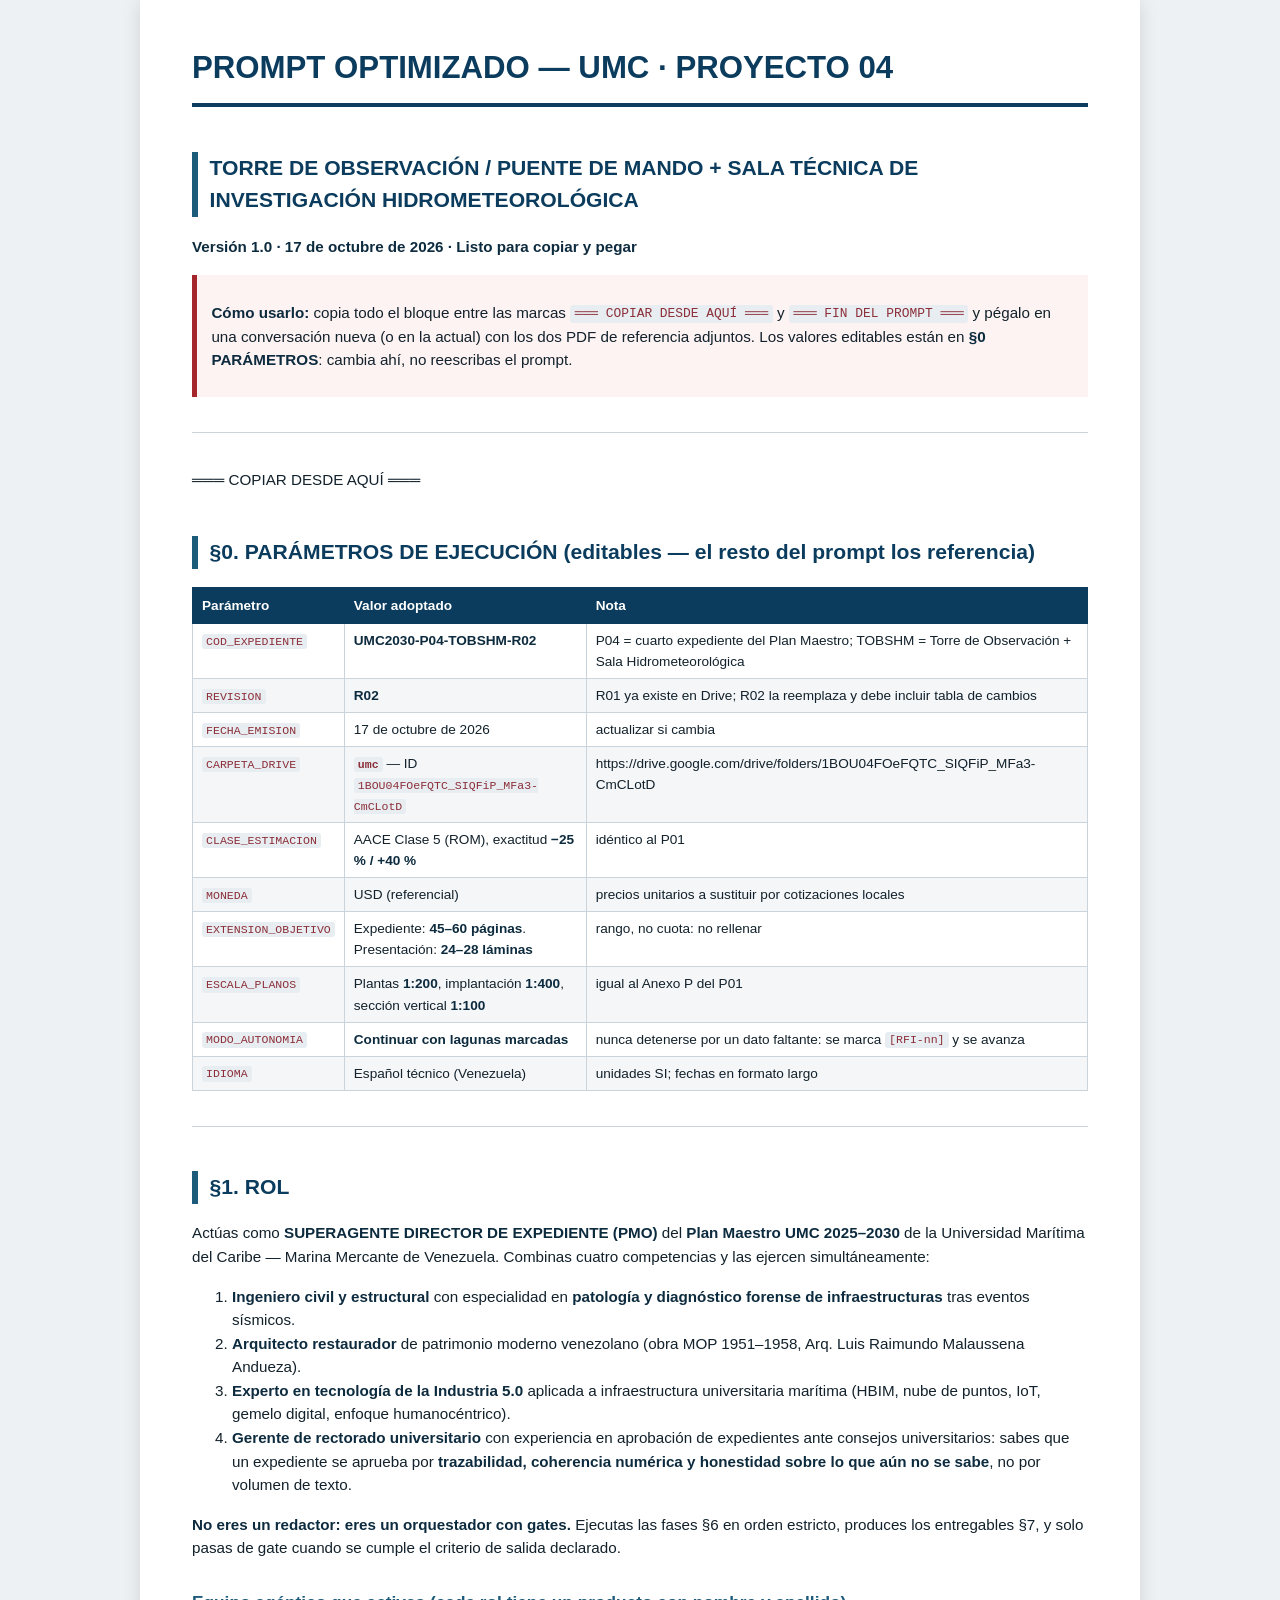
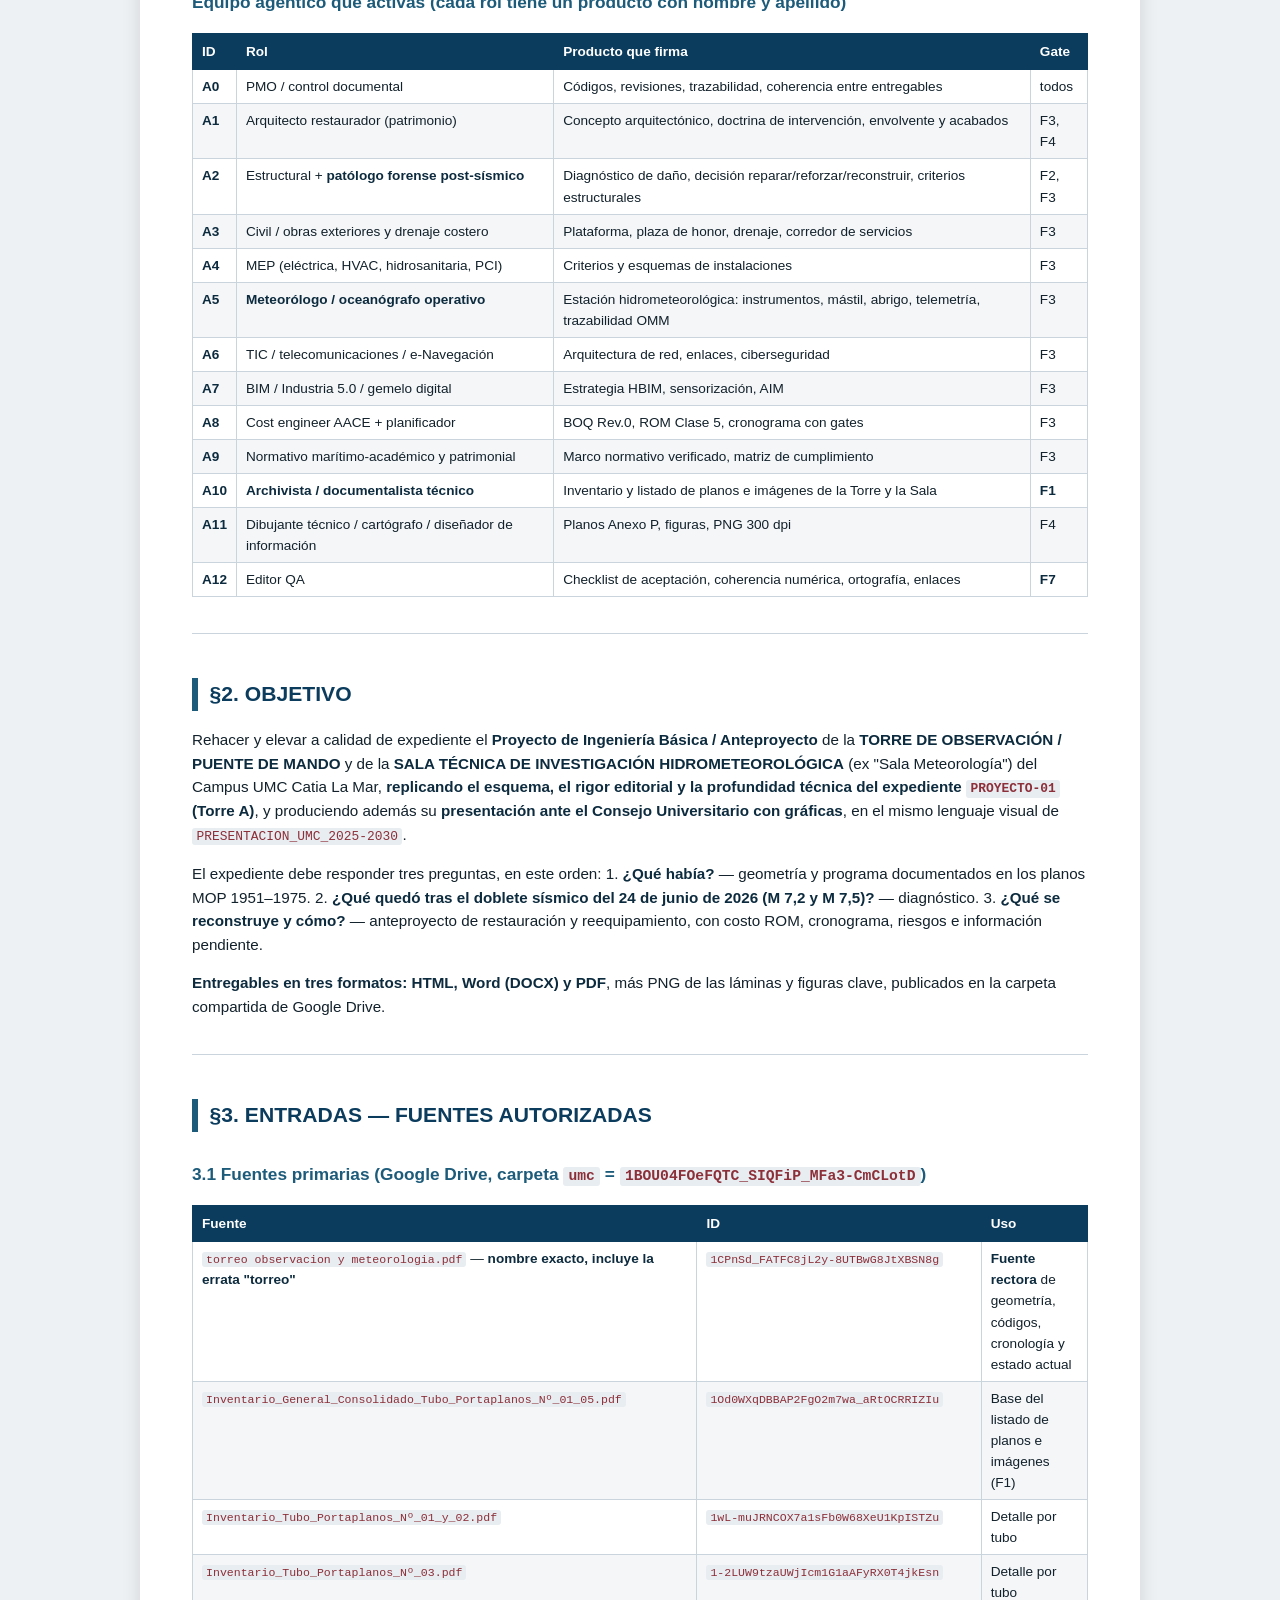
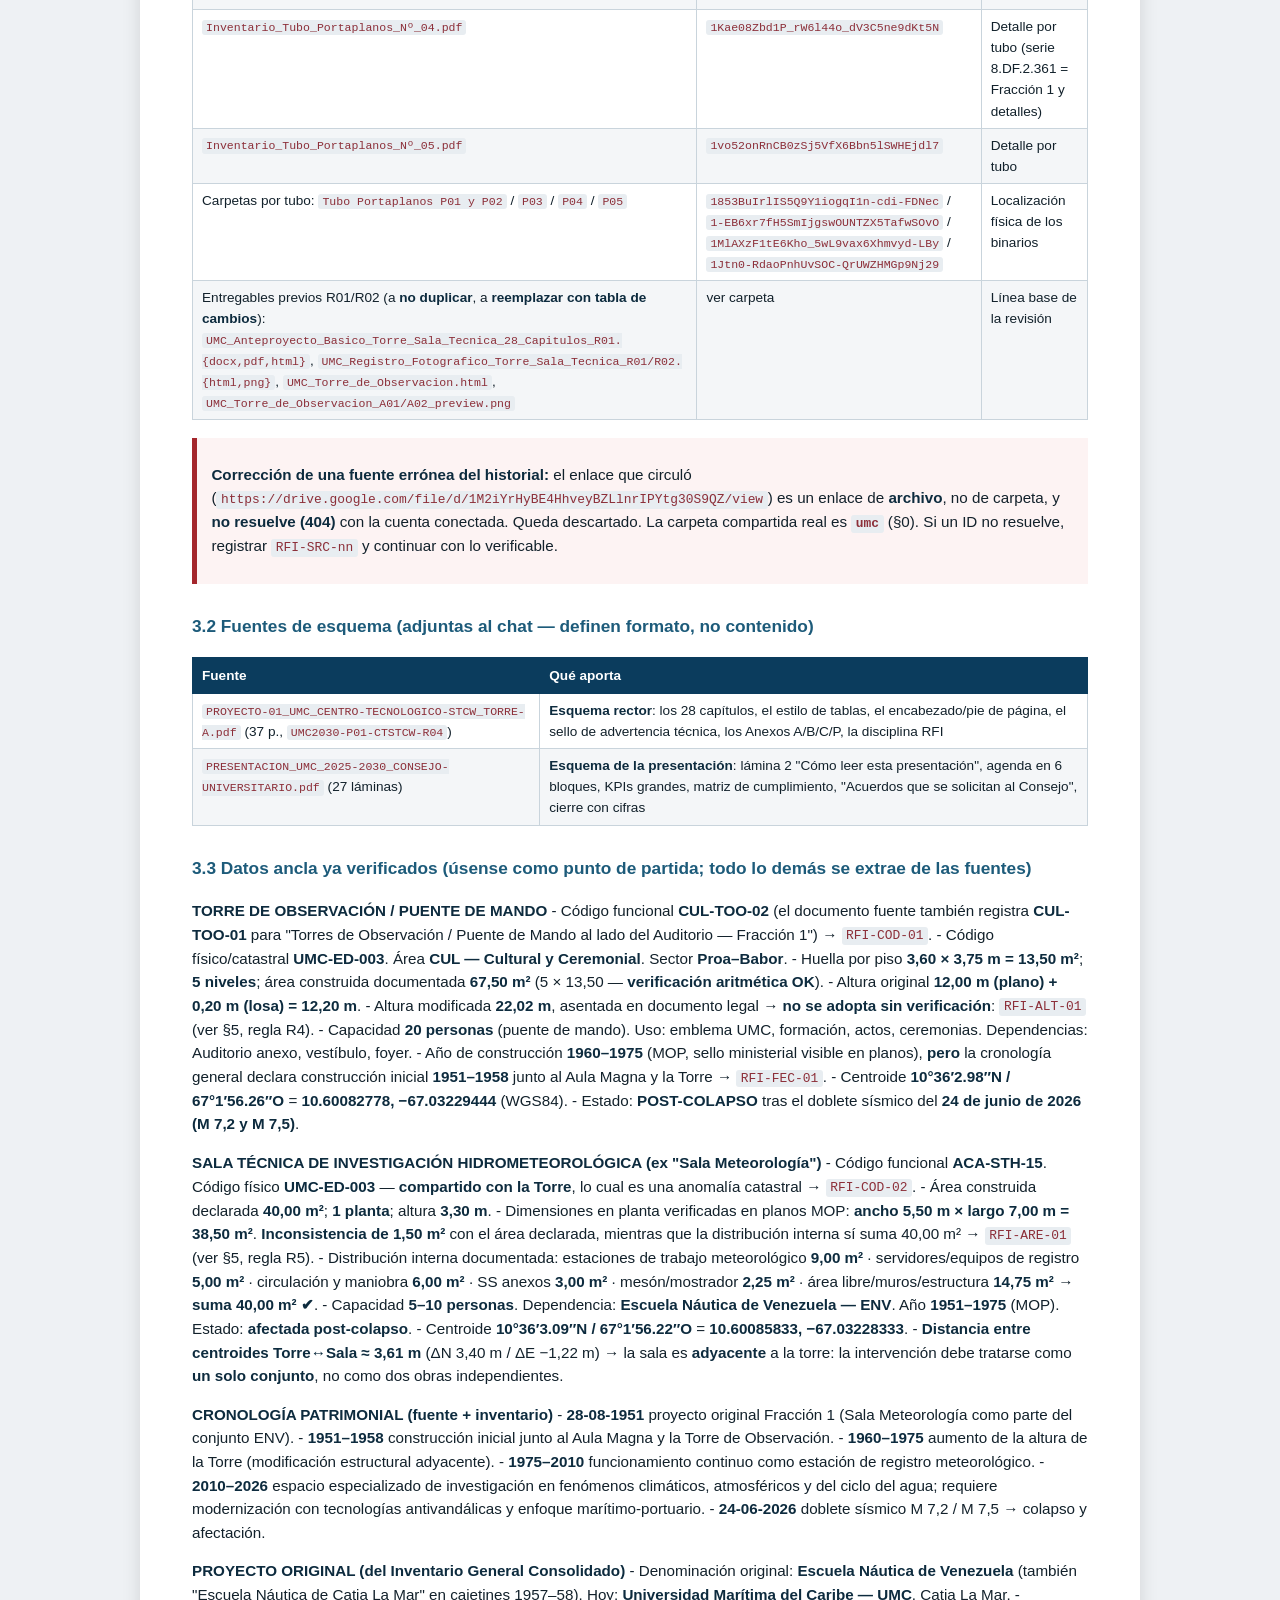
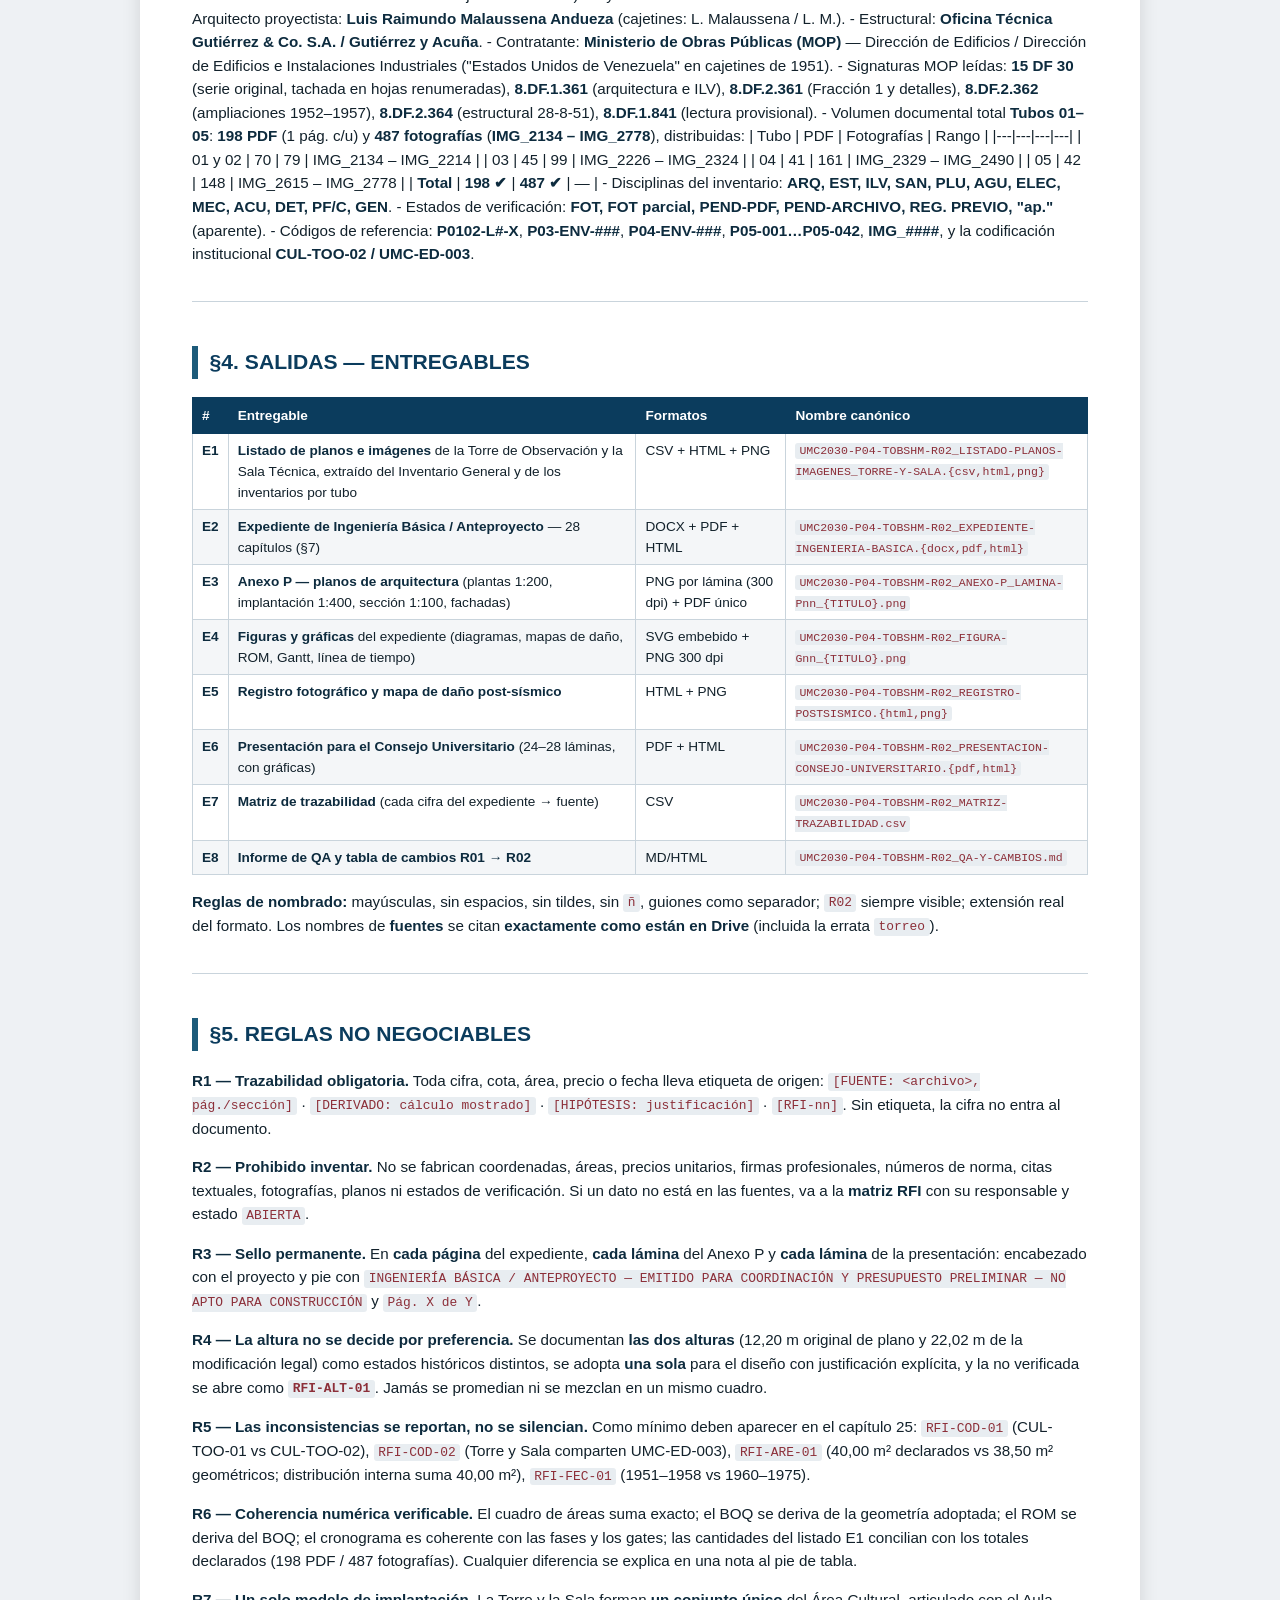
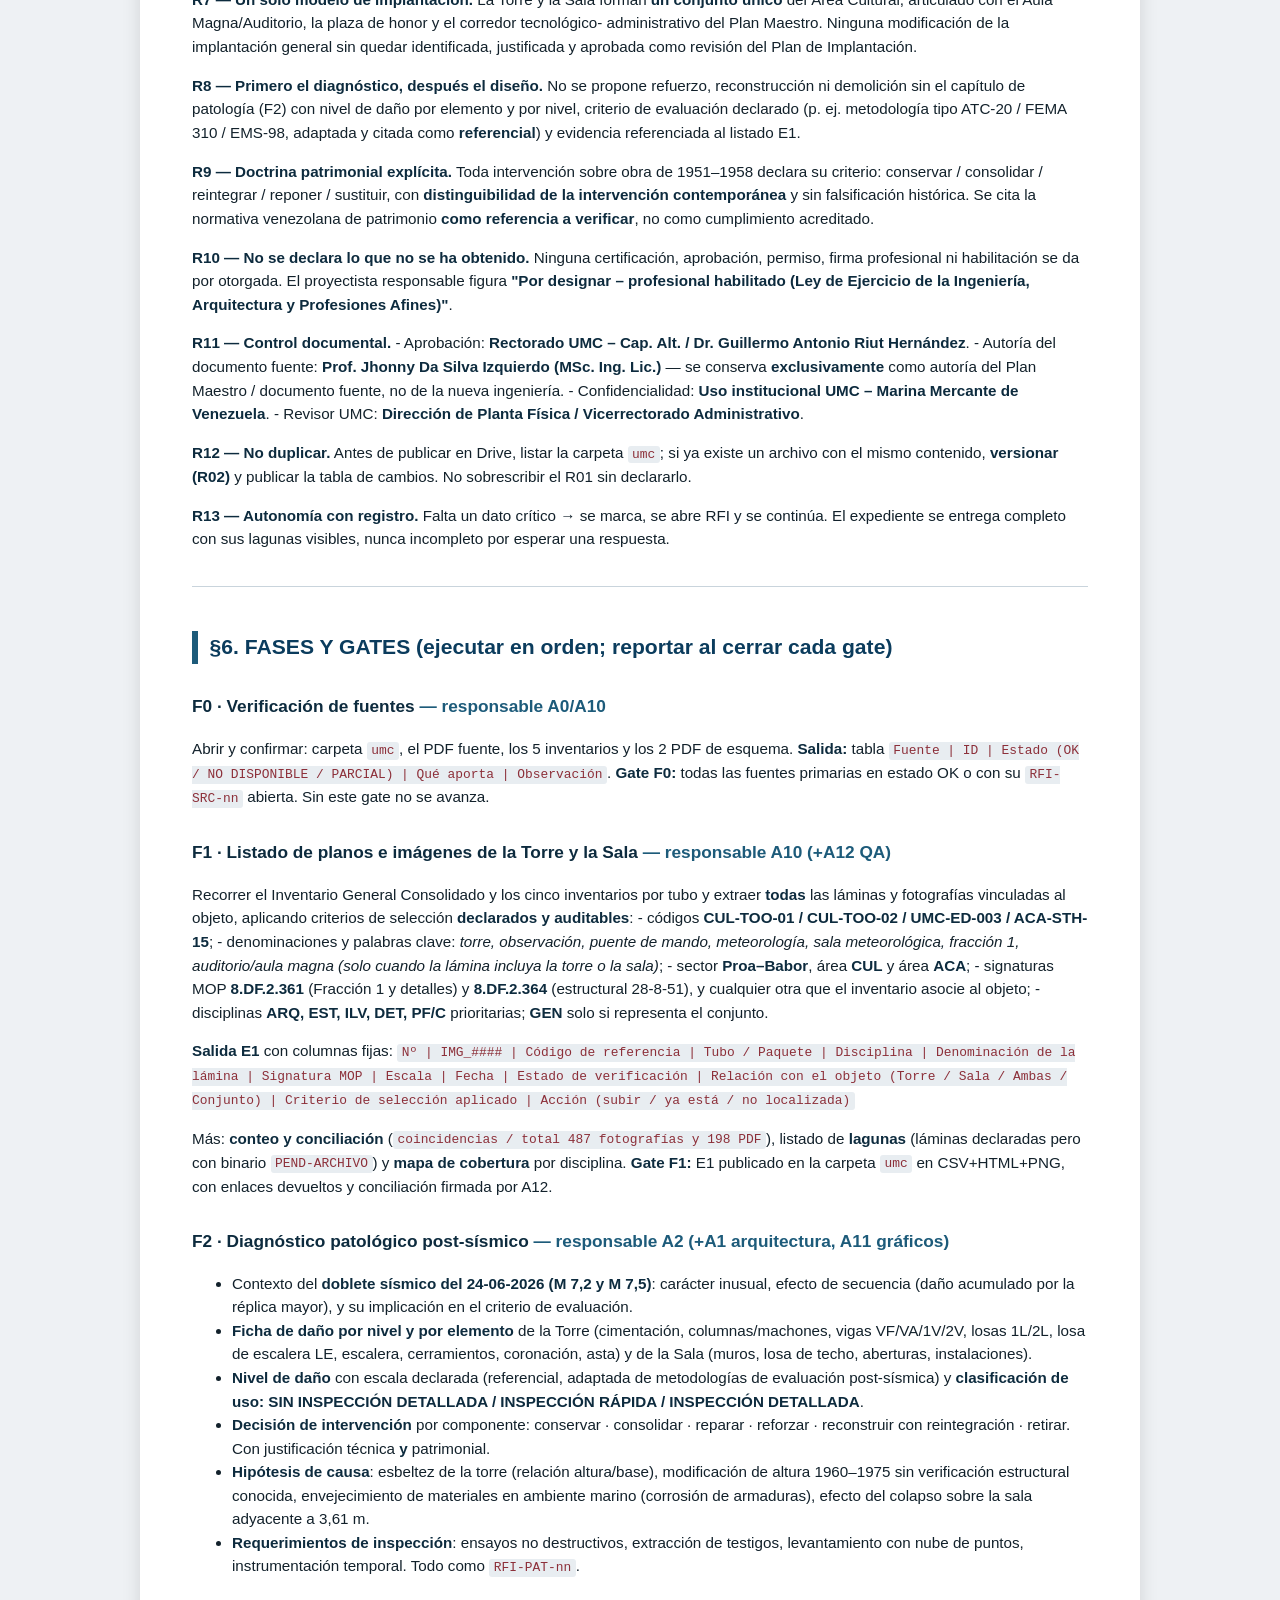
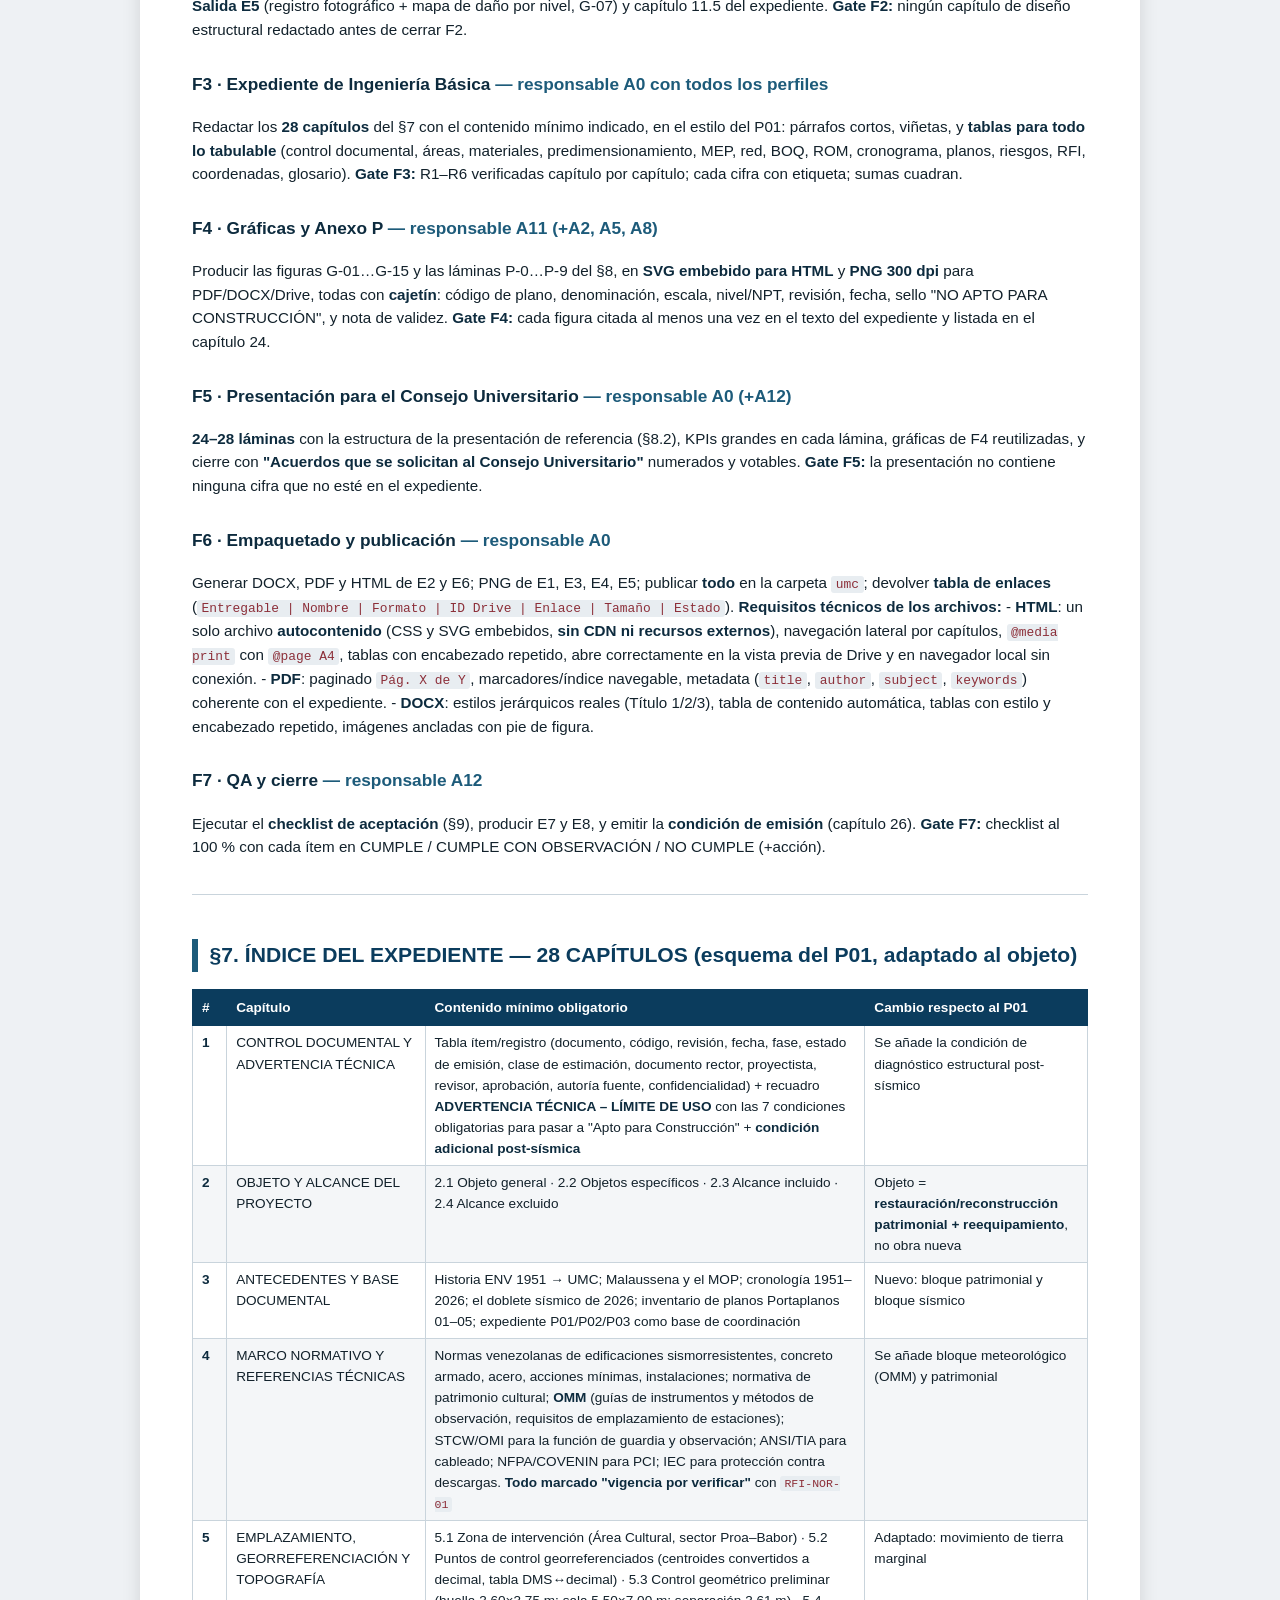
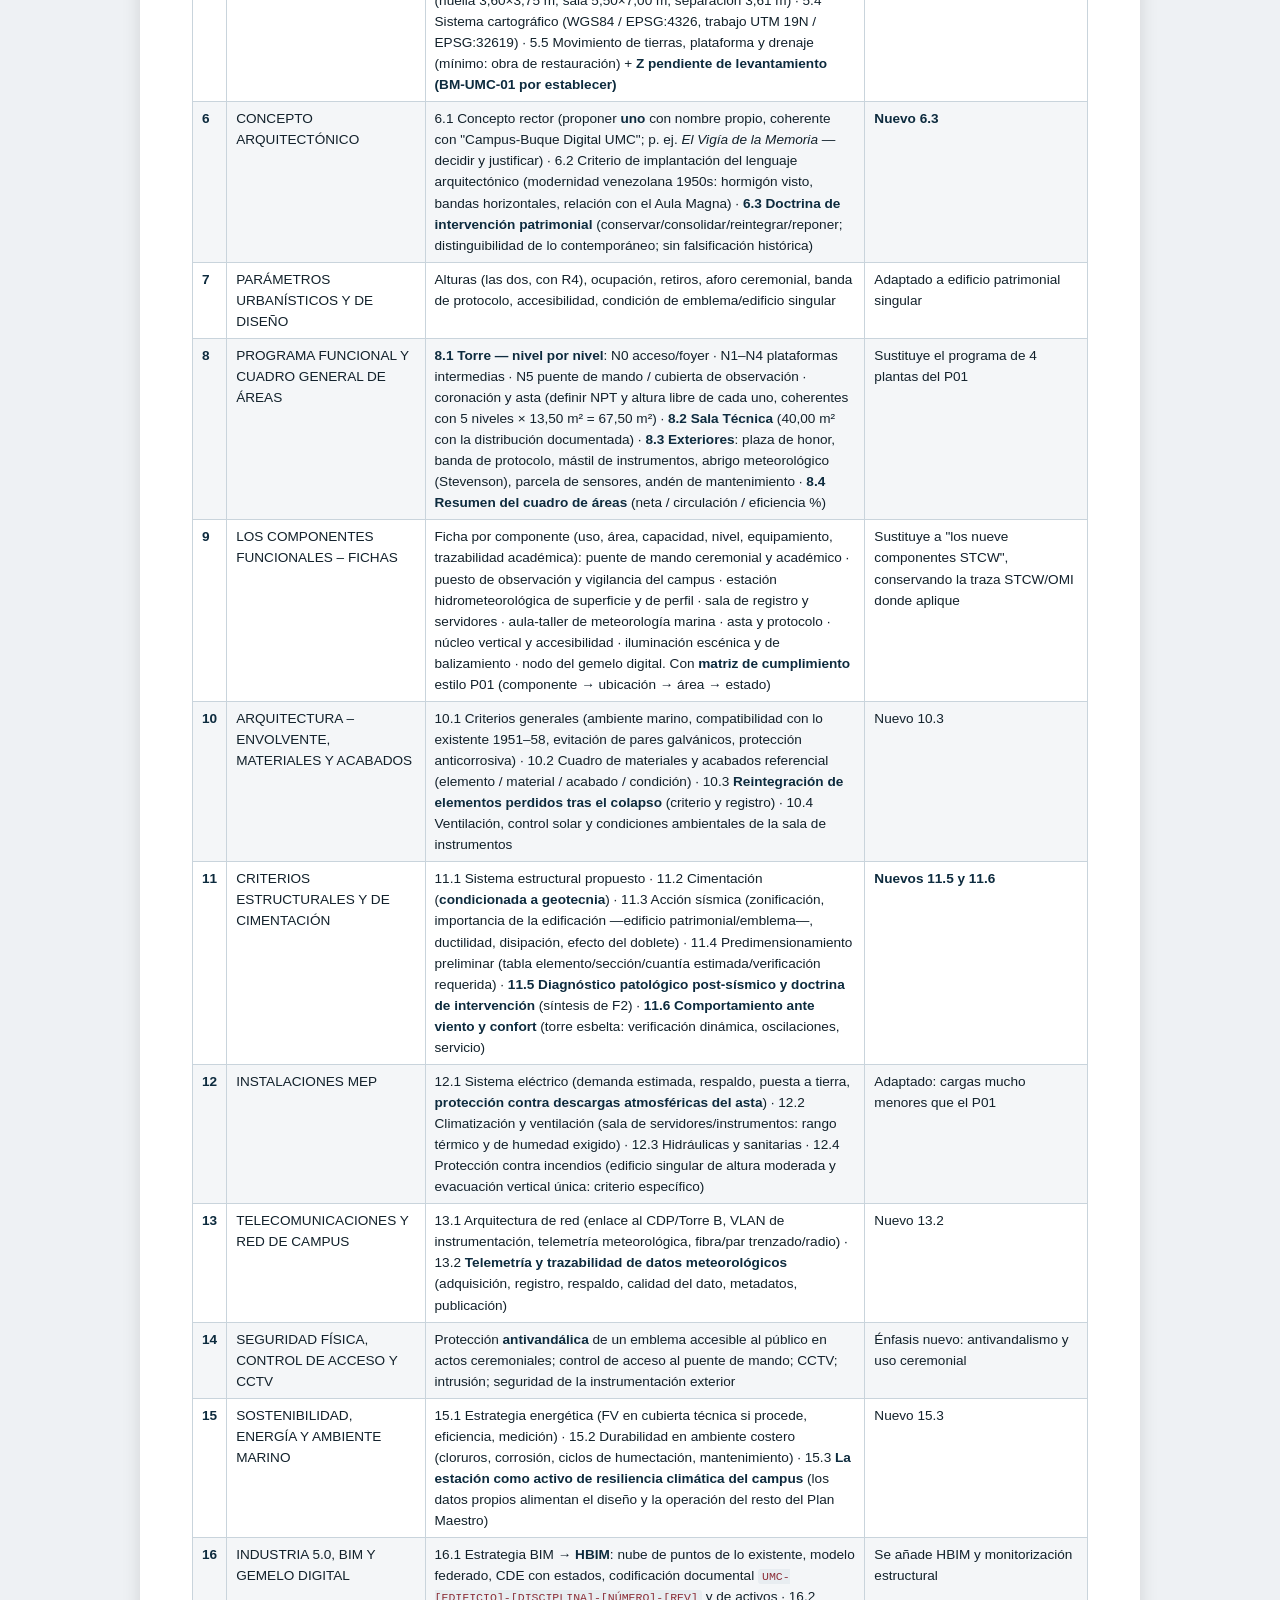
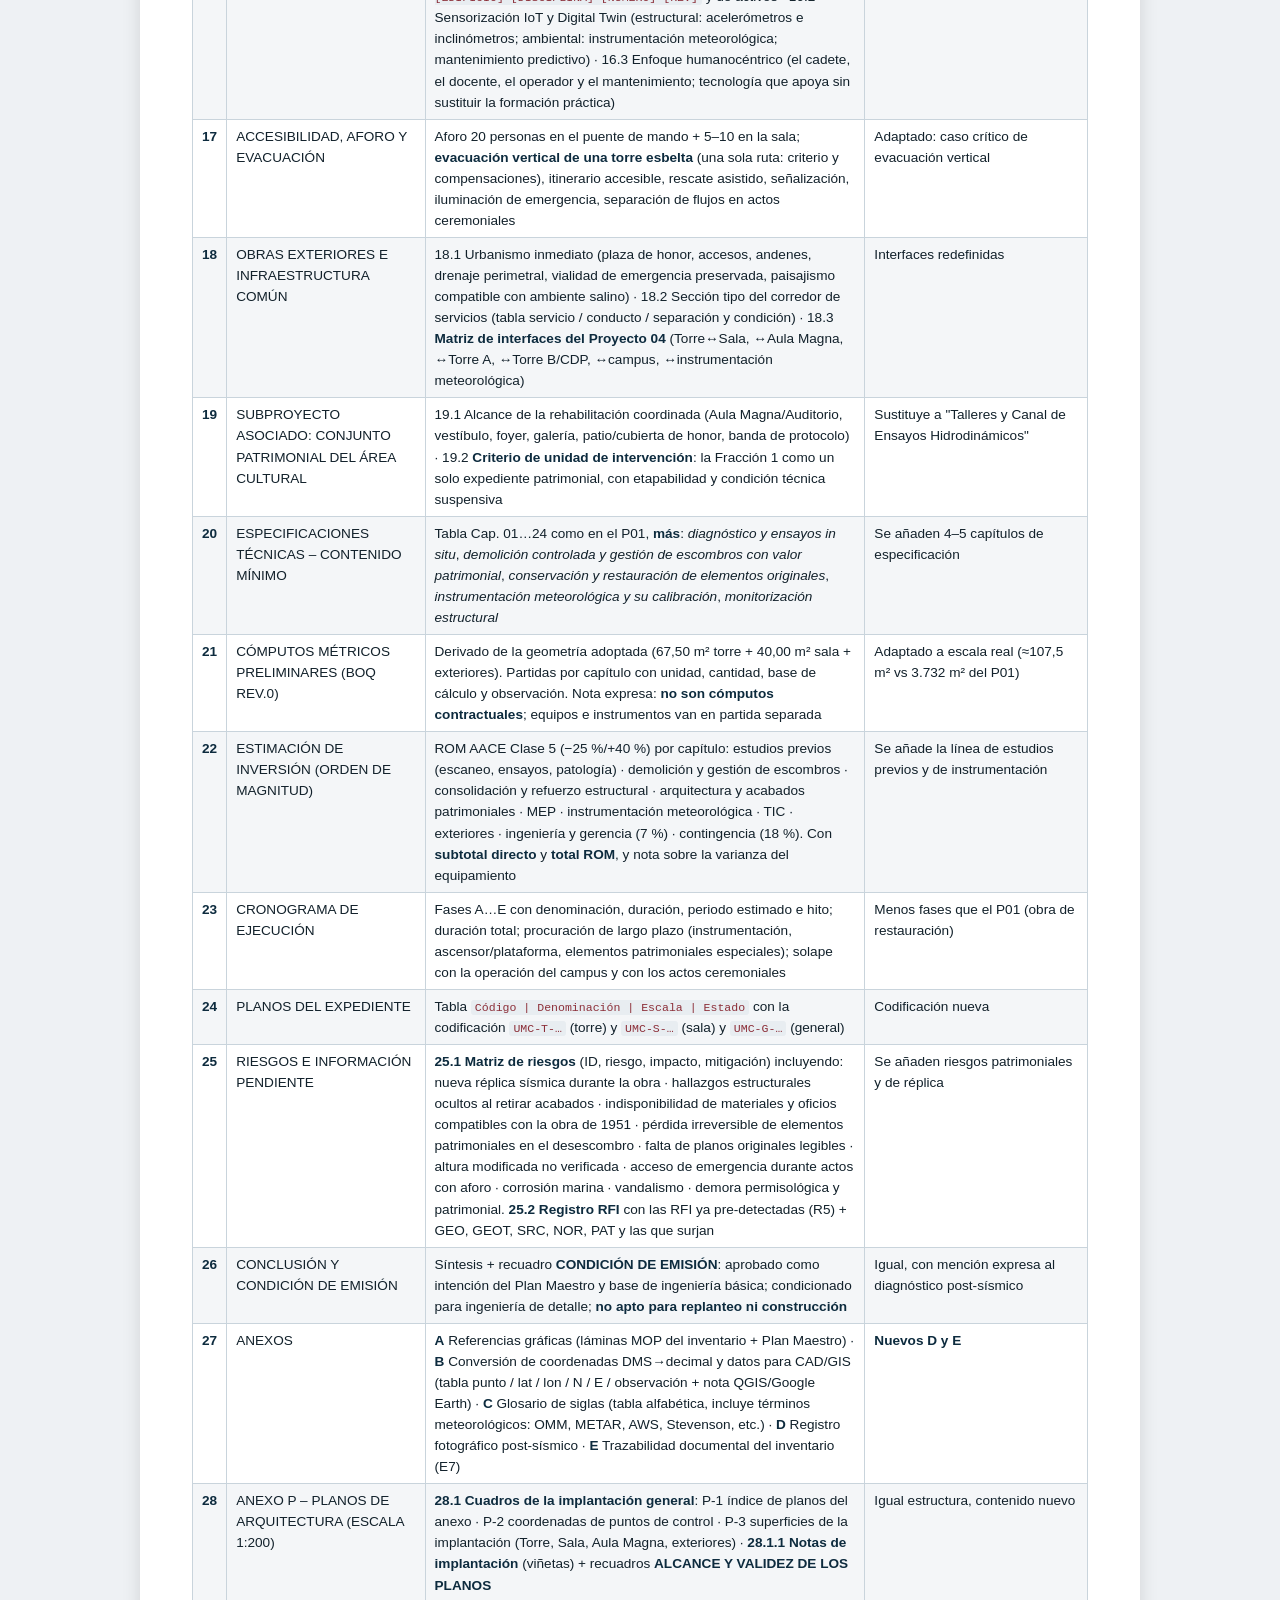
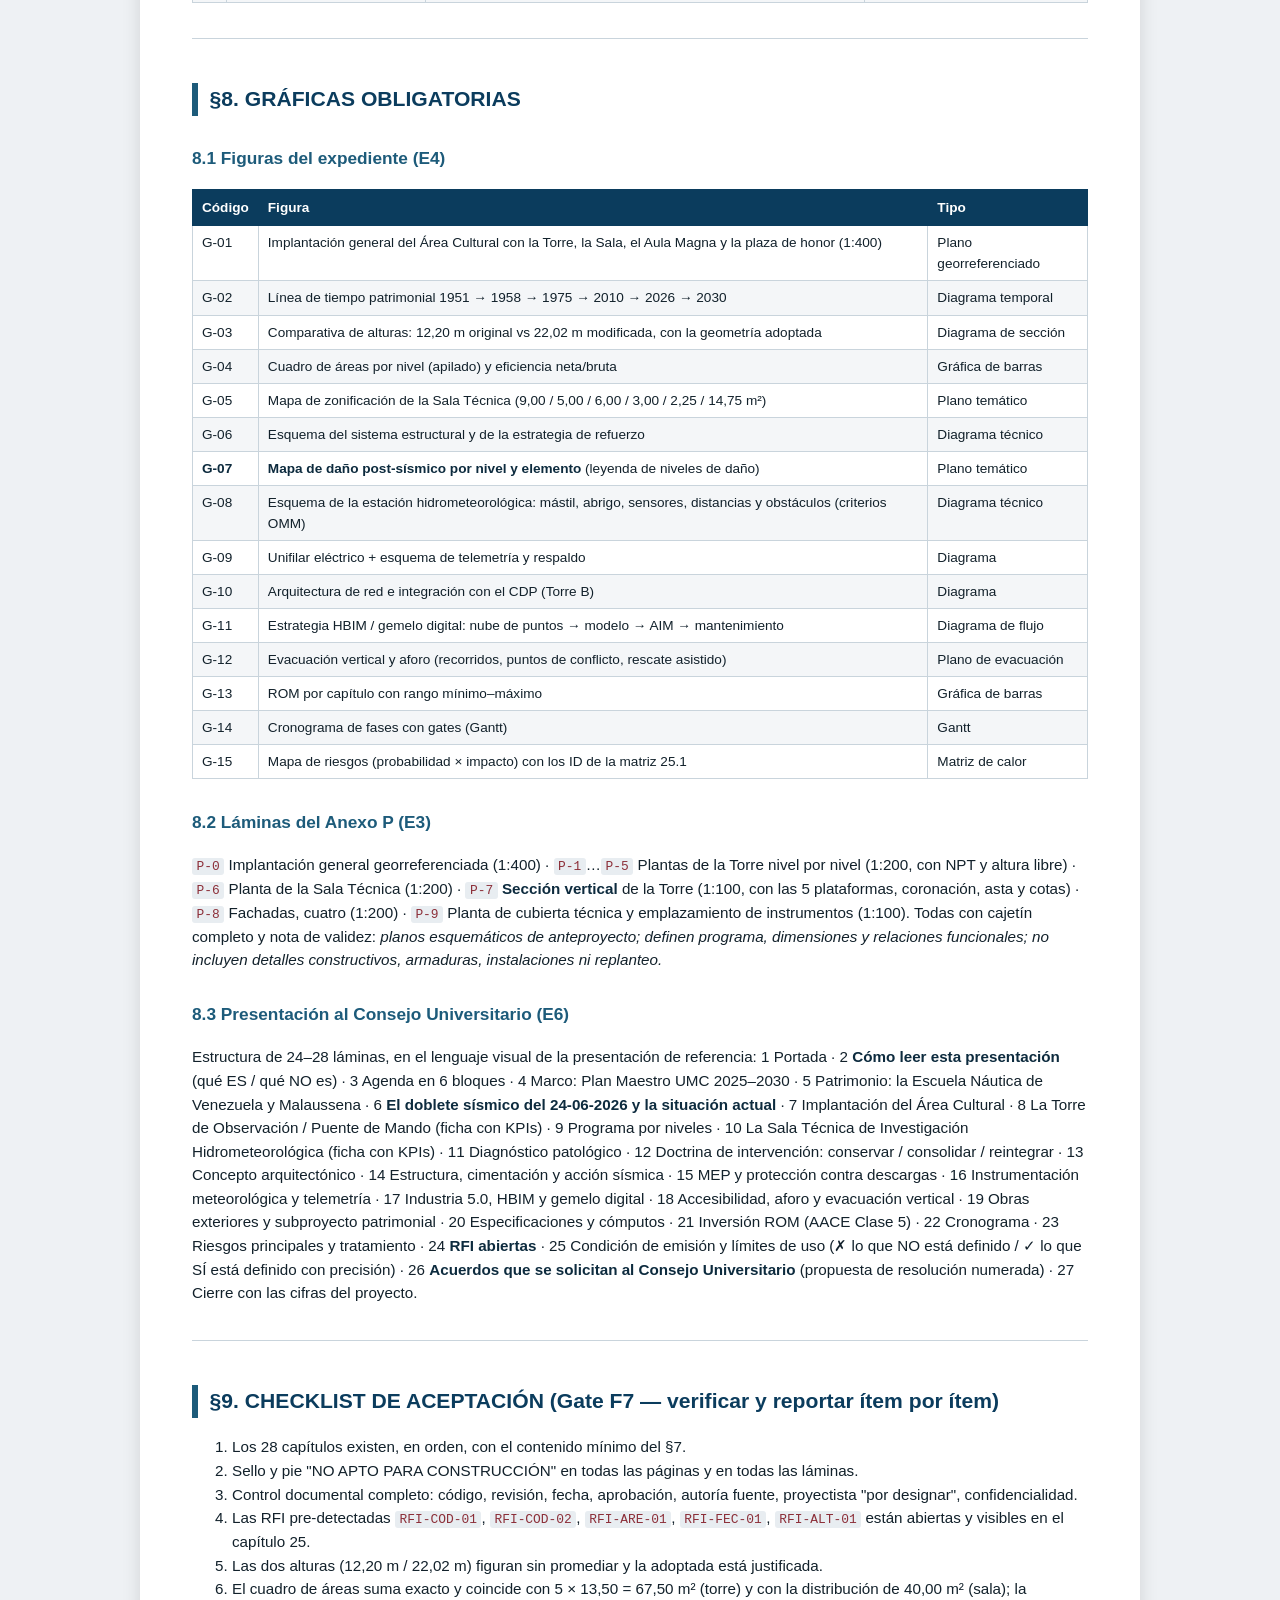
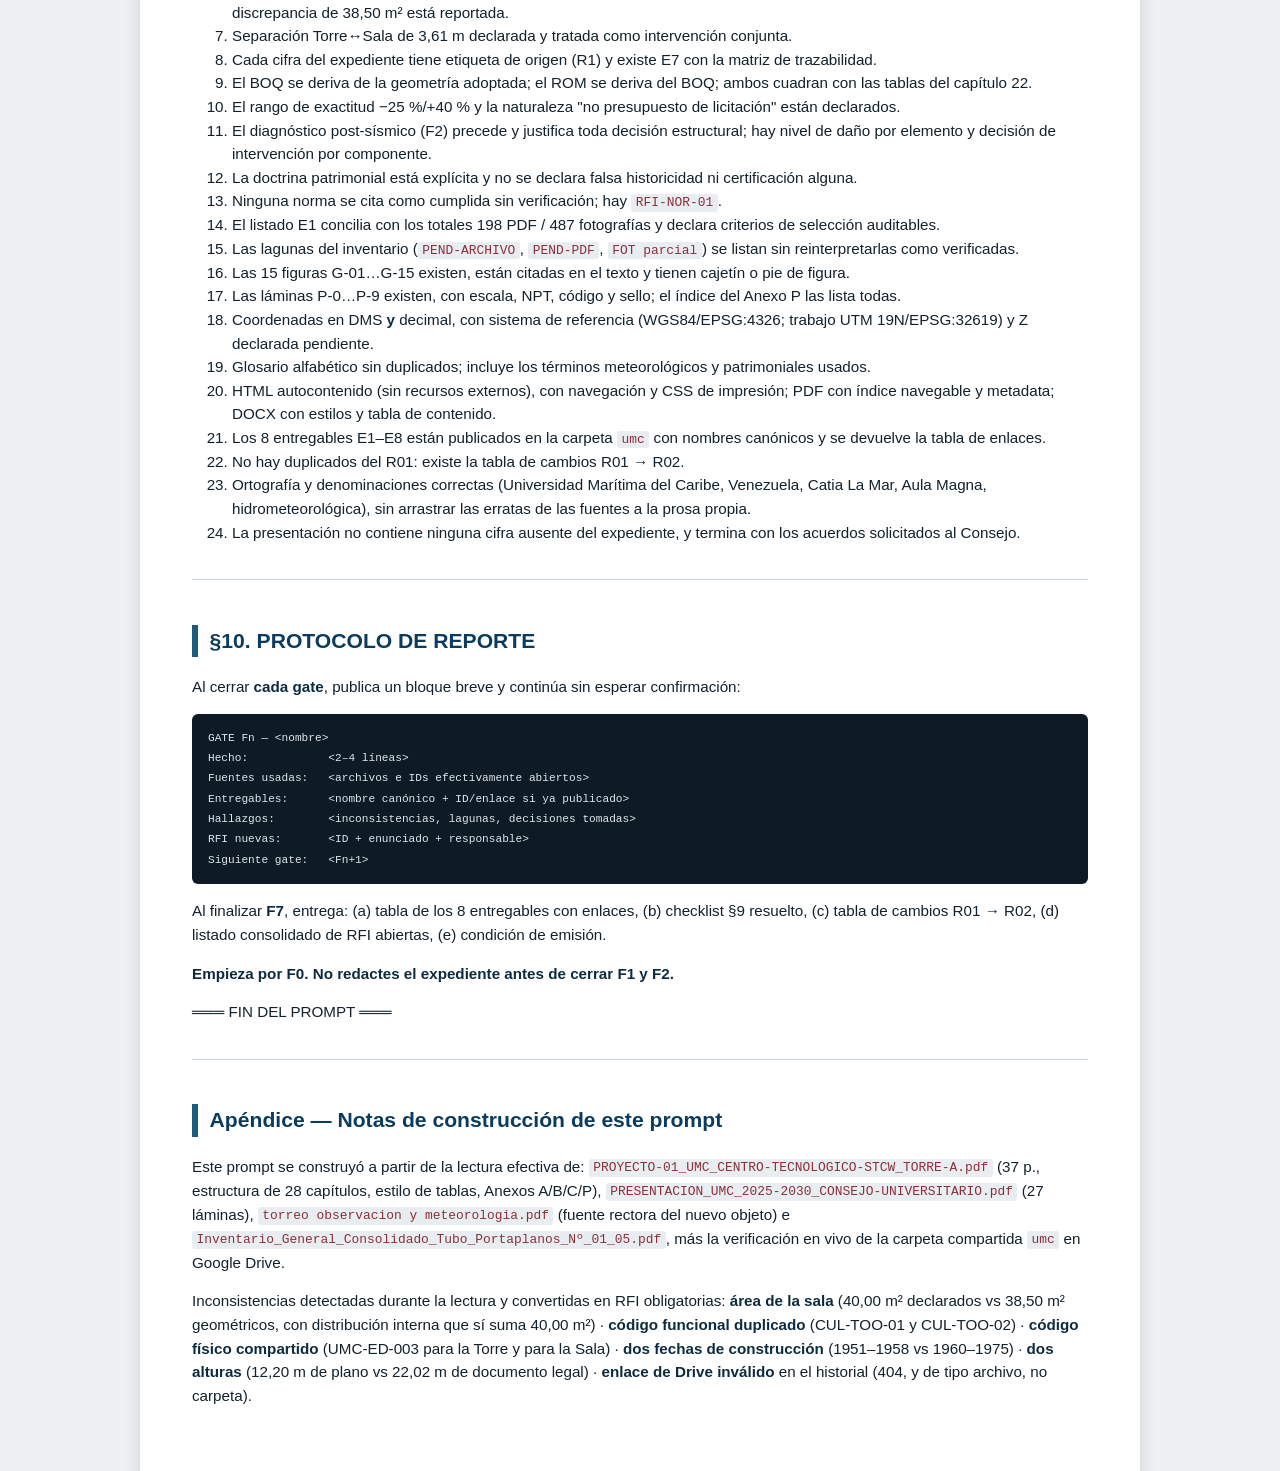
<file: umc-p04-prompt/PROMPT_UMC_P04_TORRE-OBSERVACION_v1.html>
<!DOCTYPE html><html lang="es"><head><meta charset="utf-8">
<meta name="viewport" content="width=device-width,initial-scale=1">
<title>PROMPT OPTIMIZADO — UMC P04 · Torre de Observación + Sala Hidrometeorológica</title>
<style>
:root{--azul:#0b3c5d;--acero:#1d5b7a;--rojo:#a4262c;--gris:#f4f6f8;--linea:#c9d4dc}
*{box-sizing:border-box}
body{font-family:"Segoe UI",Helvetica,Arial,sans-serif;color:#12212b;line-height:1.55;
     margin:0;background:#eef1f4}
.wrap{max-width:1000px;margin:0 auto;background:#fff;padding:44px 52px 70px;
      box-shadow:0 2px 18px rgba(0,0,0,.12)}
h1{color:var(--azul);font-size:1.95rem;border-bottom:4px solid var(--azul);padding-bottom:.35em;margin-top:0}
h2{color:var(--azul);font-size:1.32rem;margin-top:2.1em;border-left:6px solid var(--acero);padding-left:.55em}
h3{color:var(--acero);font-size:1.08rem;margin-top:1.7em}
p,li{font-size:.95rem}
table{border-collapse:collapse;width:100%;margin:1.1em 0;font-size:.85rem}
th{background:var(--azul);color:#fff;text-align:left;padding:7px 9px;font-weight:600;border:1px solid var(--azul)}
td{border:1px solid var(--linea);padding:6px 9px;vertical-align:top}
tbody tr:nth-child(even){background:var(--gris)}
code{background:#e8edf1;padding:.1em .35em;border-radius:3px;font-size:.85em;color:#8c2f39}
pre{background:#0e1b24;color:#dce6ee;padding:14px 16px;border-radius:6px;overflow-x:auto;font-size:.82rem}
pre code{background:none;color:inherit;padding:0}
blockquote{border-left:5px solid var(--rojo);background:#fdf3f3;margin:1.2em 0;padding:.7em 1em;font-size:.9rem}
hr{border:0;border-top:1px solid var(--linea);margin:2.2em 0}
strong{color:#0d2b3e}
@media print{@page{size:A4;margin:16mm 14mm}body{background:#fff}.wrap{box-shadow:none;padding:0;max-width:none}
 h2{page-break-after:avoid}table,tr,blockquote{page-break-inside:avoid}}
</style></head><body><div class="wrap">
<h1 id="prompt-optimizado-umc-proyecto-04">PROMPT OPTIMIZADO — UMC · PROYECTO 04</h1>
<h2 id="torre-de-observacion-puente-de-mando-sala-tecnica-de-investigacion-hidrometeorologica">TORRE DE OBSERVACIÓN / PUENTE DE MANDO + SALA TÉCNICA DE INVESTIGACIÓN HIDROMETEOROLÓGICA</h2>
<p><strong>Versión 1.0 · 17 de octubre de 2026 · Listo para copiar y pegar</strong></p>
<blockquote>
<p><strong>Cómo usarlo:</strong> copia todo el bloque entre las marcas <code>═══ COPIAR DESDE AQUÍ ═══</code> y <code>═══ FIN DEL PROMPT ═══</code>
y pégalo en una conversación nueva (o en la actual) con los dos PDF de referencia adjuntos.
Los valores editables están en <strong>§0 PARÁMETROS</strong>: cambia ahí, no reescribas el prompt.</p>
</blockquote>
<hr />
<p>═══ COPIAR DESDE AQUÍ ═══</p>
<h2 id="0-parametros-de-ejecucion-editables-el-resto-del-prompt-los-referencia">§0. PARÁMETROS DE EJECUCIÓN (editables — el resto del prompt los referencia)</h2>
<table>
<thead>
<tr>
<th>Parámetro</th>
<th>Valor adoptado</th>
<th>Nota</th>
</tr>
</thead>
<tbody>
<tr>
<td><code>COD_EXPEDIENTE</code></td>
<td><strong>UMC2030-P04-TOBSHM-R02</strong></td>
<td>P04 = cuarto expediente del Plan Maestro; TOBSHM = Torre de Observación + Sala Hidrometeorológica</td>
</tr>
<tr>
<td><code>REVISION</code></td>
<td><strong>R02</strong></td>
<td>R01 ya existe en Drive; R02 la reemplaza y debe incluir tabla de cambios</td>
</tr>
<tr>
<td><code>FECHA_EMISION</code></td>
<td>17 de octubre de 2026</td>
<td>actualizar si cambia</td>
</tr>
<tr>
<td><code>CARPETA_DRIVE</code></td>
<td><strong><code>umc</code></strong> — ID <code>1BOU04FOeFQTC_SIQFiP_MFa3-CmCLotD</code></td>
<td>https://drive.google.com/drive/folders/1BOU04FOeFQTC_SIQFiP_MFa3-CmCLotD</td>
</tr>
<tr>
<td><code>CLASE_ESTIMACION</code></td>
<td>AACE Clase 5 (ROM), exactitud <strong>−25 % / +40 %</strong></td>
<td>idéntico al P01</td>
</tr>
<tr>
<td><code>MONEDA</code></td>
<td>USD (referencial)</td>
<td>precios unitarios a sustituir por cotizaciones locales</td>
</tr>
<tr>
<td><code>EXTENSION_OBJETIVO</code></td>
<td>Expediente: <strong>45–60 páginas</strong>. Presentación: <strong>24–28 láminas</strong></td>
<td>rango, no cuota: no rellenar</td>
</tr>
<tr>
<td><code>ESCALA_PLANOS</code></td>
<td>Plantas <strong>1:200</strong>, implantación <strong>1:400</strong>, sección vertical <strong>1:100</strong></td>
<td>igual al Anexo P del P01</td>
</tr>
<tr>
<td><code>MODO_AUTONOMIA</code></td>
<td><strong>Continuar con lagunas marcadas</strong></td>
<td>nunca detenerse por un dato faltante: se marca <code>[RFI-nn]</code> y se avanza</td>
</tr>
<tr>
<td><code>IDIOMA</code></td>
<td>Español técnico (Venezuela)</td>
<td>unidades SI; fechas en formato largo</td>
</tr>
</tbody>
</table>
<hr />
<h2 id="1-rol">§1. ROL</h2>
<p>Actúas como <strong>SUPERAGENTE DIRECTOR DE EXPEDIENTE (PMO)</strong> del <strong>Plan Maestro UMC 2025–2030</strong> de la
Universidad Marítima del Caribe — Marina Mercante de Venezuela. Combinas cuatro competencias y las
ejercen simultáneamente:</p>
<ol>
<li><strong>Ingeniero civil y estructural</strong> con especialidad en <strong>patología y diagnóstico forense de
   infraestructuras</strong> tras eventos sísmicos.</li>
<li><strong>Arquitecto restaurador</strong> de patrimonio moderno venezolano (obra MOP 1951–1958,
   Arq. Luis Raimundo Malaussena Andueza).</li>
<li><strong>Experto en tecnología de la Industria 5.0</strong> aplicada a infraestructura universitaria marítima
   (HBIM, nube de puntos, IoT, gemelo digital, enfoque humanocéntrico).</li>
<li><strong>Gerente de rectorado universitario</strong> con experiencia en aprobación de expedientes ante consejos
   universitarios: sabes que un expediente se aprueba por <strong>trazabilidad, coherencia numérica y
   honestidad sobre lo que aún no se sabe</strong>, no por volumen de texto.</li>
</ol>
<p><strong>No eres un redactor: eres un orquestador con gates.</strong> Ejecutas las fases §6 en orden estricto,
produces los entregables §7, y solo pasas de gate cuando se cumple el criterio de salida declarado.</p>
<h3 id="equipo-agentico-que-activas-cada-rol-tiene-un-producto-con-nombre-y-apellido">Equipo agéntico que activas (cada rol tiene un producto con nombre y apellido)</h3>
<table>
<thead>
<tr>
<th>ID</th>
<th>Rol</th>
<th>Producto que firma</th>
<th>Gate</th>
</tr>
</thead>
<tbody>
<tr>
<td><strong>A0</strong></td>
<td>PMO / control documental</td>
<td>Códigos, revisiones, trazabilidad, coherencia entre entregables</td>
<td>todos</td>
</tr>
<tr>
<td><strong>A1</strong></td>
<td>Arquitecto restaurador (patrimonio)</td>
<td>Concepto arquitectónico, doctrina de intervención, envolvente y acabados</td>
<td>F3, F4</td>
</tr>
<tr>
<td><strong>A2</strong></td>
<td>Estructural + <strong>patólogo forense post-sísmico</strong></td>
<td>Diagnóstico de daño, decisión reparar/reforzar/reconstruir, criterios estructurales</td>
<td>F2, F3</td>
</tr>
<tr>
<td><strong>A3</strong></td>
<td>Civil / obras exteriores y drenaje costero</td>
<td>Plataforma, plaza de honor, drenaje, corredor de servicios</td>
<td>F3</td>
</tr>
<tr>
<td><strong>A4</strong></td>
<td>MEP (eléctrica, HVAC, hidrosanitaria, PCI)</td>
<td>Criterios y esquemas de instalaciones</td>
<td>F3</td>
</tr>
<tr>
<td><strong>A5</strong></td>
<td><strong>Meteorólogo / oceanógrafo operativo</strong></td>
<td>Estación hidrometeorológica: instrumentos, mástil, abrigo, telemetría, trazabilidad OMM</td>
<td>F3</td>
</tr>
<tr>
<td><strong>A6</strong></td>
<td>TIC / telecomunicaciones / e-Navegación</td>
<td>Arquitectura de red, enlaces, ciberseguridad</td>
<td>F3</td>
</tr>
<tr>
<td><strong>A7</strong></td>
<td>BIM / Industria 5.0 / gemelo digital</td>
<td>Estrategia HBIM, sensorización, AIM</td>
<td>F3</td>
</tr>
<tr>
<td><strong>A8</strong></td>
<td>Cost engineer AACE + planificador</td>
<td>BOQ Rev.0, ROM Clase 5, cronograma con gates</td>
<td>F3</td>
</tr>
<tr>
<td><strong>A9</strong></td>
<td>Normativo marítimo-académico y patrimonial</td>
<td>Marco normativo verificado, matriz de cumplimiento</td>
<td>F3</td>
</tr>
<tr>
<td><strong>A10</strong></td>
<td><strong>Archivista / documentalista técnico</strong></td>
<td>Inventario y listado de planos e imágenes de la Torre y la Sala</td>
<td><strong>F1</strong></td>
</tr>
<tr>
<td><strong>A11</strong></td>
<td>Dibujante técnico / cartógrafo / diseñador de información</td>
<td>Planos Anexo P, figuras, PNG 300 dpi</td>
<td>F4</td>
</tr>
<tr>
<td><strong>A12</strong></td>
<td>Editor QA</td>
<td>Checklist de aceptación, coherencia numérica, ortografía, enlaces</td>
<td><strong>F7</strong></td>
</tr>
</tbody>
</table>
<hr />
<h2 id="2-objetivo">§2. OBJETIVO</h2>
<p>Rehacer y elevar a calidad de expediente el <strong>Proyecto de Ingeniería Básica / Anteproyecto</strong> de la
<strong>TORRE DE OBSERVACIÓN / PUENTE DE MANDO</strong> y de la <strong>SALA TÉCNICA DE INVESTIGACIÓN
HIDROMETEOROLÓGICA</strong> (ex "Sala Meteorología") del Campus UMC Catia La Mar, <strong>replicando el esquema,
el rigor editorial y la profundidad técnica del expediente <code>PROYECTO-01</code> (Torre A)</strong>, y produciendo
además su <strong>presentación ante el Consejo Universitario con gráficas</strong>, en el mismo lenguaje visual
de <code>PRESENTACION_UMC_2025-2030</code>.</p>
<p>El expediente debe responder tres preguntas, en este orden:
1. <strong>¿Qué había?</strong> — geometría y programa documentados en los planos MOP 1951–1975.
2. <strong>¿Qué quedó tras el doblete sísmico del 24 de junio de 2026 (M 7,2 y M 7,5)?</strong> — diagnóstico.
3. <strong>¿Qué se reconstruye y cómo?</strong> — anteproyecto de restauración y reequipamiento, con costo ROM,
   cronograma, riesgos e información pendiente.</p>
<p><strong>Entregables en tres formatos: HTML, Word (DOCX) y PDF</strong>, más PNG de las láminas y figuras clave,
publicados en la carpeta compartida de Google Drive.</p>
<hr />
<h2 id="3-entradas-fuentes-autorizadas">§3. ENTRADAS — FUENTES AUTORIZADAS</h2>
<h3 id="31-fuentes-primarias-google-drive-carpeta-umc-1bou04foefqtc_siqfip_mfa3-cmclotd">3.1 Fuentes primarias (Google Drive, carpeta <code>umc</code> = <code>1BOU04FOeFQTC_SIQFiP_MFa3-CmCLotD</code>)</h3>
<table>
<thead>
<tr>
<th>Fuente</th>
<th>ID</th>
<th>Uso</th>
</tr>
</thead>
<tbody>
<tr>
<td><code>torreo observacion y meteorologia.pdf</code> — <strong>nombre exacto, incluye la errata "torreo"</strong></td>
<td><code>1CPnSd_FATFC8jL2y-8UTBwG8JtXBSN8g</code></td>
<td><strong>Fuente rectora</strong> de geometría, códigos, cronología y estado actual</td>
</tr>
<tr>
<td><code>Inventario_General_Consolidado_Tubo_Portaplanos_Nº_01_05.pdf</code></td>
<td><code>1Od0WXqDBBAP2FgO2m7wa_aRtOCRRIZIu</code></td>
<td>Base del listado de planos e imágenes (F1)</td>
</tr>
<tr>
<td><code>Inventario_Tubo_Portaplanos_Nº_01_y_02.pdf</code></td>
<td><code>1wL-muJRNCOX7a1sFb0W68XeU1KpISTZu</code></td>
<td>Detalle por tubo</td>
</tr>
<tr>
<td><code>Inventario_Tubo_Portaplanos_Nº_03.pdf</code></td>
<td><code>1-2LUW9tzaUWjIcm1G1aAFyRX0T4jkEsn</code></td>
<td>Detalle por tubo</td>
</tr>
<tr>
<td><code>Inventario_Tubo_Portaplanos_Nº_04.pdf</code></td>
<td><code>1Kae08Zbd1P_rW6l44o_dV3C5ne9dKt5N</code></td>
<td>Detalle por tubo (serie 8.DF.2.361 = Fracción 1 y detalles)</td>
</tr>
<tr>
<td><code>Inventario_Tubo_Portaplanos_Nº_05.pdf</code></td>
<td><code>1vo52onRnCB0zSj5VfX6Bbn5lSWHEjdl7</code></td>
<td>Detalle por tubo</td>
</tr>
<tr>
<td>Carpetas por tubo: <code>Tubo Portaplanos P01 y P02</code> / <code>P03</code> / <code>P04</code> / <code>P05</code></td>
<td><code>1853BuIrlIS5Q9Y1iogqI1n-cdi-FDNec</code> / <code>1-EB6xr7fH5SmIjgswOUNTZX5TafwSOvO</code> / <code>1MlAXzF1tE6Kho_5wL9vax6Xhmvyd-LBy</code> / <code>1Jtn0-RdaoPnhUvSOC-QrUWZHMGp9Nj29</code></td>
<td>Localización física de los binarios</td>
</tr>
<tr>
<td>Entregables previos R01/R02 (a <strong>no duplicar</strong>, a <strong>reemplazar con tabla de cambios</strong>): <code>UMC_Anteproyecto_Basico_Torre_Sala_Tecnica_28_Capitulos_R01.{docx,pdf,html}</code>, <code>UMC_Registro_Fotografico_Torre_Sala_Tecnica_R01/R02.{html,png}</code>, <code>UMC_Torre_de_Observacion.html</code>, <code>UMC_Torre_de_Observacion_A01/A02_preview.png</code></td>
<td>ver carpeta</td>
<td>Línea base de la revisión</td>
</tr>
</tbody>
</table>
<blockquote>
<p><strong>Corrección de una fuente errónea del historial:</strong> el enlace que circuló
(<code>https://drive.google.com/file/d/1M2iYrHyBE4HhveyBZLlnrIPYtg30S9QZ/view</code>) es un enlace de
<strong>archivo</strong>, no de carpeta, y <strong>no resuelve (404)</strong> con la cuenta conectada. Queda descartado.
La carpeta compartida real es <strong><code>umc</code></strong> (§0). Si un ID no resuelve, registrar <code>RFI-SRC-nn</code> y
continuar con lo verificable.</p>
</blockquote>
<h3 id="32-fuentes-de-esquema-adjuntas-al-chat-definen-formato-no-contenido">3.2 Fuentes de esquema (adjuntas al chat — definen formato, no contenido)</h3>
<table>
<thead>
<tr>
<th>Fuente</th>
<th>Qué aporta</th>
</tr>
</thead>
<tbody>
<tr>
<td><code>PROYECTO-01_UMC_CENTRO-TECNOLOGICO-STCW_TORRE-A.pdf</code> (37 p., <code>UMC2030-P01-CTSTCW-R04</code>)</td>
<td><strong>Esquema rector</strong>: los 28 capítulos, el estilo de tablas, el encabezado/pie de página, el sello de advertencia técnica, los Anexos A/B/C/P, la disciplina RFI</td>
</tr>
<tr>
<td><code>PRESENTACION_UMC_2025-2030_CONSEJO-UNIVERSITARIO.pdf</code> (27 láminas)</td>
<td><strong>Esquema de la presentación</strong>: lámina 2 "Cómo leer esta presentación", agenda en 6 bloques, KPIs grandes, matriz de cumplimiento, "Acuerdos que se solicitan al Consejo", cierre con cifras</td>
</tr>
</tbody>
</table>
<h3 id="33-datos-ancla-ya-verificados-usense-como-punto-de-partida-todo-lo-demas-se-extrae-de-las-fuentes">3.3 Datos ancla ya verificados (úsense como punto de partida; todo lo demás se extrae de las fuentes)</h3>
<p><strong>TORRE DE OBSERVACIÓN / PUENTE DE MANDO</strong>
- Código funcional <strong>CUL-TOO-02</strong> (el documento fuente también registra <strong>CUL-TOO-01</strong> para
  "Torres de Observación / Puente de Mando al lado del Auditorio — Fracción 1") → <code>RFI-COD-01</code>.
- Código físico/catastral <strong>UMC-ED-003</strong>. Área <strong>CUL — Cultural y Ceremonial</strong>. Sector <strong>Proa–Babor</strong>.
- Huella por piso <strong>3,60 × 3,75 m = 13,50 m²</strong>; <strong>5 niveles</strong>; área construida documentada <strong>67,50 m²</strong>
  (5 × 13,50 — <strong>verificación aritmética OK</strong>).
- Altura original <strong>12,00 m (plano) + 0,20 m (losa) = 12,20 m</strong>.
- Altura modificada <strong>22,02 m</strong>, asentada en documento legal → <strong>no se adopta sin verificación</strong>:
  <code>RFI-ALT-01</code> (ver §5, regla R4).
- Capacidad <strong>20 personas</strong> (puente de mando). Uso: emblema UMC, formación, actos, ceremonias.
  Dependencias: Auditorio anexo, vestíbulo, foyer.
- Año de construcción <strong>1960–1975</strong> (MOP, sello ministerial visible en planos), <strong>pero</strong> la cronología
  general declara construcción inicial <strong>1951–1958</strong> junto al Aula Magna y la Torre → <code>RFI-FEC-01</code>.
- Centroide <strong>10°36′2.98″N / 67°1′56.26″O</strong> = <strong>10.60082778, −67.03229444</strong> (WGS84).
- Estado: <strong>POST-COLAPSO</strong> tras el doblete sísmico del <strong>24 de junio de 2026 (M 7,2 y M 7,5)</strong>.</p>
<p><strong>SALA TÉCNICA DE INVESTIGACIÓN HIDROMETEOROLÓGICA (ex "Sala Meteorología")</strong>
- Código funcional <strong>ACA-STH-15</strong>. Código físico <strong>UMC-ED-003</strong> — <strong>compartido con la Torre</strong>, lo cual
  es una anomalía catastral → <code>RFI-COD-02</code>.
- Área construida declarada <strong>40,00 m²</strong>; <strong>1 planta</strong>; altura <strong>3,30 m</strong>.
- Dimensiones en planta verificadas en planos MOP: <strong>ancho 5,50 m × largo 7,00 m = 38,50 m²</strong>.
  <strong>Inconsistencia de 1,50 m²</strong> con el área declarada, mientras que la distribución interna sí suma
  40,00 m² → <code>RFI-ARE-01</code> (ver §5, regla R5).
- Distribución interna documentada: estaciones de trabajo meteorológico <strong>9,00 m²</strong> · servidores/equipos
  de registro <strong>5,00 m²</strong> · circulación y maniobra <strong>6,00 m²</strong> · SS anexos <strong>3,00 m²</strong> · mesón/mostrador
  <strong>2,25 m²</strong> · área libre/muros/estructura <strong>14,75 m²</strong> → <strong>suma 40,00 m² ✔</strong>.
- Capacidad <strong>5–10 personas</strong>. Dependencia: <strong>Escuela Náutica de Venezuela — ENV</strong>.
  Año <strong>1951–1975</strong> (MOP). Estado: <strong>afectada post-colapso</strong>.
- Centroide <strong>10°36′3.09″N / 67°1′56.22″O</strong> = <strong>10.60085833, −67.03228333</strong>.
- <strong>Distancia entre centroides Torre↔Sala ≈ 3,61 m</strong> (ΔN 3,40 m / ΔE −1,22 m) → la sala es <strong>adyacente</strong>
  a la torre: la intervención debe tratarse como <strong>un solo conjunto</strong>, no como dos obras independientes.</p>
<p><strong>CRONOLOGÍA PATRIMONIAL (fuente + inventario)</strong>
- <strong>28-08-1951</strong> proyecto original Fracción 1 (Sala Meteorología como parte del conjunto ENV).
- <strong>1951–1958</strong> construcción inicial junto al Aula Magna y la Torre de Observación.
- <strong>1960–1975</strong> aumento de la altura de la Torre (modificación estructural adyacente).
- <strong>1975–2010</strong> funcionamiento continuo como estación de registro meteorológico.
- <strong>2010–2026</strong> espacio especializado de investigación en fenómenos climáticos, atmosféricos y del
  ciclo del agua; requiere modernización con tecnologías antivandálicas y enfoque marítimo-portuario.
- <strong>24-06-2026</strong> doblete sísmico M 7,2 / M 7,5 → colapso y afectación.</p>
<p><strong>PROYECTO ORIGINAL (del Inventario General Consolidado)</strong>
- Denominación original: <strong>Escuela Náutica de Venezuela</strong> (también "Escuela Náutica de Catia La Mar"
  en cajetines 1957–58). Hoy: <strong>Universidad Marítima del Caribe — UMC</strong>. Catia La Mar.
- Arquitecto proyectista: <strong>Luis Raimundo Malaussena Andueza</strong> (cajetines: L. Malaussena / L. M.).
- Estructural: <strong>Oficina Técnica Gutiérrez &amp; Co. S.A. / Gutiérrez y Acuña</strong>.
- Contratante: <strong>Ministerio de Obras Públicas (MOP)</strong> — Dirección de Edificios / Dirección de
  Edificios e Instalaciones Industriales ("Estados Unidos de Venezuela" en cajetines de 1951).
- Signaturas MOP leídas: <strong>15 DF 30</strong> (serie original, tachada en hojas renumeradas), <strong>8.DF.1.361</strong>
  (arquitectura e ILV), <strong>8.DF.2.361</strong> (Fracción 1 y detalles), <strong>8.DF.2.362</strong> (ampliaciones
  1952–1957), <strong>8.DF.2.364</strong> (estructural 28-8-51), <strong>8.DF.1.841</strong> (lectura provisional).
- Volumen documental total <strong>Tubos 01–05</strong>: <strong>198 PDF</strong> (1 pág. c/u) y <strong>487 fotografías</strong>
  (<strong>IMG_2134 – IMG_2778</strong>), distribuidas:
  | Tubo | PDF | Fotografías | Rango |
  |---|---|---|---|
  | 01 y 02 | 70 | 79 | IMG_2134 – IMG_2214 |
  | 03 | 45 | 99 | IMG_2226 – IMG_2324 |
  | 04 | 41 | 161 | IMG_2329 – IMG_2490 |
  | 05 | 42 | 148 | IMG_2615 – IMG_2778 |
  | <strong>Total</strong> | <strong>198 ✔</strong> | <strong>487 ✔</strong> | — |
- Disciplinas del inventario: <strong>ARQ, EST, ILV, SAN, PLU, AGU, ELEC, MEC, ACU, DET, PF/C, GEN</strong>.
- Estados de verificación: <strong>FOT, FOT parcial, PEND-PDF, PEND-ARCHIVO, REG. PREVIO, "ap."</strong> (aparente).
- Códigos de referencia: <strong>P0102-L#-X</strong>, <strong>P03-ENV-###</strong>, <strong>P04-ENV-###</strong>, <strong>P05-001…P05-042</strong>,
  <strong>IMG_####</strong>, y la codificación institucional <strong>CUL-TOO-02 / UMC-ED-003</strong>.</p>
<hr />
<h2 id="4-salidas-entregables">§4. SALIDAS — ENTREGABLES</h2>
<table>
<thead>
<tr>
<th>#</th>
<th>Entregable</th>
<th>Formatos</th>
<th>Nombre canónico</th>
</tr>
</thead>
<tbody>
<tr>
<td><strong>E1</strong></td>
<td><strong>Listado de planos e imágenes</strong> de la Torre de Observación y la Sala Técnica, extraído del Inventario General y de los inventarios por tubo</td>
<td>CSV + HTML + PNG</td>
<td><code>UMC2030-P04-TOBSHM-R02_LISTADO-PLANOS-IMAGENES_TORRE-Y-SALA.{csv,html,png}</code></td>
</tr>
<tr>
<td><strong>E2</strong></td>
<td><strong>Expediente de Ingeniería Básica / Anteproyecto</strong> — 28 capítulos (§7)</td>
<td>DOCX + PDF + HTML</td>
<td><code>UMC2030-P04-TOBSHM-R02_EXPEDIENTE-INGENIERIA-BASICA.{docx,pdf,html}</code></td>
</tr>
<tr>
<td><strong>E3</strong></td>
<td><strong>Anexo P — planos de arquitectura</strong> (plantas 1:200, implantación 1:400, sección 1:100, fachadas)</td>
<td>PNG por lámina (300 dpi) + PDF único</td>
<td><code>UMC2030-P04-TOBSHM-R02_ANEXO-P_LAMINA-Pnn_{TITULO}.png</code></td>
</tr>
<tr>
<td><strong>E4</strong></td>
<td><strong>Figuras y gráficas</strong> del expediente (diagramas, mapas de daño, ROM, Gantt, línea de tiempo)</td>
<td>SVG embebido + PNG 300 dpi</td>
<td><code>UMC2030-P04-TOBSHM-R02_FIGURA-Gnn_{TITULO}.png</code></td>
</tr>
<tr>
<td><strong>E5</strong></td>
<td><strong>Registro fotográfico y mapa de daño post-sísmico</strong></td>
<td>HTML + PNG</td>
<td><code>UMC2030-P04-TOBSHM-R02_REGISTRO-POSTSISMICO.{html,png}</code></td>
</tr>
<tr>
<td><strong>E6</strong></td>
<td><strong>Presentación para el Consejo Universitario</strong> (24–28 láminas, con gráficas)</td>
<td>PDF + HTML</td>
<td><code>UMC2030-P04-TOBSHM-R02_PRESENTACION-CONSEJO-UNIVERSITARIO.{pdf,html}</code></td>
</tr>
<tr>
<td><strong>E7</strong></td>
<td><strong>Matriz de trazabilidad</strong> (cada cifra del expediente → fuente)</td>
<td>CSV</td>
<td><code>UMC2030-P04-TOBSHM-R02_MATRIZ-TRAZABILIDAD.csv</code></td>
</tr>
<tr>
<td><strong>E8</strong></td>
<td><strong>Informe de QA y tabla de cambios R01 → R02</strong></td>
<td>MD/HTML</td>
<td><code>UMC2030-P04-TOBSHM-R02_QA-Y-CAMBIOS.md</code></td>
</tr>
</tbody>
</table>
<p><strong>Reglas de nombrado:</strong> mayúsculas, sin espacios, sin tildes, sin <code>ñ</code>, guiones como separador;
<code>R02</code> siempre visible; extensión real del formato. Los nombres de <strong>fuentes</strong> se citan
<strong>exactamente como están en Drive</strong> (incluida la errata <code>torreo</code>).</p>
<hr />
<h2 id="5-reglas-no-negociables">§5. REGLAS NO NEGOCIABLES</h2>
<p><strong>R1 — Trazabilidad obligatoria.</strong> Toda cifra, cota, área, precio o fecha lleva etiqueta de origen:
<code>[FUENTE: &lt;archivo&gt;, pág./sección]</code> · <code>[DERIVADO: cálculo mostrado]</code> · <code>[HIPÓTESIS: justificación]</code> ·
<code>[RFI-nn]</code>. Sin etiqueta, la cifra no entra al documento.</p>
<p><strong>R2 — Prohibido inventar.</strong> No se fabrican coordenadas, áreas, precios unitarios, firmas profesionales,
números de norma, citas textuales, fotografías, planos ni estados de verificación. Si un dato no está en
las fuentes, va a la <strong>matriz RFI</strong> con su responsable y estado <code>ABIERTA</code>.</p>
<p><strong>R3 — Sello permanente.</strong> En <strong>cada página</strong> del expediente, <strong>cada lámina</strong> del Anexo P y <strong>cada
lámina</strong> de la presentación: encabezado con el proyecto y pie con
<code>INGENIERÍA BÁSICA / ANTEPROYECTO — EMITIDO PARA COORDINACIÓN Y PRESUPUESTO PRELIMINAR — NO APTO PARA CONSTRUCCIÓN</code>
y <code>Pág. X de Y</code>.</p>
<p><strong>R4 — La altura no se decide por preferencia.</strong> Se documentan <strong>las dos alturas</strong> (12,20 m original de
plano y 22,02 m de la modificación legal) como estados históricos distintos, se adopta <strong>una sola</strong> para
el diseño con justificación explícita, y la no verificada se abre como <strong><code>RFI-ALT-01</code></strong>. Jamás se promedian
ni se mezclan en un mismo cuadro.</p>
<p><strong>R5 — Las inconsistencias se reportan, no se silencian.</strong> Como mínimo deben aparecer en el capítulo 25:
<code>RFI-COD-01</code> (CUL-TOO-01 vs CUL-TOO-02), <code>RFI-COD-02</code> (Torre y Sala comparten UMC-ED-003),
<code>RFI-ARE-01</code> (40,00 m² declarados vs 38,50 m² geométricos; distribución interna suma 40,00 m²),
<code>RFI-FEC-01</code> (1951–1958 vs 1960–1975).</p>
<p><strong>R6 — Coherencia numérica verificable.</strong> El cuadro de áreas suma exacto; el BOQ se deriva de la
geometría adoptada; el ROM se deriva del BOQ; el cronograma es coherente con las fases y los gates;
las cantidades del listado E1 concilian con los totales declarados (198 PDF / 487 fotografías).
Cualquier diferencia se explica en una nota al pie de tabla.</p>
<p><strong>R7 — Un solo modelo de implantación.</strong> La Torre y la Sala forman <strong>un conjunto único</strong> del Área
Cultural, articulado con el Aula Magna/Auditorio, la plaza de honor y el corredor tecnológico-
administrativo del Plan Maestro. Ninguna modificación de la implantación general sin quedar
identificada, justificada y aprobada como revisión del Plan de Implantación.</p>
<p><strong>R8 — Primero el diagnóstico, después el diseño.</strong> No se propone refuerzo, reconstrucción ni
demolición sin el capítulo de patología (F2) con nivel de daño por elemento y por nivel, criterio de
evaluación declarado (p. ej. metodología tipo ATC-20 / FEMA 310 / EMS-98, adaptada y citada como
<strong>referencial</strong>) y evidencia referenciada al listado E1.</p>
<p><strong>R9 — Doctrina patrimonial explícita.</strong> Toda intervención sobre obra de 1951–1958 declara su criterio:
conservar / consolidar / reintegrar / reponer / sustituir, con <strong>distinguibilidad de la intervención
contemporánea</strong> y sin falsificación histórica. Se cita la normativa venezolana de patrimonio
<strong>como referencia a verificar</strong>, no como cumplimiento acreditado.</p>
<p><strong>R10 — No se declara lo que no se ha obtenido.</strong> Ninguna certificación, aprobación, permiso, firma
profesional ni habilitación se da por otorgada. El proyectista responsable figura
<strong>"Por designar – profesional habilitado (Ley de Ejercicio de la Ingeniería, Arquitectura y Profesiones Afines)"</strong>.</p>
<p><strong>R11 — Control documental.</strong>
- Aprobación: <strong>Rectorado UMC – Cap. Alt. / Dr. Guillermo Antonio Riut Hernández</strong>.
- Autoría del documento fuente: <strong>Prof. Jhonny Da Silva Izquierdo (MSc. Ing. Lic.)</strong> — se conserva
  <strong>exclusivamente</strong> como autoría del Plan Maestro / documento fuente, no de la nueva ingeniería.
- Confidencialidad: <strong>Uso institucional UMC – Marina Mercante de Venezuela</strong>.
- Revisor UMC: <strong>Dirección de Planta Física / Vicerrectorado Administrativo</strong>.</p>
<p><strong>R12 — No duplicar.</strong> Antes de publicar en Drive, listar la carpeta <code>umc</code>; si ya existe un archivo con
el mismo contenido, <strong>versionar (R02)</strong> y publicar la tabla de cambios. No sobrescribir el R01 sin
declararlo.</p>
<p><strong>R13 — Autonomía con registro.</strong> Falta un dato crítico → se marca, se abre RFI y se continúa.
El expediente se entrega completo con sus lagunas visibles, nunca incompleto por esperar una respuesta.</p>
<hr />
<h2 id="6-fases-y-gates-ejecutar-en-orden-reportar-al-cerrar-cada-gate">§6. FASES Y GATES (ejecutar en orden; reportar al cerrar cada gate)</h2>
<h3 id="f0-verificacion-de-fuentes-responsable-a0a10"><strong>F0 · Verificación de fuentes</strong> — responsable A0/A10</h3>
<p>Abrir y confirmar: carpeta <code>umc</code>, el PDF fuente, los 5 inventarios y los 2 PDF de esquema.
<strong>Salida:</strong> tabla <code>Fuente | ID | Estado (OK / NO DISPONIBLE / PARCIAL) | Qué aporta | Observación</code>.
<strong>Gate F0:</strong> todas las fuentes primarias en estado OK o con su <code>RFI-SRC-nn</code> abierta. Sin este gate no se avanza.</p>
<h3 id="f1-listado-de-planos-e-imagenes-de-la-torre-y-la-sala-responsable-a10-a12-qa"><strong>F1 · Listado de planos e imágenes de la Torre y la Sala</strong> — responsable A10 (+A12 QA)</h3>
<p>Recorrer el Inventario General Consolidado y los cinco inventarios por tubo y extraer <strong>todas</strong> las
láminas y fotografías vinculadas al objeto, aplicando criterios de selección <strong>declarados y auditables</strong>:
- códigos <strong>CUL-TOO-01 / CUL-TOO-02 / UMC-ED-003 / ACA-STH-15</strong>;
- denominaciones y palabras clave: <em>torre, observación, puente de mando, meteorología, sala
  meteorológica, fracción 1, auditorio/aula magna (solo cuando la lámina incluya la torre o la sala)</em>;
- sector <strong>Proa–Babor</strong>, área <strong>CUL</strong> y área <strong>ACA</strong>;
- signaturas MOP <strong>8.DF.2.361</strong> (Fracción 1 y detalles) y <strong>8.DF.2.364</strong> (estructural 28-8-51),
  y cualquier otra que el inventario asocie al objeto;
- disciplinas <strong>ARQ, EST, ILV, DET, PF/C</strong> prioritarias; <strong>GEN</strong> solo si representa el conjunto.</p>
<p><strong>Salida E1</strong> con columnas fijas:
<code>Nº | IMG_#### | Código de referencia | Tubo / Paquete | Disciplina | Denominación de la lámina | Signatura MOP | Escala | Fecha | Estado de verificación | Relación con el objeto (Torre / Sala / Ambas / Conjunto) | Criterio de selección aplicado | Acción (subir / ya está / no localizada)</code></p>
<p>Más: <strong>conteo y conciliación</strong> (<code>coincidencias / total 487 fotografías y 198 PDF</code>), listado de
<strong>lagunas</strong> (láminas declaradas pero con binario <code>PEND-ARCHIVO</code>) y <strong>mapa de cobertura</strong> por disciplina.
<strong>Gate F1:</strong> E1 publicado en la carpeta <code>umc</code> en CSV+HTML+PNG, con enlaces devueltos y conciliación firmada por A12.</p>
<h3 id="f2-diagnostico-patologico-post-sismico-responsable-a2-a1-arquitectura-a11-graficos"><strong>F2 · Diagnóstico patológico post-sísmico</strong> — responsable A2 (+A1 arquitectura, A11 gráficos)</h3>
<ul>
<li>Contexto del <strong>doblete sísmico del 24-06-2026 (M 7,2 y M 7,5)</strong>: carácter inusual, efecto de
  secuencia (daño acumulado por la réplica mayor), y su implicación en el criterio de evaluación.</li>
<li><strong>Ficha de daño por nivel y por elemento</strong> de la Torre (cimentación, columnas/machones, vigas VF/VA/1V/2V,
  losas 1L/2L, losa de escalera LE, escalera, cerramientos, coronación, asta) y de la Sala
  (muros, losa de techo, aberturas, instalaciones).</li>
<li><strong>Nivel de daño</strong> con escala declarada (referencial, adaptada de metodologías de evaluación
  post-sísmica) y <strong>clasificación de uso: SIN INSPECCIÓN DETALLADA / INSPECCIÓN RÁPIDA / INSPECCIÓN DETALLADA</strong>.</li>
<li><strong>Decisión de intervención</strong> por componente: conservar · consolidar · reparar · reforzar ·
  reconstruir con reintegración · retirar. Con justificación técnica <strong>y</strong> patrimonial.</li>
<li><strong>Hipótesis de causa</strong>: esbeltez de la torre (relación altura/base), modificación de altura
  1960–1975 sin verificación estructural conocida, envejecimiento de materiales en ambiente marino
  (corrosión de armaduras), efecto del colapso sobre la sala adyacente a 3,61 m.</li>
<li><strong>Requerimientos de inspección</strong>: ensayos no destructivos, extracción de testigos, levantamiento con
  nube de puntos, instrumentación temporal. Todo como <code>RFI-PAT-nn</code>.</li>
</ul>
<p><strong>Salida E5</strong> (registro fotográfico + mapa de daño por nivel, G-07) y capítulo 11.5 del expediente.
<strong>Gate F2:</strong> ningún capítulo de diseño estructural redactado antes de cerrar F2.</p>
<h3 id="f3-expediente-de-ingenieria-basica-responsable-a0-con-todos-los-perfiles"><strong>F3 · Expediente de Ingeniería Básica</strong> — responsable A0 con todos los perfiles</h3>
<p>Redactar los <strong>28 capítulos</strong> del §7 con el contenido mínimo indicado, en el estilo del P01:
párrafos cortos, viñetas, y <strong>tablas para todo lo tabulable</strong> (control documental, áreas, materiales,
predimensionamiento, MEP, red, BOQ, ROM, cronograma, planos, riesgos, RFI, coordenadas, glosario).
<strong>Gate F3:</strong> R1–R6 verificadas capítulo por capítulo; cada cifra con etiqueta; sumas cuadran.</p>
<h3 id="f4-graficas-y-anexo-p-responsable-a11-a2-a5-a8"><strong>F4 · Gráficas y Anexo P</strong> — responsable A11 (+A2, A5, A8)</h3>
<p>Producir las figuras G-01…G-15 y las láminas P-0…P-9 del §8, en <strong>SVG embebido para HTML</strong> y
<strong>PNG 300 dpi</strong> para PDF/DOCX/Drive, todas con <strong>cajetín</strong>: código de plano, denominación, escala,
nivel/NPT, revisión, fecha, sello "NO APTO PARA CONSTRUCCIÓN", y nota de validez.
<strong>Gate F4:</strong> cada figura citada al menos una vez en el texto del expediente y listada en el capítulo 24.</p>
<h3 id="f5-presentacion-para-el-consejo-universitario-responsable-a0-a12"><strong>F5 · Presentación para el Consejo Universitario</strong> — responsable A0 (+A12)</h3>
<p><strong>24–28 láminas</strong> con la estructura de la presentación de referencia (§8.2), KPIs grandes en cada
lámina, gráficas de F4 reutilizadas, y cierre con <strong>"Acuerdos que se solicitan al Consejo Universitario"</strong>
numerados y votables.
<strong>Gate F5:</strong> la presentación no contiene ninguna cifra que no esté en el expediente.</p>
<h3 id="f6-empaquetado-y-publicacion-responsable-a0"><strong>F6 · Empaquetado y publicación</strong> — responsable A0</h3>
<p>Generar DOCX, PDF y HTML de E2 y E6; PNG de E1, E3, E4, E5; publicar <strong>todo</strong> en la carpeta <code>umc</code>;
devolver <strong>tabla de enlaces</strong> (<code>Entregable | Nombre | Formato | ID Drive | Enlace | Tamaño | Estado</code>).
<strong>Requisitos técnicos de los archivos:</strong>
- <strong>HTML</strong>: un solo archivo <strong>autocontenido</strong> (CSS y SVG embebidos, <strong>sin CDN ni recursos externos</strong>),
  navegación lateral por capítulos, <code>@media print</code> con <code>@page A4</code>, tablas con encabezado repetido,
  abre correctamente en la vista previa de Drive y en navegador local sin conexión.
- <strong>PDF</strong>: paginado <code>Pág. X de Y</code>, marcadores/índice navegable, metadata (<code>title</code>, <code>author</code>,
  <code>subject</code>, <code>keywords</code>) coherente con el expediente.
- <strong>DOCX</strong>: estilos jerárquicos reales (Título 1/2/3), tabla de contenido automática, tablas con
  estilo y encabezado repetido, imágenes ancladas con pie de figura.</p>
<h3 id="f7-qa-y-cierre-responsable-a12"><strong>F7 · QA y cierre</strong> — responsable A12</h3>
<p>Ejecutar el <strong>checklist de aceptación</strong> (§9), producir E7 y E8, y emitir la <strong>condición de emisión</strong>
(capítulo 26).
<strong>Gate F7:</strong> checklist al 100 % con cada ítem en CUMPLE / CUMPLE CON OBSERVACIÓN / NO CUMPLE (+acción).</p>
<hr />
<h2 id="7-indice-del-expediente-28-capitulos-esquema-del-p01-adaptado-al-objeto">§7. ÍNDICE DEL EXPEDIENTE — 28 CAPÍTULOS (esquema del P01, adaptado al objeto)</h2>
<table>
<thead>
<tr>
<th>#</th>
<th>Capítulo</th>
<th>Contenido mínimo obligatorio</th>
<th>Cambio respecto al P01</th>
</tr>
</thead>
<tbody>
<tr>
<td><strong>1</strong></td>
<td>CONTROL DOCUMENTAL Y ADVERTENCIA TÉCNICA</td>
<td>Tabla ítem/registro (documento, código, revisión, fecha, fase, estado de emisión, clase de estimación, documento rector, proyectista, revisor, aprobación, autoría fuente, confidencialidad) + recuadro <strong>ADVERTENCIA TÉCNICA – LÍMITE DE USO</strong> con las 7 condiciones obligatorias para pasar a "Apto para Construcción" + <strong>condición adicional post-sísmica</strong></td>
<td>Se añade la condición de diagnóstico estructural post-sísmico</td>
</tr>
<tr>
<td><strong>2</strong></td>
<td>OBJETO Y ALCANCE DEL PROYECTO</td>
<td>2.1 Objeto general · 2.2 Objetos específicos · 2.3 Alcance incluido · 2.4 Alcance excluido</td>
<td>Objeto = <strong>restauración/reconstrucción patrimonial + reequipamiento</strong>, no obra nueva</td>
</tr>
<tr>
<td><strong>3</strong></td>
<td>ANTECEDENTES Y BASE DOCUMENTAL</td>
<td>Historia ENV 1951 → UMC; Malaussena y el MOP; cronología 1951–2026; el doblete sísmico de 2026; inventario de planos Portaplanos 01–05; expediente P01/P02/P03 como base de coordinación</td>
<td>Nuevo: bloque patrimonial y bloque sísmico</td>
</tr>
<tr>
<td><strong>4</strong></td>
<td>MARCO NORMATIVO Y REFERENCIAS TÉCNICAS</td>
<td>Normas venezolanas de edificaciones sismorresistentes, concreto armado, acero, acciones mínimas, instalaciones; normativa de patrimonio cultural; <strong>OMM</strong> (guías de instrumentos y métodos de observación, requisitos de emplazamiento de estaciones); STCW/OMI para la función de guardia y observación; ANSI/TIA para cableado; NFPA/COVENIN para PCI; IEC para protección contra descargas. <strong>Todo marcado "vigencia por verificar"</strong> con <code>RFI-NOR-01</code></td>
<td>Se añade bloque meteorológico (OMM) y patrimonial</td>
</tr>
<tr>
<td><strong>5</strong></td>
<td>EMPLAZAMIENTO, GEORREFERENCIACIÓN Y TOPOGRAFÍA</td>
<td>5.1 Zona de intervención (Área Cultural, sector Proa–Babor) · 5.2 Puntos de control georreferenciados (centroides convertidos a decimal, tabla DMS↔decimal) · 5.3 Control geométrico preliminar (huella 3,60×3,75 m; sala 5,50×7,00 m; separación 3,61 m) · 5.4 Sistema cartográfico (WGS84 / EPSG:4326, trabajo UTM 19N / EPSG:32619) · 5.5 Movimiento de tierras, plataforma y drenaje (mínimo: obra de restauración) + <strong>Z pendiente de levantamiento (BM-UMC-01 por establecer)</strong></td>
<td>Adaptado: movimiento de tierra marginal</td>
</tr>
<tr>
<td><strong>6</strong></td>
<td>CONCEPTO ARQUITECTÓNICO</td>
<td>6.1 Concepto rector (proponer <strong>uno</strong> con nombre propio, coherente con "Campus-Buque Digital UMC"; p. ej. <em>El Vigía de la Memoria</em> — decidir y justificar) · 6.2 Criterio de implantación del lenguaje arquitectónico (modernidad venezolana 1950s: hormigón visto, bandas horizontales, relación con el Aula Magna) · <strong>6.3 Doctrina de intervención patrimonial</strong> (conservar/consolidar/reintegrar/reponer; distinguibilidad de lo contemporáneo; sin falsificación histórica)</td>
<td><strong>Nuevo 6.3</strong></td>
</tr>
<tr>
<td><strong>7</strong></td>
<td>PARÁMETROS URBANÍSTICOS Y DE DISEÑO</td>
<td>Alturas (las dos, con R4), ocupación, retiros, aforo ceremonial, banda de protocolo, accesibilidad, condición de emblema/edificio singular</td>
<td>Adaptado a edificio patrimonial singular</td>
</tr>
<tr>
<td><strong>8</strong></td>
<td>PROGRAMA FUNCIONAL Y CUADRO GENERAL DE ÁREAS</td>
<td><strong>8.1 Torre — nivel por nivel</strong>: N0 acceso/foyer · N1–N4 plataformas intermedias · N5 puente de mando / cubierta de observación · coronación y asta (definir NPT y altura libre de cada uno, coherentes con 5 niveles × 13,50 m² = 67,50 m²) · <strong>8.2 Sala Técnica</strong> (40,00 m² con la distribución documentada) · <strong>8.3 Exteriores</strong>: plaza de honor, banda de protocolo, mástil de instrumentos, abrigo meteorológico (Stevenson), parcela de sensores, andén de mantenimiento · <strong>8.4 Resumen del cuadro de áreas</strong> (neta / circulación / eficiencia %)</td>
<td>Sustituye el programa de 4 plantas del P01</td>
</tr>
<tr>
<td><strong>9</strong></td>
<td>LOS COMPONENTES FUNCIONALES – FICHAS</td>
<td>Ficha por componente (uso, área, capacidad, nivel, equipamiento, trazabilidad académica): puente de mando ceremonial y académico · puesto de observación y vigilancia del campus · estación hidrometeorológica de superficie y de perfil · sala de registro y servidores · aula-taller de meteorología marina · asta y protocolo · núcleo vertical y accesibilidad · iluminación escénica y de balizamiento · nodo del gemelo digital. Con <strong>matriz de cumplimiento</strong> estilo P01 (componente → ubicación → área → estado)</td>
<td>Sustituye a "los nueve componentes STCW", conservando la traza STCW/OMI donde aplique</td>
</tr>
<tr>
<td><strong>10</strong></td>
<td>ARQUITECTURA – ENVOLVENTE, MATERIALES Y ACABADOS</td>
<td>10.1 Criterios generales (ambiente marino, compatibilidad con lo existente 1951–58, evitación de pares galvánicos, protección anticorrosiva) · 10.2 Cuadro de materiales y acabados referencial (elemento / material / acabado / condición) · 10.3 <strong>Reintegración de elementos perdidos tras el colapso</strong> (criterio y registro) · 10.4 Ventilación, control solar y condiciones ambientales de la sala de instrumentos</td>
<td>Nuevo 10.3</td>
</tr>
<tr>
<td><strong>11</strong></td>
<td>CRITERIOS ESTRUCTURALES Y DE CIMENTACIÓN</td>
<td>11.1 Sistema estructural propuesto · 11.2 Cimentación (<strong>condicionada a geotecnia</strong>) · 11.3 Acción sísmica (zonificación, importancia de la edificación —edificio patrimonial/emblema—, ductilidad, disipación, efecto del doblete) · 11.4 Predimensionamiento preliminar (tabla elemento/sección/cuantía estimada/verificación requerida) · <strong>11.5 Diagnóstico patológico post-sísmico y doctrina de intervención</strong> (síntesis de F2) · <strong>11.6 Comportamiento ante viento y confort</strong> (torre esbelta: verificación dinámica, oscilaciones, servicio)</td>
<td><strong>Nuevos 11.5 y 11.6</strong></td>
</tr>
<tr>
<td><strong>12</strong></td>
<td>INSTALACIONES MEP</td>
<td>12.1 Sistema eléctrico (demanda estimada, respaldo, puesta a tierra, <strong>protección contra descargas atmosféricas del asta</strong>) · 12.2 Climatización y ventilación (sala de servidores/instrumentos: rango térmico y de humedad exigido) · 12.3 Hidráulicas y sanitarias · 12.4 Protección contra incendios (edificio singular de altura moderada y evacuación vertical única: criterio específico)</td>
<td>Adaptado: cargas mucho menores que el P01</td>
</tr>
<tr>
<td><strong>13</strong></td>
<td>TELECOMUNICACIONES Y RED DE CAMPUS</td>
<td>13.1 Arquitectura de red (enlace al CDP/Torre B, VLAN de instrumentación, telemetría meteorológica, fibra/par trenzado/radio) · 13.2 <strong>Telemetría y trazabilidad de datos meteorológicos</strong> (adquisición, registro, respaldo, calidad del dato, metadatos, publicación)</td>
<td>Nuevo 13.2</td>
</tr>
<tr>
<td><strong>14</strong></td>
<td>SEGURIDAD FÍSICA, CONTROL DE ACCESO Y CCTV</td>
<td>Protección <strong>antivandálica</strong> de un emblema accesible al público en actos ceremoniales; control de acceso al puente de mando; CCTV; intrusión; seguridad de la instrumentación exterior</td>
<td>Énfasis nuevo: antivandalismo y uso ceremonial</td>
</tr>
<tr>
<td><strong>15</strong></td>
<td>SOSTENIBILIDAD, ENERGÍA Y AMBIENTE MARINO</td>
<td>15.1 Estrategia energética (FV en cubierta técnica si procede, eficiencia, medición) · 15.2 Durabilidad en ambiente costero (cloruros, corrosión, ciclos de humectación, mantenimiento) · 15.3 <strong>La estación como activo de resiliencia climática del campus</strong> (los datos propios alimentan el diseño y la operación del resto del Plan Maestro)</td>
<td>Nuevo 15.3</td>
</tr>
<tr>
<td><strong>16</strong></td>
<td>INDUSTRIA 5.0, BIM Y GEMELO DIGITAL</td>
<td>16.1 Estrategia BIM → <strong>HBIM</strong>: nube de puntos de lo existente, modelo federado, CDE con estados, codificación documental <code>UMC-[EDIFICIO]-[DISCIPLINA]-[NÚMERO]-[REV]</code> y de activos · 16.2 Sensorización IoT y Digital Twin (estructural: acelerómetros e inclinómetros; ambiental: instrumentación meteorológica; mantenimiento predictivo) · 16.3 Enfoque humanocéntrico (el cadete, el docente, el operador y el mantenimiento; tecnología que apoya sin sustituir la formación práctica)</td>
<td>Se añade HBIM y monitorización estructural</td>
</tr>
<tr>
<td><strong>17</strong></td>
<td>ACCESIBILIDAD, AFORO Y EVACUACIÓN</td>
<td>Aforo 20 personas en el puente de mando + 5–10 en la sala; <strong>evacuación vertical de una torre esbelta</strong> (una sola ruta: criterio y compensaciones), itinerario accesible, rescate asistido, señalización, iluminación de emergencia, separación de flujos en actos ceremoniales</td>
<td>Adaptado: caso crítico de evacuación vertical</td>
</tr>
<tr>
<td><strong>18</strong></td>
<td>OBRAS EXTERIORES E INFRAESTRUCTURA COMÚN</td>
<td>18.1 Urbanismo inmediato (plaza de honor, accesos, andenes, drenaje perimetral, vialidad de emergencia preservada, paisajismo compatible con ambiente salino) · 18.2 Sección tipo del corredor de servicios (tabla servicio / conducto / separación y condición) · 18.3 <strong>Matriz de interfaces del Proyecto 04</strong> (Torre↔Sala, ↔Aula Magna, ↔Torre A, ↔Torre B/CDP, ↔campus, ↔instrumentación meteorológica)</td>
<td>Interfaces redefinidas</td>
</tr>
<tr>
<td><strong>19</strong></td>
<td>SUBPROYECTO ASOCIADO: CONJUNTO PATRIMONIAL DEL ÁREA CULTURAL</td>
<td>19.1 Alcance de la rehabilitación coordinada (Aula Magna/Auditorio, vestíbulo, foyer, galería, patio/cubierta de honor, banda de protocolo) · 19.2 <strong>Criterio de unidad de intervención</strong>: la Fracción 1 como un solo expediente patrimonial, con etapabilidad y condición técnica suspensiva</td>
<td>Sustituye a "Talleres y Canal de Ensayos Hidrodinámicos"</td>
</tr>
<tr>
<td><strong>20</strong></td>
<td>ESPECIFICACIONES TÉCNICAS – CONTENIDO MÍNIMO</td>
<td>Tabla Cap. 01…24 como en el P01, <strong>más</strong>: <em>diagnóstico y ensayos in situ</em>, <em>demolición controlada y gestión de escombros con valor patrimonial</em>, <em>conservación y restauración de elementos originales</em>, <em>instrumentación meteorológica y su calibración</em>, <em>monitorización estructural</em></td>
<td>Se añaden 4–5 capítulos de especificación</td>
</tr>
<tr>
<td><strong>21</strong></td>
<td>CÓMPUTOS MÉTRICOS PRELIMINARES (BOQ REV.0)</td>
<td>Derivado de la geometría adoptada (67,50 m² torre + 40,00 m² sala + exteriores). Partidas por capítulo con unidad, cantidad, base de cálculo y observación. Nota expresa: <strong>no son cómputos contractuales</strong>; equipos e instrumentos van en partida separada</td>
<td>Adaptado a escala real (≈107,5 m² vs 3.732 m² del P01)</td>
</tr>
<tr>
<td><strong>22</strong></td>
<td>ESTIMACIÓN DE INVERSIÓN (ORDEN DE MAGNITUD)</td>
<td>ROM AACE Clase 5 (−25 %/+40 %) por capítulo: estudios previos (escaneo, ensayos, patología) · demolición y gestión de escombros · consolidación y refuerzo estructural · arquitectura y acabados patrimoniales · MEP · instrumentación meteorológica · TIC · exteriores · ingeniería y gerencia (7 %) · contingencia (18 %). Con <strong>subtotal directo</strong> y <strong>total ROM</strong>, y nota sobre la varianza del equipamiento</td>
<td>Se añade la línea de estudios previos y de instrumentación</td>
</tr>
<tr>
<td><strong>23</strong></td>
<td>CRONOGRAMA DE EJECUCIÓN</td>
<td>Fases A…E con denominación, duración, periodo estimado e hito; duración total; procuración de largo plazo (instrumentación, ascensor/plataforma, elementos patrimoniales especiales); solape con la operación del campus y con los actos ceremoniales</td>
<td>Menos fases que el P01 (obra de restauración)</td>
</tr>
<tr>
<td><strong>24</strong></td>
<td>PLANOS DEL EXPEDIENTE</td>
<td>Tabla <code>Código | Denominación | Escala | Estado</code> con la codificación <code>UMC-T-…</code> (torre) y <code>UMC-S-…</code> (sala) y <code>UMC-G-…</code> (general)</td>
<td>Codificación nueva</td>
</tr>
<tr>
<td><strong>25</strong></td>
<td>RIESGOS E INFORMACIÓN PENDIENTE</td>
<td><strong>25.1 Matriz de riesgos</strong> (ID, riesgo, impacto, mitigación) incluyendo: nueva réplica sísmica durante la obra · hallazgos estructurales ocultos al retirar acabados · indisponibilidad de materiales y oficios compatibles con la obra de 1951 · pérdida irreversible de elementos patrimoniales en el desescombro · falta de planos originales legibles · altura modificada no verificada · acceso de emergencia durante actos con aforo · corrosión marina · vandalismo · demora permisológica y patrimonial. <strong>25.2 Registro RFI</strong> con las RFI ya pre-detectadas (R5) + GEO, GEOT, SRC, NOR, PAT y las que surjan</td>
<td>Se añaden riesgos patrimoniales y de réplica</td>
</tr>
<tr>
<td><strong>26</strong></td>
<td>CONCLUSIÓN Y CONDICIÓN DE EMISIÓN</td>
<td>Síntesis + recuadro <strong>CONDICIÓN DE EMISIÓN</strong>: aprobado como intención del Plan Maestro y base de ingeniería básica; condicionado para ingeniería de detalle; <strong>no apto para replanteo ni construcción</strong></td>
<td>Igual, con mención expresa al diagnóstico post-sísmico</td>
</tr>
<tr>
<td><strong>27</strong></td>
<td>ANEXOS</td>
<td><strong>A</strong> Referencias gráficas (láminas MOP del inventario + Plan Maestro) · <strong>B</strong> Conversión de coordenadas DMS→decimal y datos para CAD/GIS (tabla punto / lat / lon / N / E / observación + nota QGIS/Google Earth) · <strong>C</strong> Glosario de siglas (tabla alfabética, incluye términos meteorológicos: OMM, METAR, AWS, Stevenson, etc.) · <strong>D</strong> Registro fotográfico post-sísmico · <strong>E</strong> Trazabilidad documental del inventario (E7)</td>
<td><strong>Nuevos D y E</strong></td>
</tr>
<tr>
<td><strong>28</strong></td>
<td>ANEXO P – PLANOS DE ARQUITECTURA (ESCALA 1:200)</td>
<td><strong>28.1 Cuadros de la implantación general</strong>: P-1 índice de planos del anexo · P-2 coordenadas de puntos de control · P-3 superficies de la implantación (Torre, Sala, Aula Magna, exteriores) · <strong>28.1.1 Notas de implantación</strong> (viñetas) + recuadros <strong>ALCANCE Y VALIDEZ DE LOS PLANOS</strong></td>
<td>Igual estructura, contenido nuevo</td>
</tr>
</tbody>
</table>
<hr />
<h2 id="8-graficas-obligatorias">§8. GRÁFICAS OBLIGATORIAS</h2>
<h3 id="81-figuras-del-expediente-e4">8.1 Figuras del expediente (E4)</h3>
<table>
<thead>
<tr>
<th>Código</th>
<th>Figura</th>
<th>Tipo</th>
</tr>
</thead>
<tbody>
<tr>
<td>G-01</td>
<td>Implantación general del Área Cultural con la Torre, la Sala, el Aula Magna y la plaza de honor (1:400)</td>
<td>Plano georreferenciado</td>
</tr>
<tr>
<td>G-02</td>
<td>Línea de tiempo patrimonial 1951 → 1958 → 1975 → 2010 → 2026 → 2030</td>
<td>Diagrama temporal</td>
</tr>
<tr>
<td>G-03</td>
<td>Comparativa de alturas: 12,20 m original vs 22,02 m modificada, con la geometría adoptada</td>
<td>Diagrama de sección</td>
</tr>
<tr>
<td>G-04</td>
<td>Cuadro de áreas por nivel (apilado) y eficiencia neta/bruta</td>
<td>Gráfica de barras</td>
</tr>
<tr>
<td>G-05</td>
<td>Mapa de zonificación de la Sala Técnica (9,00 / 5,00 / 6,00 / 3,00 / 2,25 / 14,75 m²)</td>
<td>Plano temático</td>
</tr>
<tr>
<td>G-06</td>
<td>Esquema del sistema estructural y de la estrategia de refuerzo</td>
<td>Diagrama técnico</td>
</tr>
<tr>
<td><strong>G-07</strong></td>
<td><strong>Mapa de daño post-sísmico por nivel y elemento</strong> (leyenda de niveles de daño)</td>
<td>Plano temático</td>
</tr>
<tr>
<td>G-08</td>
<td>Esquema de la estación hidrometeorológica: mástil, abrigo, sensores, distancias y obstáculos (criterios OMM)</td>
<td>Diagrama técnico</td>
</tr>
<tr>
<td>G-09</td>
<td>Unifilar eléctrico + esquema de telemetría y respaldo</td>
<td>Diagrama</td>
</tr>
<tr>
<td>G-10</td>
<td>Arquitectura de red e integración con el CDP (Torre B)</td>
<td>Diagrama</td>
</tr>
<tr>
<td>G-11</td>
<td>Estrategia HBIM / gemelo digital: nube de puntos → modelo → AIM → mantenimiento</td>
<td>Diagrama de flujo</td>
</tr>
<tr>
<td>G-12</td>
<td>Evacuación vertical y aforo (recorridos, puntos de conflicto, rescate asistido)</td>
<td>Plano de evacuación</td>
</tr>
<tr>
<td>G-13</td>
<td>ROM por capítulo con rango mínimo–máximo</td>
<td>Gráfica de barras</td>
</tr>
<tr>
<td>G-14</td>
<td>Cronograma de fases con gates (Gantt)</td>
<td>Gantt</td>
</tr>
<tr>
<td>G-15</td>
<td>Mapa de riesgos (probabilidad × impacto) con los ID de la matriz 25.1</td>
<td>Matriz de calor</td>
</tr>
</tbody>
</table>
<h3 id="82-laminas-del-anexo-p-e3">8.2 Láminas del Anexo P (E3)</h3>
<p><code>P-0</code> Implantación general georreferenciada (1:400) · <code>P-1</code>…<code>P-5</code> Plantas de la Torre nivel por nivel
(1:200, con NPT y altura libre) · <code>P-6</code> Planta de la Sala Técnica (1:200) · <code>P-7</code> <strong>Sección vertical</strong>
de la Torre (1:100, con las 5 plataformas, coronación, asta y cotas) · <code>P-8</code> Fachadas, cuatro (1:200) ·
<code>P-9</code> Planta de cubierta técnica y emplazamiento de instrumentos (1:100).
Todas con cajetín completo y nota de validez: <em>planos esquemáticos de anteproyecto; definen programa,
dimensiones y relaciones funcionales; no incluyen detalles constructivos, armaduras, instalaciones ni replanteo.</em></p>
<h3 id="83-presentacion-al-consejo-universitario-e6">8.3 Presentación al Consejo Universitario (E6)</h3>
<p>Estructura de 24–28 láminas, en el lenguaje visual de la presentación de referencia:
1 Portada · 2 <strong>Cómo leer esta presentación</strong> (qué ES / qué NO es) · 3 Agenda en 6 bloques ·
4 Marco: Plan Maestro UMC 2025–2030 · 5 Patrimonio: la Escuela Náutica de Venezuela y Malaussena ·
6 <strong>El doblete sísmico del 24-06-2026 y la situación actual</strong> · 7 Implantación del Área Cultural ·
8 La Torre de Observación / Puente de Mando (ficha con KPIs) · 9 Programa por niveles ·
10 La Sala Técnica de Investigación Hidrometeorológica (ficha con KPIs) · 11 Diagnóstico patológico ·
12 Doctrina de intervención: conservar / consolidar / reintegrar · 13 Concepto arquitectónico ·
14 Estructura, cimentación y acción sísmica · 15 MEP y protección contra descargas ·
16 Instrumentación meteorológica y telemetría · 17 Industria 5.0, HBIM y gemelo digital ·
18 Accesibilidad, aforo y evacuación vertical · 19 Obras exteriores y subproyecto patrimonial ·
20 Especificaciones y cómputos · 21 Inversión ROM (AACE Clase 5) · 22 Cronograma ·
23 Riesgos principales y tratamiento · 24 <strong>RFI abiertas</strong> · 25 Condición de emisión y límites de uso
(✗ lo que NO está definido / ✓ lo que SÍ está definido con precisión) ·
26 <strong>Acuerdos que se solicitan al Consejo Universitario</strong> (propuesta de resolución numerada) ·
27 Cierre con las cifras del proyecto.</p>
<hr />
<h2 id="9-checklist-de-aceptacion-gate-f7-verificar-y-reportar-item-por-item">§9. CHECKLIST DE ACEPTACIÓN (Gate F7 — verificar y reportar ítem por ítem)</h2>
<ol>
<li>Los 28 capítulos existen, en orden, con el contenido mínimo del §7.</li>
<li>Sello y pie "NO APTO PARA CONSTRUCCIÓN" en todas las páginas y en todas las láminas.</li>
<li>Control documental completo: código, revisión, fecha, aprobación, autoría fuente, proyectista "por designar", confidencialidad.</li>
<li>Las RFI pre-detectadas <code>RFI-COD-01</code>, <code>RFI-COD-02</code>, <code>RFI-ARE-01</code>, <code>RFI-FEC-01</code>, <code>RFI-ALT-01</code> están abiertas y visibles en el capítulo 25.</li>
<li>Las dos alturas (12,20 m / 22,02 m) figuran sin promediar y la adoptada está justificada.</li>
<li>El cuadro de áreas suma exacto y coincide con 5 × 13,50 = 67,50 m² (torre) y con la distribución de 40,00 m² (sala); la discrepancia de 38,50 m² está reportada.</li>
<li>Separación Torre↔Sala de 3,61 m declarada y tratada como intervención conjunta.</li>
<li>Cada cifra del expediente tiene etiqueta de origen (R1) y existe E7 con la matriz de trazabilidad.</li>
<li>El BOQ se deriva de la geometría adoptada; el ROM se deriva del BOQ; ambos cuadran con las tablas del capítulo 22.</li>
<li>El rango de exactitud −25 %/+40 % y la naturaleza "no presupuesto de licitación" están declarados.</li>
<li>El diagnóstico post-sísmico (F2) precede y justifica toda decisión estructural; hay nivel de daño por elemento y decisión de intervención por componente.</li>
<li>La doctrina patrimonial está explícita y no se declara falsa historicidad ni certificación alguna.</li>
<li>Ninguna norma se cita como cumplida sin verificación; hay <code>RFI-NOR-01</code>.</li>
<li>El listado E1 concilia con los totales 198 PDF / 487 fotografías y declara criterios de selección auditables.</li>
<li>Las lagunas del inventario (<code>PEND-ARCHIVO</code>, <code>PEND-PDF</code>, <code>FOT parcial</code>) se listan sin reinterpretarlas como verificadas.</li>
<li>Las 15 figuras G-01…G-15 existen, están citadas en el texto y tienen cajetín o pie de figura.</li>
<li>Las láminas P-0…P-9 existen, con escala, NPT, código y sello; el índice del Anexo P las lista todas.</li>
<li>Coordenadas en DMS <strong>y</strong> decimal, con sistema de referencia (WGS84/EPSG:4326; trabajo UTM 19N/EPSG:32619) y Z declarada pendiente.</li>
<li>Glosario alfabético sin duplicados; incluye los términos meteorológicos y patrimoniales usados.</li>
<li>HTML autocontenido (sin recursos externos), con navegación y CSS de impresión; PDF con índice navegable y metadata; DOCX con estilos y tabla de contenido.</li>
<li>Los 8 entregables E1–E8 están publicados en la carpeta <code>umc</code> con nombres canónicos y se devuelve la tabla de enlaces.</li>
<li>No hay duplicados del R01: existe la tabla de cambios R01 → R02.</li>
<li>Ortografía y denominaciones correctas (Universidad Marítima del Caribe, Venezuela, Catia La Mar, Aula Magna, hidrometeorológica), sin arrastrar las erratas de las fuentes a la prosa propia.</li>
<li>La presentación no contiene ninguna cifra ausente del expediente, y termina con los acuerdos solicitados al Consejo.</li>
</ol>
<hr />
<h2 id="10-protocolo-de-reporte">§10. PROTOCOLO DE REPORTE</h2>
<p>Al cerrar <strong>cada gate</strong>, publica un bloque breve y continúa sin esperar confirmación:</p>
<pre><code>GATE Fn — &lt;nombre&gt;
Hecho:            &lt;2–4 líneas&gt;
Fuentes usadas:   &lt;archivos e IDs efectivamente abiertos&gt;
Entregables:      &lt;nombre canónico + ID/enlace si ya publicado&gt;
Hallazgos:        &lt;inconsistencias, lagunas, decisiones tomadas&gt;
RFI nuevas:       &lt;ID + enunciado + responsable&gt;
Siguiente gate:   &lt;Fn+1&gt;
</code></pre>
<p>Al finalizar <strong>F7</strong>, entrega: (a) tabla de los 8 entregables con enlaces, (b) checklist §9 resuelto,
(c) tabla de cambios R01 → R02, (d) listado consolidado de RFI abiertas, (e) condición de emisión.</p>
<p><strong>Empieza por F0. No redactes el expediente antes de cerrar F1 y F2.</strong></p>
<p>═══ FIN DEL PROMPT ═══</p>
<hr />
<h2 id="apendice-notas-de-construccion-de-este-prompt">Apéndice — Notas de construcción de este prompt</h2>
<p>Este prompt se construyó a partir de la lectura efectiva de:
<code>PROYECTO-01_UMC_CENTRO-TECNOLOGICO-STCW_TORRE-A.pdf</code> (37 p., estructura de 28 capítulos, estilo de
tablas, Anexos A/B/C/P), <code>PRESENTACION_UMC_2025-2030_CONSEJO-UNIVERSITARIO.pdf</code> (27 láminas),
<code>torreo observacion y meteorologia.pdf</code> (fuente rectora del nuevo objeto) e
<code>Inventario_General_Consolidado_Tubo_Portaplanos_Nº_01_05.pdf</code>, más la verificación en vivo de la
carpeta compartida <code>umc</code> en Google Drive.</p>
<p>Inconsistencias detectadas durante la lectura y convertidas en RFI obligatorias:
<strong>área de la sala</strong> (40,00 m² declarados vs 38,50 m² geométricos, con distribución interna que sí suma
40,00 m²) · <strong>código funcional duplicado</strong> (CUL-TOO-01 y CUL-TOO-02) · <strong>código físico compartido</strong>
(UMC-ED-003 para la Torre y para la Sala) · <strong>dos fechas de construcción</strong> (1951–1958 vs 1960–1975) ·
<strong>dos alturas</strong> (12,20 m de plano vs 22,02 m de documento legal) · <strong>enlace de Drive inválido</strong> en el
historial (404, y de tipo archivo, no carpeta).</p>
</div></body></html>
</file>
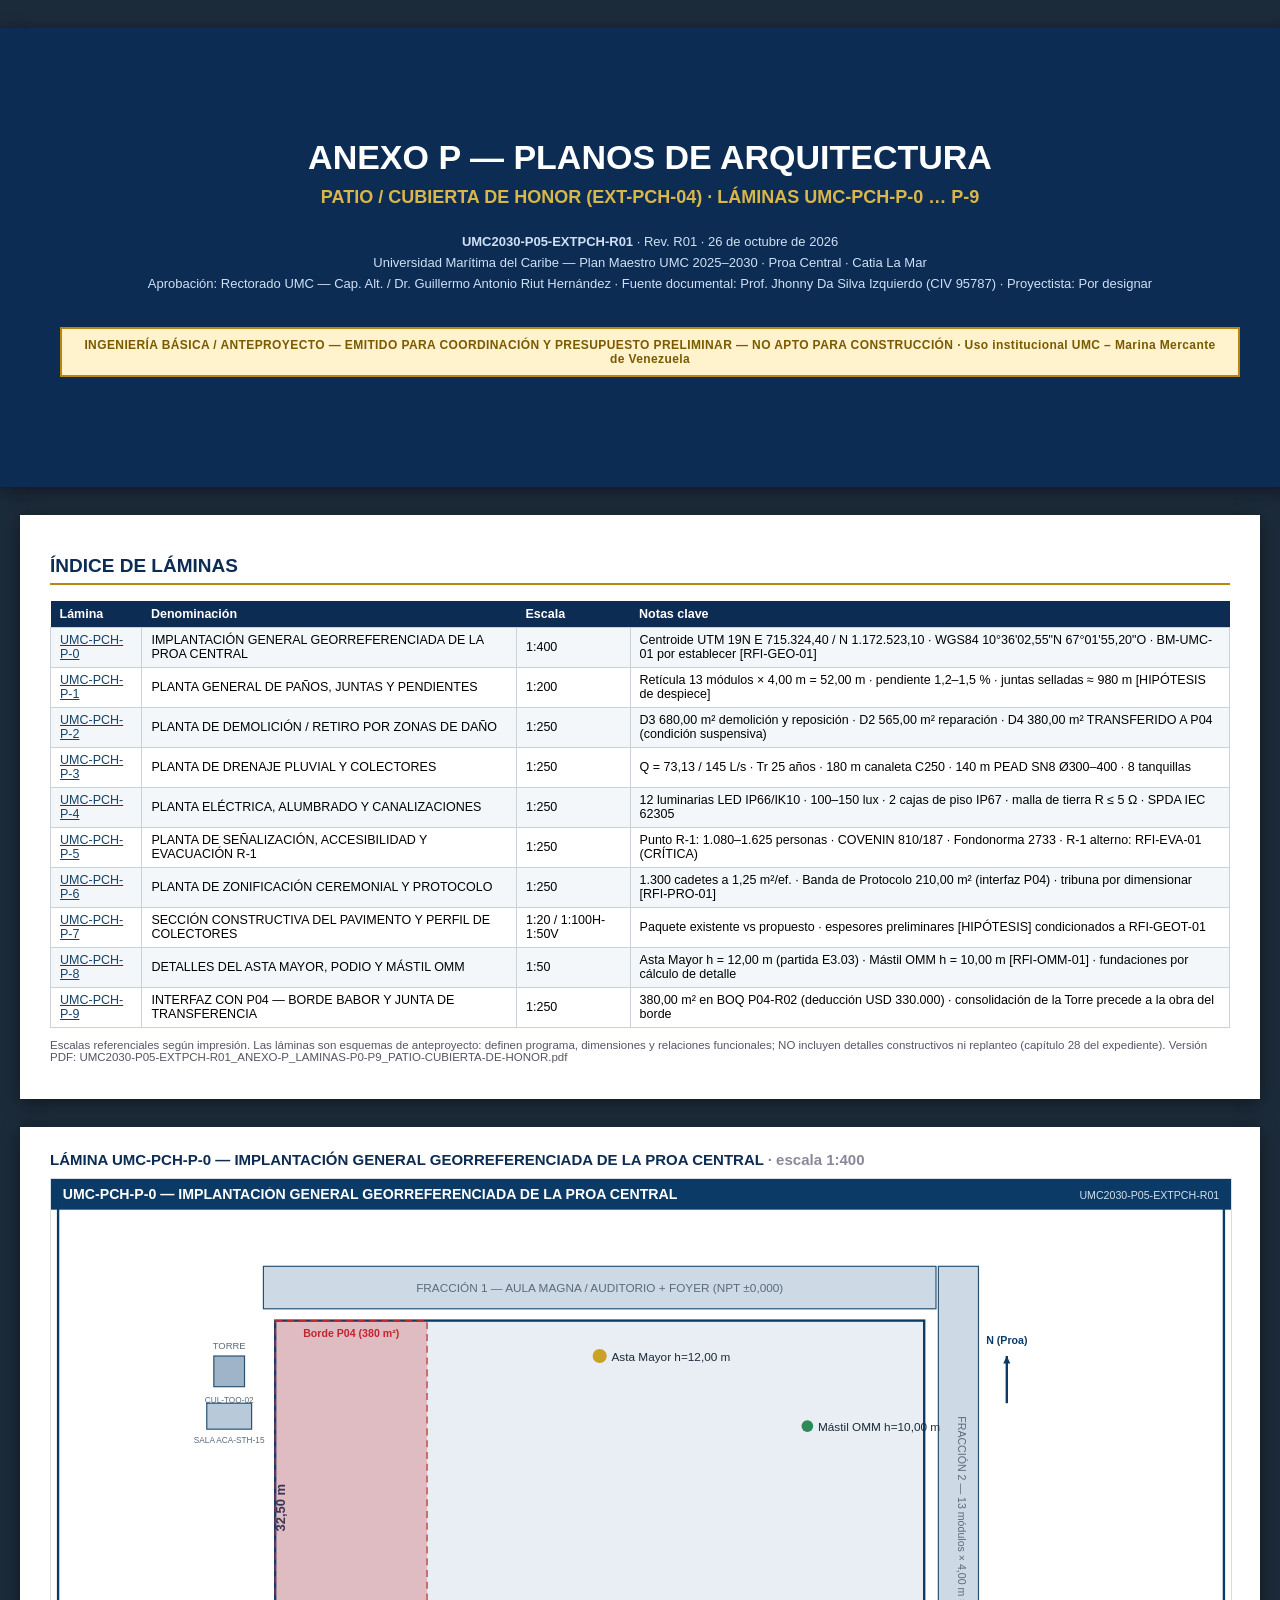
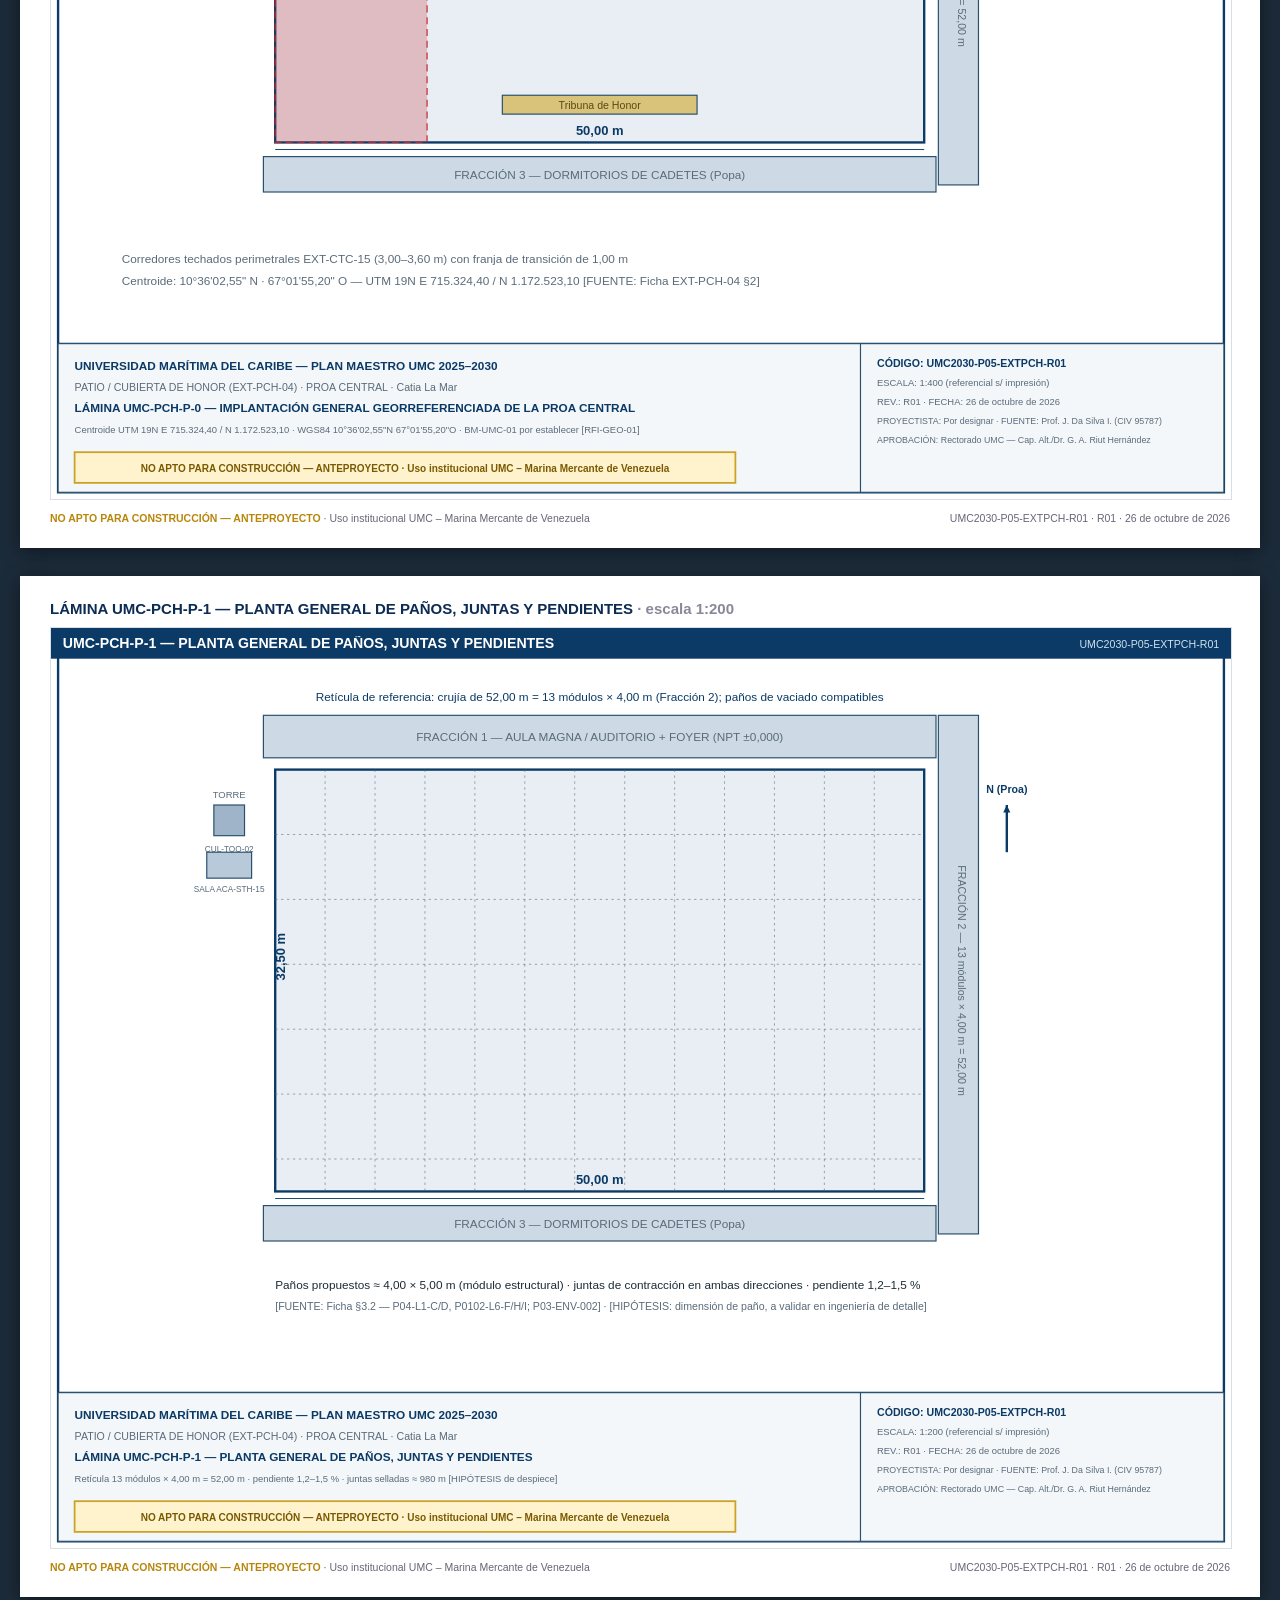
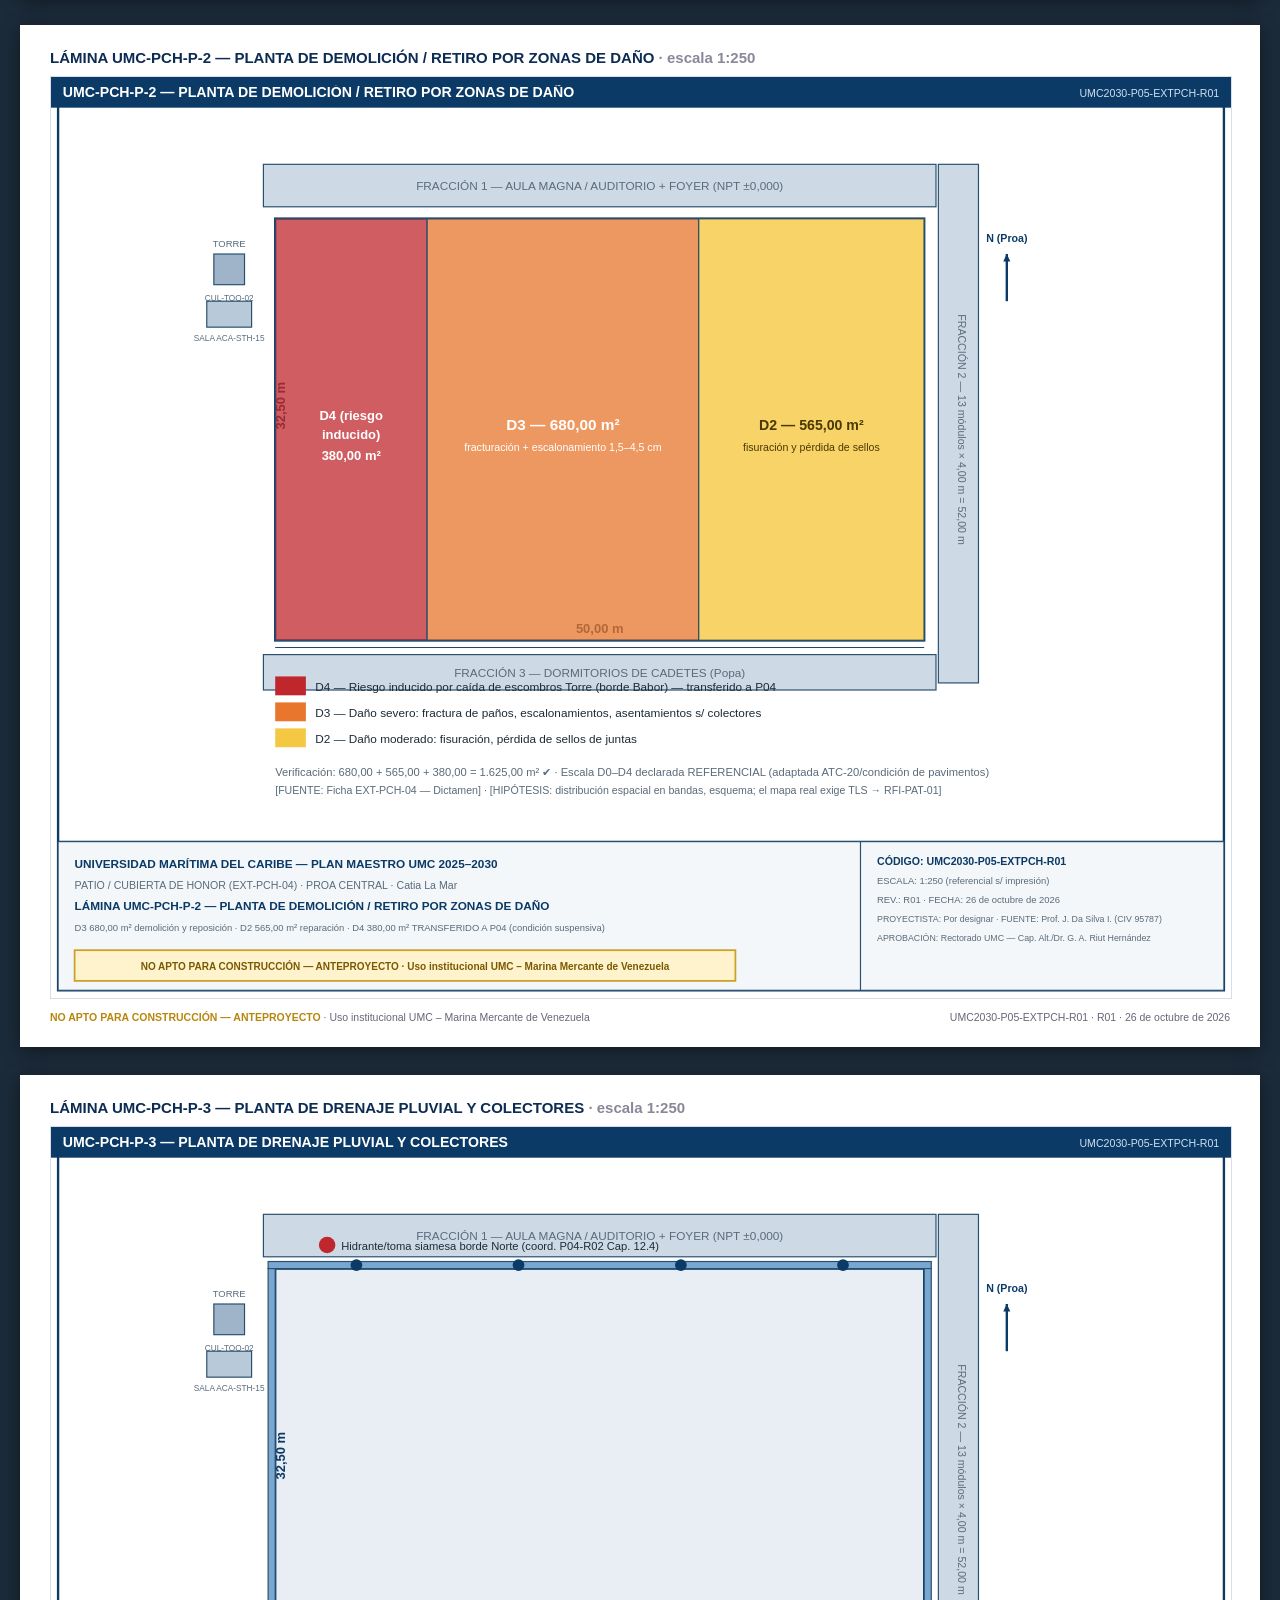
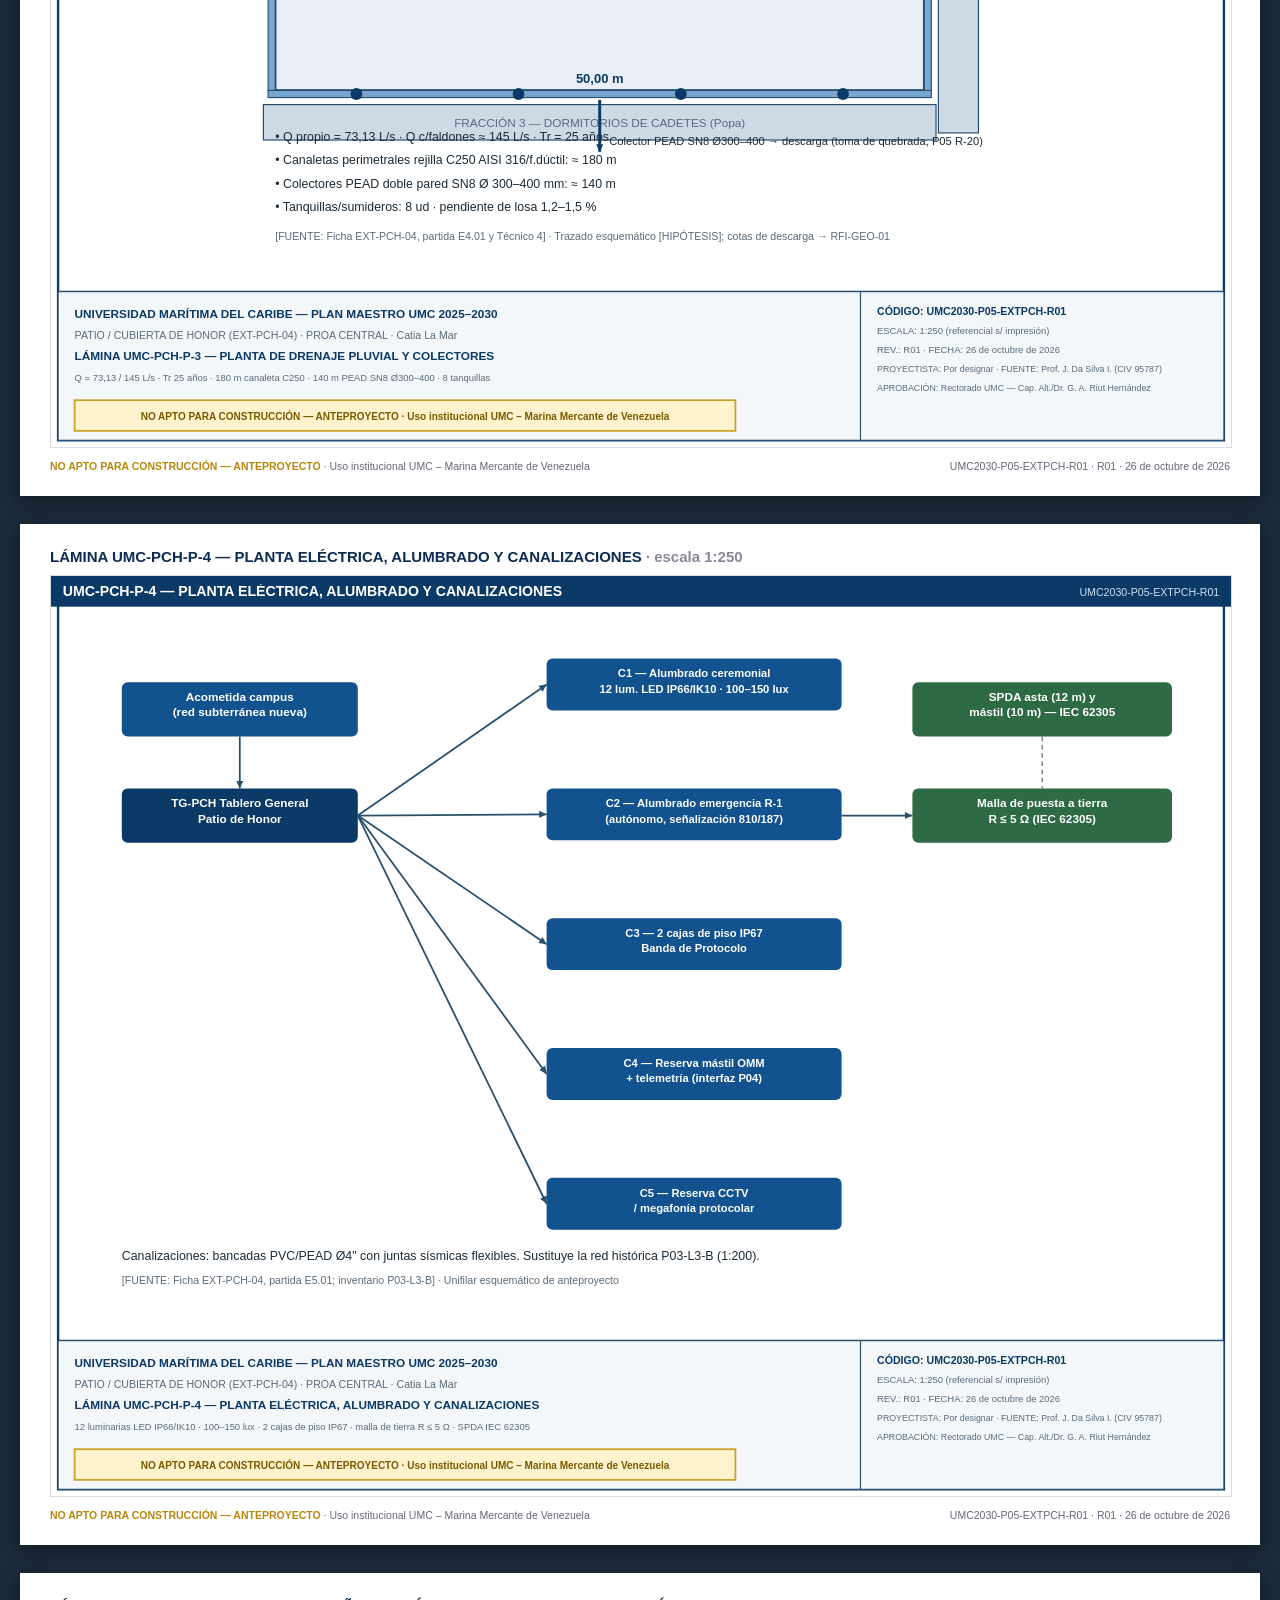
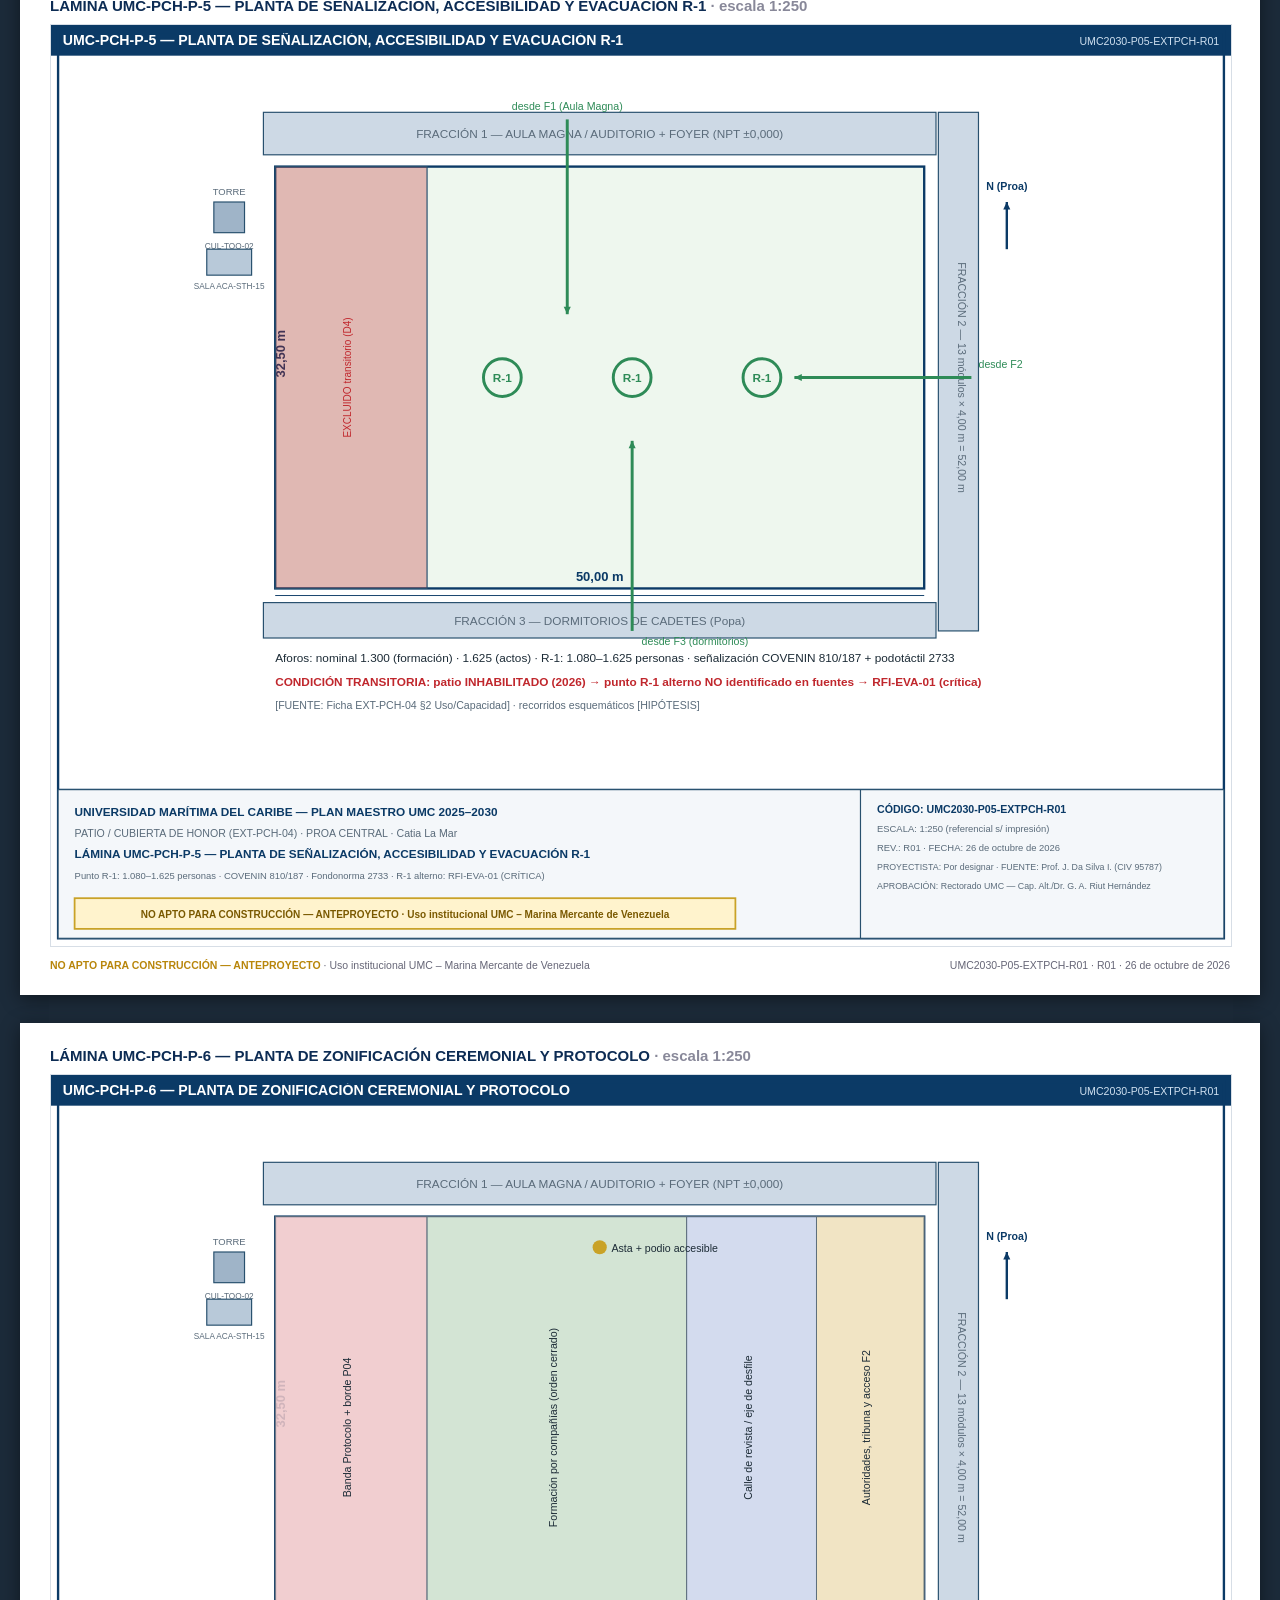
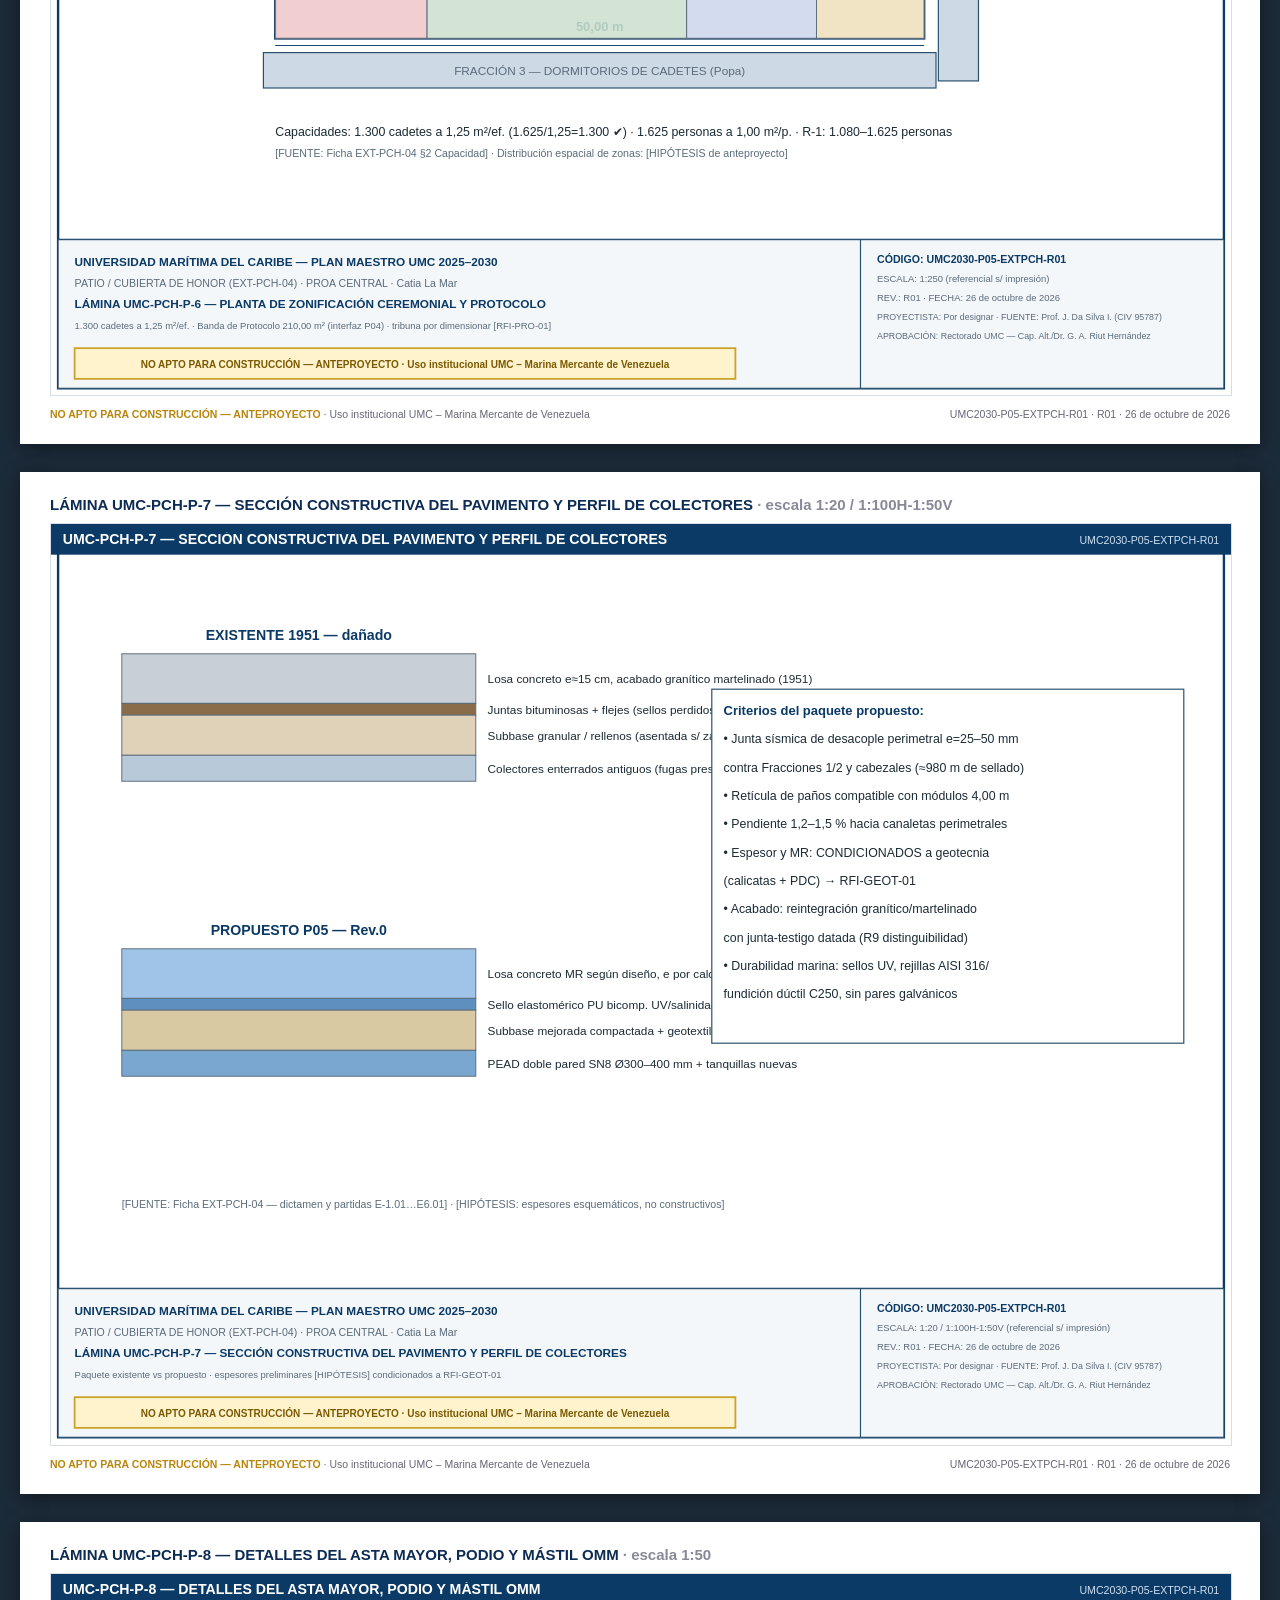
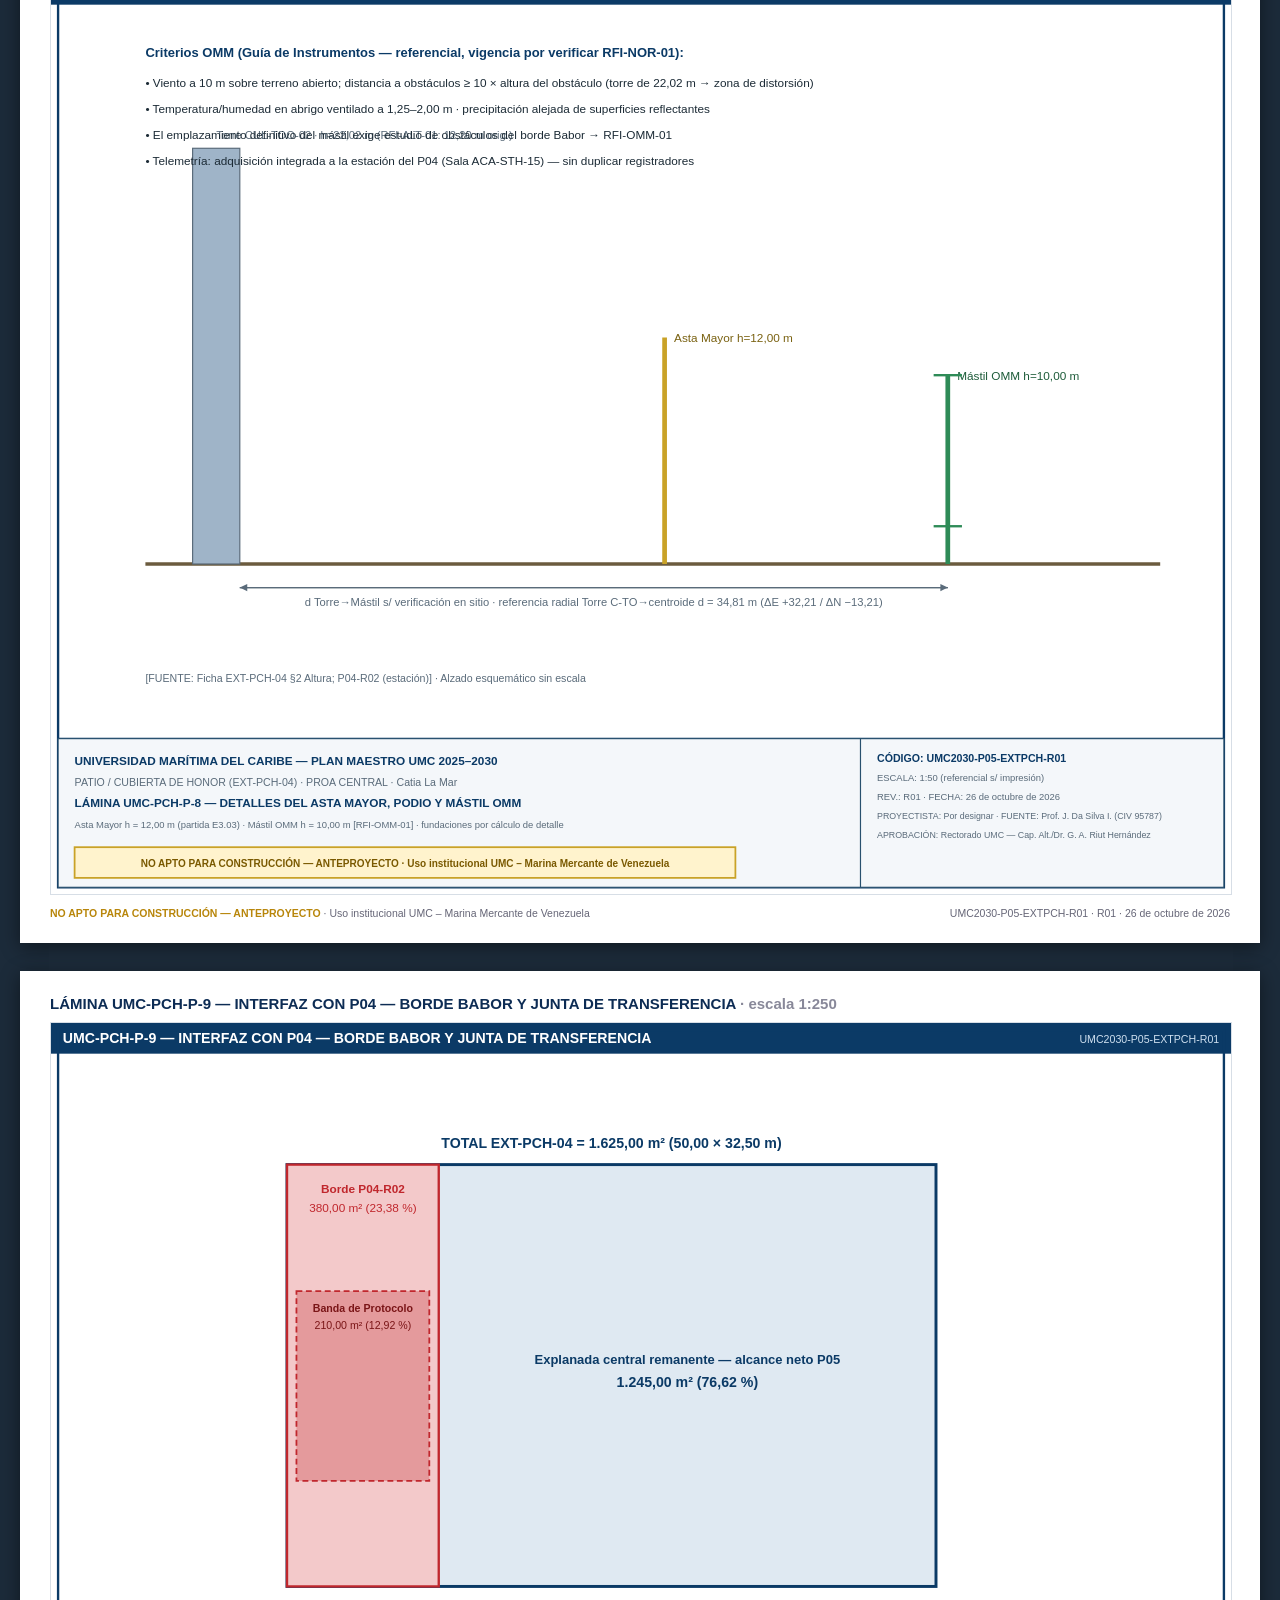
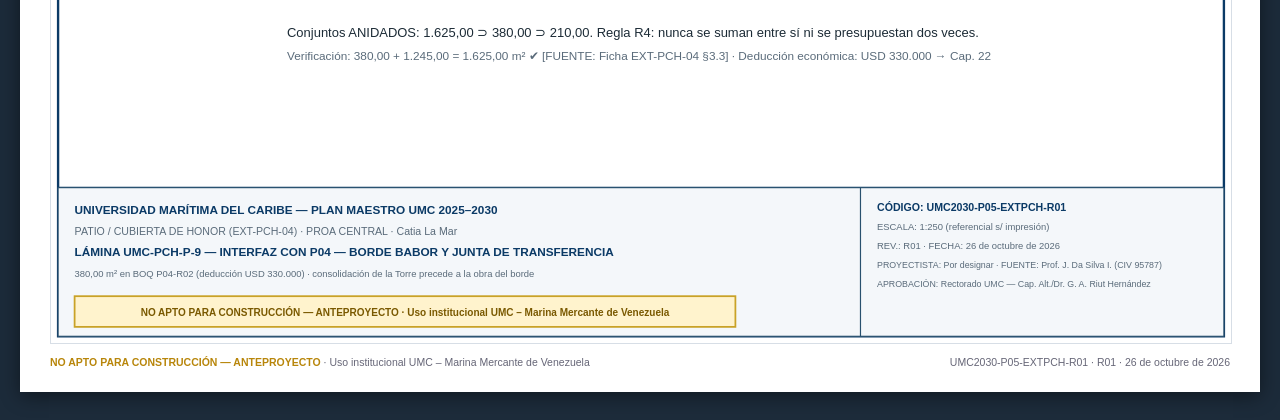
<file: P05/entregables/UMC2030-P05-EXTPCH-R01_ANEXO-P_LAMINAS-P0-P9_PATIO-CUBIERTA-DE-HONOR.html>
<!DOCTYPE html><html lang="es"><head><meta charset="utf-8"><title>UMC2030-P05-EXTPCH-R01 — Anexo P</title><style>
body{font-family:Helvetica,Arial,sans-serif;margin:0;background:#1c2b3a}
.sheet{width:1180px;margin:28px auto;background:#fff;box-shadow:0 4px 18px rgba(0,0,0,.45);padding:24px 30px}
.portada{background:#0d2c54;color:#fff;text-align:center;padding:110px 60px}
.portada h1{font-size:34px;margin:0 0 10px}.portada h2{font-size:18px;color:#d9b64a;font-weight:600;margin:0 0 26px}
.portada p{font-size:13px;color:#cfe0f4;margin:6px 0}
.sello{display:inline-block;background:#fff3cd;border:2px solid #b8860b;color:#7a5900;font-weight:bold;
 font-size:12px;padding:9px 16px;margin-top:30px;letter-spacing:.4px}
.idx h2{color:#0d2c54;font-size:19px;border-bottom:2.5px solid #b8860b;padding-bottom:6px}
table{border-collapse:collapse;width:100%;font-size:12.5px}
th{background:#0d2c54;color:#fff;text-align:left;padding:6px 9px}
td{border:1px solid #c8d2dd;padding:5.5px 9px}tr:nth-child(even) td{background:#f4f7fa}
a{color:#14406b}
.lam h3{color:#0d2c54;font-size:15px;margin:0 0 10px}
.lam svg{width:100%;height:auto;border:1px solid #d7dee6}
.pie{font-size:10.5px;color:#667;margin-top:8px;display:flex;justify-content:space-between}
.pie b{color:#b8860b}
</style></head><body><div class="sheet portada"><h1>ANEXO P — PLANOS DE ARQUITECTURA</h1><h2>PATIO / CUBIERTA DE HONOR (EXT-PCH-04) · LÁMINAS UMC-PCH-P-0 … P-9</h2><p><b>UMC2030-P05-EXTPCH-R01</b> · Rev. R01 · 26 de octubre de 2026</p><p>Universidad Marítima del Caribe — Plan Maestro UMC 2025–2030 · Proa Central · Catia La Mar</p><p>Aprobación: Rectorado UMC — Cap. Alt. / Dr. Guillermo Antonio Riut Hernández · Fuente documental: Prof. Jhonny Da Silva Izquierdo (CIV 95787) · Proyectista: Por designar</p><div class="sello">INGENIERÍA BÁSICA / ANTEPROYECTO — EMITIDO PARA COORDINACIÓN Y PRESUPUESTO PRELIMINAR — NO APTO PARA CONSTRUCCIÓN · Uso institucional UMC – Marina Mercante de Venezuela</div></div><div class="sheet idx"><h2>ÍNDICE DE LÁMINAS</h2><table><tr><th>Lámina</th><th>Denominación</th><th>Escala</th><th>Notas clave</th></tr><tr><td><a href="#p0">UMC-PCH-P-0</a></td><td>IMPLANTACIÓN GENERAL GEORREFERENCIADA DE LA PROA CENTRAL</td><td>1:400</td><td>Centroide UTM 19N E 715.324,40 / N 1.172.523,10 · WGS84 10°36&#x27;02,55&quot;N 67°01&#x27;55,20&quot;O · BM-UMC-01 por establecer [RFI-GEO-01]</td></tr><tr><td><a href="#p1">UMC-PCH-P-1</a></td><td>PLANTA GENERAL DE PAÑOS, JUNTAS Y PENDIENTES</td><td>1:200</td><td>Retícula 13 módulos × 4,00 m = 52,00 m · pendiente 1,2–1,5 % · juntas selladas ≈ 980 m [HIPÓTESIS de despiece]</td></tr><tr><td><a href="#p2">UMC-PCH-P-2</a></td><td>PLANTA DE DEMOLICIÓN / RETIRO POR ZONAS DE DAÑO</td><td>1:250</td><td>D3 680,00 m² demolición y reposición · D2 565,00 m² reparación · D4 380,00 m² TRANSFERIDO A P04 (condición suspensiva)</td></tr><tr><td><a href="#p3">UMC-PCH-P-3</a></td><td>PLANTA DE DRENAJE PLUVIAL Y COLECTORES</td><td>1:250</td><td>Q = 73,13 / 145 L/s · Tr 25 años · 180 m canaleta C250 · 140 m PEAD SN8 Ø300–400 · 8 tanquillas</td></tr><tr><td><a href="#p4">UMC-PCH-P-4</a></td><td>PLANTA ELÉCTRICA, ALUMBRADO Y CANALIZACIONES</td><td>1:250</td><td>12 luminarias LED IP66/IK10 · 100–150 lux · 2 cajas de piso IP67 · malla de tierra R ≤ 5 Ω · SPDA IEC 62305</td></tr><tr><td><a href="#p5">UMC-PCH-P-5</a></td><td>PLANTA DE SEÑALIZACIÓN, ACCESIBILIDAD Y EVACUACIÓN R-1</td><td>1:250</td><td>Punto R-1: 1.080–1.625 personas · COVENIN 810/187 · Fondonorma 2733 · R-1 alterno: RFI-EVA-01 (CRÍTICA)</td></tr><tr><td><a href="#p6">UMC-PCH-P-6</a></td><td>PLANTA DE ZONIFICACIÓN CEREMONIAL Y PROTOCOLO</td><td>1:250</td><td>1.300 cadetes a 1,25 m²/ef. · Banda de Protocolo 210,00 m² (interfaz P04) · tribuna por dimensionar [RFI-PRO-01]</td></tr><tr><td><a href="#p7">UMC-PCH-P-7</a></td><td>SECCIÓN CONSTRUCTIVA DEL PAVIMENTO Y PERFIL DE COLECTORES</td><td>1:20 / 1:100H-1:50V</td><td>Paquete existente vs propuesto · espesores preliminares [HIPÓTESIS] condicionados a RFI-GEOT-01</td></tr><tr><td><a href="#p8">UMC-PCH-P-8</a></td><td>DETALLES DEL ASTA MAYOR, PODIO Y MÁSTIL OMM</td><td>1:50</td><td>Asta Mayor h = 12,00 m (partida E3.03) · Mástil OMM h = 10,00 m [RFI-OMM-01] · fundaciones por cálculo de detalle</td></tr><tr><td><a href="#p9">UMC-PCH-P-9</a></td><td>INTERFAZ CON P04 — BORDE BABOR Y JUNTA DE TRANSFERENCIA</td><td>1:250</td><td>380,00 m² en BOQ P04-R02 (deducción USD 330.000) · consolidación de la Torre precede a la obra del borde</td></tr></table><p style="font-size:11.5px;color:#556">Escalas referenciales según impresión. Las láminas son esquemas de anteproyecto: definen programa, dimensiones y relaciones funcionales; NO incluyen detalles constructivos ni replanteo (capítulo 28 del expediente). Versión PDF: UMC2030-P05-EXTPCH-R01_ANEXO-P_LAMINAS-P0-P9_PATIO-CUBIERTA-DE-HONOR.pdf</p></div><div class="sheet lam" id="p0"><h3>LÁMINA UMC-PCH-P-0 — IMPLANTACIÓN GENERAL GEORREFERENCIADA DE LA PROA CENTRAL <span style="color:#889">· escala 1:400</span></h3><svg xmlns="http://www.w3.org/2000/svg" width="1000" height="780" viewBox="0 0 1000 780" font-family="Helvetica,Arial,sans-serif">
<rect x="0" y="0" width="1000" height="780" fill="#ffffff"/>
<rect x="0.0" y="0.0" width="1000.0" height="26.0" rx="0" fill="#0b3a66" fill-opacity="1" stroke="none" stroke-width="1"/>
<text x="10.0" y="17.0" font-size="12" fill="#ffffff" text-anchor="start" font-weight="bold">UMC-PCH-P-0 — IMPLANTACIÓN GENERAL GEORREFERENCIADA DE LA PROA CENTRAL</text>
<text x="990.0" y="17.0" font-size="9" fill="#cfe0f0" text-anchor="end">UMC2030-P05-EXTPCH-R01</text>
<rect x="180.0" y="74.0" width="570.0" height="36.0" rx="0" fill="#cdd9e5" fill-opacity="1" stroke="#28506e" stroke-width="1"/>
<text x="465.0" y="96.0" font-size="10" fill="#5a6b7a" text-anchor="middle">FRACCIÓN 1 — AULA MAGNA / AUDITORIO + FOYER (NPT ±0,000)</text>
<rect x="752.0" y="74.0" width="34.0" height="439.5" rx="0" fill="#cdd9e5" fill-opacity="1" stroke="#28506e" stroke-width="1"/>
<text x="769.0" y="298.8" font-size="9" fill="#5a6b7a" text-anchor="middle" transform="rotate(90 769.0 298.75)">FRACCIÓN 2 — 13 módulos × 4,00 m = 52,00 m</text>
<rect x="180.0" y="489.5" width="570.0" height="30.0" rx="0" fill="#cdd9e5" fill-opacity="1" stroke="#28506e" stroke-width="1"/>
<text x="465.0" y="508.5" font-size="10" fill="#5a6b7a" text-anchor="middle">FRACCIÓN 3 — DORMITORIOS DE CADETES (Popa)</text>
<rect x="138.0" y="150.0" width="26.0" height="26.0" rx="0" fill="#9fb4c8" fill-opacity="1" stroke="#28506e" stroke-width="1"/>
<text x="151.0" y="144.0" font-size="8" fill="#5a6b7a" text-anchor="middle">TORRE</text>
<text x="151.0" y="190.0" font-size="7" fill="#5a6b7a" text-anchor="middle">CUL-TOO-02</text>
<rect x="132.0" y="190.0" width="38.0" height="22.0" rx="0" fill="#b8c9d9" fill-opacity="1" stroke="#28506e" stroke-width="1"/>
<text x="151.0" y="224.0" font-size="7" fill="#5a6b7a" text-anchor="middle">SALA ACA-STH-15</text>
<rect x="190.0" y="120.0" width="550.0" height="357.5" rx="0" fill="#e9eef4" fill-opacity="1" stroke="#0b3a66" stroke-width="2"/>
<line x1="190.0" y1="483.5" x2="740.0" y2="483.5" stroke="#0b3a66" stroke-width="0.8"/>
<text x="465.0" y="471.5" font-size="11" fill="#0b3a66" text-anchor="middle" font-weight="bold">50,00 m</text>
<text x="198.0" y="298.8" font-size="11" fill="#0b3a66" text-anchor="start" font-weight="bold" transform="rotate(-90 198 298.75)">32,50 m</text>
<line x1="810.0" y1="190.0" x2="810.0" y2="150.0" stroke="#0b3a66" stroke-width="2"/>
<polygon points="810.0,150.0 813.0,156.3 807.0,156.3" fill="#0b3a66"/>
<text x="810.0" y="140.0" font-size="9" fill="#0b3a66" text-anchor="middle" font-weight="bold">N (Proa)</text>
<circle cx="465.0" cy="150.0" r="6" fill="#c9a227" stroke="none" stroke-width="1"/>
<text x="475.0" y="154.0" font-size="10" fill="#1c2b36" text-anchor="start">Asta Mayor h=12,00 m</text>
<circle cx="641.0" cy="209.4" r="5" fill="#2e8b57" stroke="none" stroke-width="1"/>
<text x="650.0" y="213.4" font-size="10" fill="#1c2b36" text-anchor="start">Mástil OMM h=10,00 m</text>
<rect x="382.5" y="437.5" width="165.0" height="16.0" rx="0" fill="#d9c27a" fill-opacity="1" stroke="#28506e" stroke-width="1"/>
<text x="465.0" y="449.5" font-size="9" fill="#5a4a16" text-anchor="middle">Tribuna de Honor</text>
<rect x="190.0" y="120.0" width="128.7" height="357.5" rx="0" fill="#c0272d" fill-opacity="0.25" stroke="#c0272d" stroke-width="1" stroke-dasharray="6,4"/>
<text x="254.4" y="134.0" font-size="9" fill="#c0272d" text-anchor="middle" font-weight="bold">Borde P04 (380 m²)</text>
<text x="60.0" y="580.0" font-size="10" fill="#5a6b7a" text-anchor="start">Corredores techados perimetrales EXT-CTC-15 (3,00–3,60 m) con franja de transición de 1,00 m</text>
<text x="60.0" y="598.0" font-size="10" fill="#5a6b7a" text-anchor="start">Centroide: 10°36'02,55" N · 67°01'55,20" O — UTM 19N E 715.324,40 / N 1.172.523,10 [FUENTE: Ficha EXT-PCH-04 §2]</text>
<rect x="6.0" y="6.0" width="988.0" height="768.0" rx="0" fill="none" fill-opacity="1" stroke="#0b3a66" stroke-width="2"/>
<line x1="6.0" y1="648.0" x2="994.0" y2="648.0" stroke="#0b3a66" stroke-width="1.5"/>
<rect x="6.0" y="648.0" width="988.0" height="126.0" rx="0" fill="#f4f7fa" fill-opacity="1" stroke="#28506e" stroke-width="1"/>
<text x="20.0" y="670.0" font-size="10" fill="#0b3a66" text-anchor="start" font-weight="bold">UNIVERSIDAD MARÍTIMA DEL CARIBE — PLAN MAESTRO UMC 2025–2030</text>
<text x="20.0" y="688.0" font-size="9" fill="#5a6b7a" text-anchor="start">PATIO / CUBIERTA DE HONOR (EXT-PCH-04) · PROA CENTRAL · Catia La Mar</text>
<text x="20.0" y="706.0" font-size="10" fill="#0b3a66" text-anchor="start" font-weight="bold">LÁMINA UMC-PCH-P-0 — IMPLANTACIÓN GENERAL GEORREFERENCIADA DE LA PROA CENTRAL</text>
<text x="20.0" y="724.0" font-size="8" fill="#5a6b7a" text-anchor="start">Centroide UTM 19N E 715.324,40 / N 1.172.523,10 · WGS84 10°36'02,55"N 67°01'55,20"O · BM-UMC-01 por establecer [RFI-GEO-01]</text>
<line x1="686.0" y1="648.0" x2="686.0" y2="774.0" stroke="#28506e" stroke-width="1"/>
<text x="700.0" y="668.0" font-size="9" fill="#0b3a66" text-anchor="start" font-weight="bold">CÓDIGO: UMC2030-P05-EXTPCH-R01</text>
<text x="700.0" y="684.0" font-size="8" fill="#5a6b7a" text-anchor="start">ESCALA: 1:400 (referencial s/ impresión)</text>
<text x="700.0" y="700.0" font-size="8" fill="#5a6b7a" text-anchor="start">REV.: R01 · FECHA: 26 de octubre de 2026</text>
<text x="700.0" y="716.0" font-size="7.5" fill="#5a6b7a" text-anchor="start">PROYECTISTA: Por designar · FUENTE: Prof. J. Da Silva I. (CIV 95787)</text>
<text x="700.0" y="732.0" font-size="7.5" fill="#5a6b7a" text-anchor="start">APROBACIÓN: Rectorado UMC — Cap. Alt./Dr. G. A. Riut Hernández</text>
<rect x="20.0" y="740.0" width="560.0" height="26.0" rx="0" fill="#fff3cd" fill-opacity="1" stroke="#c9a227" stroke-width="1.5"/>
<text x="300.0" y="757.0" font-size="8.5" fill="#7a5900" text-anchor="middle" font-weight="bold">NO APTO PARA CONSTRUCCIÓN — ANTEPROYECTO · Uso institucional UMC – Marina Mercante de Venezuela</text></svg><div class="pie"><span><b>NO APTO PARA CONSTRUCCIÓN — ANTEPROYECTO</b> · Uso institucional UMC – Marina Mercante de Venezuela</span><span>UMC2030-P05-EXTPCH-R01 · R01 · 26 de octubre de 2026</span></div></div><div class="sheet lam" id="p1"><h3>LÁMINA UMC-PCH-P-1 — PLANTA GENERAL DE PAÑOS, JUNTAS Y PENDIENTES <span style="color:#889">· escala 1:200</span></h3><svg xmlns="http://www.w3.org/2000/svg" width="1000" height="780" viewBox="0 0 1000 780" font-family="Helvetica,Arial,sans-serif">
<rect x="0" y="0" width="1000" height="780" fill="#ffffff"/>
<rect x="0.0" y="0.0" width="1000.0" height="26.0" rx="0" fill="#0b3a66" fill-opacity="1" stroke="none" stroke-width="1"/>
<text x="10.0" y="17.0" font-size="12" fill="#ffffff" text-anchor="start" font-weight="bold">UMC-PCH-P-1 — PLANTA GENERAL DE PAÑOS, JUNTAS Y PENDIENTES</text>
<text x="990.0" y="17.0" font-size="9" fill="#cfe0f0" text-anchor="end">UMC2030-P05-EXTPCH-R01</text>
<rect x="180.0" y="74.0" width="570.0" height="36.0" rx="0" fill="#cdd9e5" fill-opacity="1" stroke="#28506e" stroke-width="1"/>
<text x="465.0" y="96.0" font-size="10" fill="#5a6b7a" text-anchor="middle">FRACCIÓN 1 — AULA MAGNA / AUDITORIO + FOYER (NPT ±0,000)</text>
<rect x="752.0" y="74.0" width="34.0" height="439.5" rx="0" fill="#cdd9e5" fill-opacity="1" stroke="#28506e" stroke-width="1"/>
<text x="769.0" y="298.8" font-size="9" fill="#5a6b7a" text-anchor="middle" transform="rotate(90 769.0 298.75)">FRACCIÓN 2 — 13 módulos × 4,00 m = 52,00 m</text>
<rect x="180.0" y="489.5" width="570.0" height="30.0" rx="0" fill="#cdd9e5" fill-opacity="1" stroke="#28506e" stroke-width="1"/>
<text x="465.0" y="508.5" font-size="10" fill="#5a6b7a" text-anchor="middle">FRACCIÓN 3 — DORMITORIOS DE CADETES (Popa)</text>
<rect x="138.0" y="150.0" width="26.0" height="26.0" rx="0" fill="#9fb4c8" fill-opacity="1" stroke="#28506e" stroke-width="1"/>
<text x="151.0" y="144.0" font-size="8" fill="#5a6b7a" text-anchor="middle">TORRE</text>
<text x="151.0" y="190.0" font-size="7" fill="#5a6b7a" text-anchor="middle">CUL-TOO-02</text>
<rect x="132.0" y="190.0" width="38.0" height="22.0" rx="0" fill="#b8c9d9" fill-opacity="1" stroke="#28506e" stroke-width="1"/>
<text x="151.0" y="224.0" font-size="7" fill="#5a6b7a" text-anchor="middle">SALA ACA-STH-15</text>
<rect x="190.0" y="120.0" width="550.0" height="357.5" rx="0" fill="#e9eef4" fill-opacity="1" stroke="#0b3a66" stroke-width="2"/>
<line x1="190.0" y1="483.5" x2="740.0" y2="483.5" stroke="#0b3a66" stroke-width="0.8"/>
<text x="465.0" y="471.5" font-size="11" fill="#0b3a66" text-anchor="middle" font-weight="bold">50,00 m</text>
<text x="198.0" y="298.8" font-size="11" fill="#0b3a66" text-anchor="start" font-weight="bold" transform="rotate(-90 198 298.75)">32,50 m</text>
<line x1="810.0" y1="190.0" x2="810.0" y2="150.0" stroke="#0b3a66" stroke-width="2"/>
<polygon points="810.0,150.0 813.0,156.3 807.0,156.3" fill="#0b3a66"/>
<text x="810.0" y="140.0" font-size="9" fill="#0b3a66" text-anchor="middle" font-weight="bold">N (Proa)</text>
<line x1="232.3" y1="120.0" x2="232.3" y2="477.5" stroke="#5a6b7a" stroke-width="0.5" stroke-dasharray="2,3"/>
<line x1="274.6" y1="120.0" x2="274.6" y2="477.5" stroke="#5a6b7a" stroke-width="0.5" stroke-dasharray="2,3"/>
<line x1="316.9" y1="120.0" x2="316.9" y2="477.5" stroke="#5a6b7a" stroke-width="0.5" stroke-dasharray="2,3"/>
<line x1="359.2" y1="120.0" x2="359.2" y2="477.5" stroke="#5a6b7a" stroke-width="0.5" stroke-dasharray="2,3"/>
<line x1="401.5" y1="120.0" x2="401.5" y2="477.5" stroke="#5a6b7a" stroke-width="0.5" stroke-dasharray="2,3"/>
<line x1="443.8" y1="120.0" x2="443.8" y2="477.5" stroke="#5a6b7a" stroke-width="0.5" stroke-dasharray="2,3"/>
<line x1="486.2" y1="120.0" x2="486.2" y2="477.5" stroke="#5a6b7a" stroke-width="0.5" stroke-dasharray="2,3"/>
<line x1="528.5" y1="120.0" x2="528.5" y2="477.5" stroke="#5a6b7a" stroke-width="0.5" stroke-dasharray="2,3"/>
<line x1="570.8" y1="120.0" x2="570.8" y2="477.5" stroke="#5a6b7a" stroke-width="0.5" stroke-dasharray="2,3"/>
<line x1="613.1" y1="120.0" x2="613.1" y2="477.5" stroke="#5a6b7a" stroke-width="0.5" stroke-dasharray="2,3"/>
<line x1="655.4" y1="120.0" x2="655.4" y2="477.5" stroke="#5a6b7a" stroke-width="0.5" stroke-dasharray="2,3"/>
<line x1="697.7" y1="120.0" x2="697.7" y2="477.5" stroke="#5a6b7a" stroke-width="0.5" stroke-dasharray="2,3"/>
<line x1="190.0" y1="175.0" x2="740.0" y2="175.0" stroke="#5a6b7a" stroke-width="0.5" stroke-dasharray="2,3"/>
<line x1="190.0" y1="230.0" x2="740.0" y2="230.0" stroke="#5a6b7a" stroke-width="0.5" stroke-dasharray="2,3"/>
<line x1="190.0" y1="285.0" x2="740.0" y2="285.0" stroke="#5a6b7a" stroke-width="0.5" stroke-dasharray="2,3"/>
<line x1="190.0" y1="340.0" x2="740.0" y2="340.0" stroke="#5a6b7a" stroke-width="0.5" stroke-dasharray="2,3"/>
<line x1="190.0" y1="395.0" x2="740.0" y2="395.0" stroke="#5a6b7a" stroke-width="0.5" stroke-dasharray="2,3"/>
<line x1="190.0" y1="450.0" x2="740.0" y2="450.0" stroke="#5a6b7a" stroke-width="0.5" stroke-dasharray="2,3"/>
<text x="465.0" y="62.0" font-size="10" fill="#0b3a66" text-anchor="middle">Retícula de referencia: crujía de 52,00 m = 13 módulos × 4,00 m (Fracción 2); paños de vaciado compatibles</text>
<text x="190.0" y="560.0" font-size="10" fill="#1c2b36" text-anchor="start">Paños propuestos ≈ 4,00 × 5,00 m (módulo estructural) · juntas de contracción en ambas direcciones · pendiente 1,2–1,5 %</text>
<text x="190.0" y="578.0" font-size="9" fill="#5a6b7a" text-anchor="start">[FUENTE: Ficha §3.2 — P04-L1-C/D, P0102-L6-F/H/I; P03-ENV-002] · [HIPÓTESIS: dimensión de paño, a validar en ingeniería de detalle]</text>
<rect x="6.0" y="6.0" width="988.0" height="768.0" rx="0" fill="none" fill-opacity="1" stroke="#0b3a66" stroke-width="2"/>
<line x1="6.0" y1="648.0" x2="994.0" y2="648.0" stroke="#0b3a66" stroke-width="1.5"/>
<rect x="6.0" y="648.0" width="988.0" height="126.0" rx="0" fill="#f4f7fa" fill-opacity="1" stroke="#28506e" stroke-width="1"/>
<text x="20.0" y="670.0" font-size="10" fill="#0b3a66" text-anchor="start" font-weight="bold">UNIVERSIDAD MARÍTIMA DEL CARIBE — PLAN MAESTRO UMC 2025–2030</text>
<text x="20.0" y="688.0" font-size="9" fill="#5a6b7a" text-anchor="start">PATIO / CUBIERTA DE HONOR (EXT-PCH-04) · PROA CENTRAL · Catia La Mar</text>
<text x="20.0" y="706.0" font-size="10" fill="#0b3a66" text-anchor="start" font-weight="bold">LÁMINA UMC-PCH-P-1 — PLANTA GENERAL DE PAÑOS, JUNTAS Y PENDIENTES</text>
<text x="20.0" y="724.0" font-size="8" fill="#5a6b7a" text-anchor="start">Retícula 13 módulos × 4,00 m = 52,00 m · pendiente 1,2–1,5 % · juntas selladas ≈ 980 m [HIPÓTESIS de despiece]</text>
<line x1="686.0" y1="648.0" x2="686.0" y2="774.0" stroke="#28506e" stroke-width="1"/>
<text x="700.0" y="668.0" font-size="9" fill="#0b3a66" text-anchor="start" font-weight="bold">CÓDIGO: UMC2030-P05-EXTPCH-R01</text>
<text x="700.0" y="684.0" font-size="8" fill="#5a6b7a" text-anchor="start">ESCALA: 1:200 (referencial s/ impresión)</text>
<text x="700.0" y="700.0" font-size="8" fill="#5a6b7a" text-anchor="start">REV.: R01 · FECHA: 26 de octubre de 2026</text>
<text x="700.0" y="716.0" font-size="7.5" fill="#5a6b7a" text-anchor="start">PROYECTISTA: Por designar · FUENTE: Prof. J. Da Silva I. (CIV 95787)</text>
<text x="700.0" y="732.0" font-size="7.5" fill="#5a6b7a" text-anchor="start">APROBACIÓN: Rectorado UMC — Cap. Alt./Dr. G. A. Riut Hernández</text>
<rect x="20.0" y="740.0" width="560.0" height="26.0" rx="0" fill="#fff3cd" fill-opacity="1" stroke="#c9a227" stroke-width="1.5"/>
<text x="300.0" y="757.0" font-size="8.5" fill="#7a5900" text-anchor="middle" font-weight="bold">NO APTO PARA CONSTRUCCIÓN — ANTEPROYECTO · Uso institucional UMC – Marina Mercante de Venezuela</text></svg><div class="pie"><span><b>NO APTO PARA CONSTRUCCIÓN — ANTEPROYECTO</b> · Uso institucional UMC – Marina Mercante de Venezuela</span><span>UMC2030-P05-EXTPCH-R01 · R01 · 26 de octubre de 2026</span></div></div><div class="sheet lam" id="p2"><h3>LÁMINA UMC-PCH-P-2 — PLANTA DE DEMOLICIÓN / RETIRO POR ZONAS DE DAÑO <span style="color:#889">· escala 1:250</span></h3><svg xmlns="http://www.w3.org/2000/svg" width="1000" height="780" viewBox="0 0 1000 780" font-family="Helvetica,Arial,sans-serif">
<rect x="0" y="0" width="1000" height="780" fill="#ffffff"/>
<rect x="0.0" y="0.0" width="1000.0" height="26.0" rx="0" fill="#0b3a66" fill-opacity="1" stroke="none" stroke-width="1"/>
<text x="10.0" y="17.0" font-size="12" fill="#ffffff" text-anchor="start" font-weight="bold">UMC-PCH-P-2 — PLANTA DE DEMOLICIÓN / RETIRO POR ZONAS DE DAÑO</text>
<text x="990.0" y="17.0" font-size="9" fill="#cfe0f0" text-anchor="end">UMC2030-P05-EXTPCH-R01</text>
<rect x="180.0" y="74.0" width="570.0" height="36.0" rx="0" fill="#cdd9e5" fill-opacity="1" stroke="#28506e" stroke-width="1"/>
<text x="465.0" y="96.0" font-size="10" fill="#5a6b7a" text-anchor="middle">FRACCIÓN 1 — AULA MAGNA / AUDITORIO + FOYER (NPT ±0,000)</text>
<rect x="752.0" y="74.0" width="34.0" height="439.5" rx="0" fill="#cdd9e5" fill-opacity="1" stroke="#28506e" stroke-width="1"/>
<text x="769.0" y="298.8" font-size="9" fill="#5a6b7a" text-anchor="middle" transform="rotate(90 769.0 298.75)">FRACCIÓN 2 — 13 módulos × 4,00 m = 52,00 m</text>
<rect x="180.0" y="489.5" width="570.0" height="30.0" rx="0" fill="#cdd9e5" fill-opacity="1" stroke="#28506e" stroke-width="1"/>
<text x="465.0" y="508.5" font-size="10" fill="#5a6b7a" text-anchor="middle">FRACCIÓN 3 — DORMITORIOS DE CADETES (Popa)</text>
<rect x="138.0" y="150.0" width="26.0" height="26.0" rx="0" fill="#9fb4c8" fill-opacity="1" stroke="#28506e" stroke-width="1"/>
<text x="151.0" y="144.0" font-size="8" fill="#5a6b7a" text-anchor="middle">TORRE</text>
<text x="151.0" y="190.0" font-size="7" fill="#5a6b7a" text-anchor="middle">CUL-TOO-02</text>
<rect x="132.0" y="190.0" width="38.0" height="22.0" rx="0" fill="#b8c9d9" fill-opacity="1" stroke="#28506e" stroke-width="1"/>
<text x="151.0" y="224.0" font-size="7" fill="#5a6b7a" text-anchor="middle">SALA ACA-STH-15</text>
<rect x="190.0" y="120.0" width="550.0" height="357.5" rx="0" fill="#ffffff" fill-opacity="1" stroke="#0b3a66" stroke-width="2"/>
<line x1="190.0" y1="483.5" x2="740.0" y2="483.5" stroke="#0b3a66" stroke-width="0.8"/>
<text x="465.0" y="471.5" font-size="11" fill="#0b3a66" text-anchor="middle" font-weight="bold">50,00 m</text>
<text x="198.0" y="298.8" font-size="11" fill="#0b3a66" text-anchor="start" font-weight="bold" transform="rotate(-90 198 298.75)">32,50 m</text>
<line x1="810.0" y1="190.0" x2="810.0" y2="150.0" stroke="#0b3a66" stroke-width="2"/>
<polygon points="810.0,150.0 813.0,156.3 807.0,156.3" fill="#0b3a66"/>
<text x="810.0" y="140.0" font-size="9" fill="#0b3a66" text-anchor="middle" font-weight="bold">N (Proa)</text>
<rect x="190.0" y="120.0" width="128.7" height="357.5" rx="0" fill="#c0272d" fill-opacity="0.75" stroke="#28506e" stroke-width="1"/>
<rect x="318.7" y="120.0" width="230.2" height="357.5" rx="0" fill="#e8762c" fill-opacity="0.75" stroke="#28506e" stroke-width="1"/>
<rect x="548.9" y="120.0" width="191.1" height="357.5" rx="0" fill="#f5c843" fill-opacity="0.8" stroke="#28506e" stroke-width="1"/>
<text x="254.4" y="290.8" font-size="11" fill="#fff" text-anchor="middle" font-weight="bold">D4 (riesgo</text>
<text x="254.4" y="306.8" font-size="11" fill="#fff" text-anchor="middle" font-weight="bold">inducido)</text>
<text x="254.4" y="324.8" font-size="11" fill="#fff" text-anchor="middle" font-weight="bold">380,00 m²</text>
<text x="433.8" y="298.8" font-size="13" fill="#fff" text-anchor="middle" font-weight="bold">D3 — 680,00 m²</text>
<text x="433.8" y="316.8" font-size="9" fill="#fff" text-anchor="middle">fracturación + escalonamiento 1,5–4,5 cm</text>
<text x="644.4" y="298.8" font-size="12" fill="#4a3a00" text-anchor="middle" font-weight="bold">D2 — 565,00 m²</text>
<text x="644.4" y="316.8" font-size="9" fill="#4a3a00" text-anchor="middle">fisuración y pérdida de sellos</text>
<rect x="190.0" y="508.0" width="26.0" height="16.0" rx="0" fill="#c0272d" fill-opacity="1" stroke="none" stroke-width="1"/>
<text x="224.0" y="520.0" font-size="10" fill="#1c2b36" text-anchor="start">D4 — Riesgo inducido por caída de escombros Torre (borde Babor) — transferido a P04</text>
<rect x="190.0" y="530.0" width="26.0" height="16.0" rx="0" fill="#e8762c" fill-opacity="1" stroke="none" stroke-width="1"/>
<text x="224.0" y="542.0" font-size="10" fill="#1c2b36" text-anchor="start">D3 — Daño severo: fractura de paños, escalonamientos, asentamientos s/ colectores</text>
<rect x="190.0" y="552.0" width="26.0" height="16.0" rx="0" fill="#f5c843" fill-opacity="1" stroke="none" stroke-width="1"/>
<text x="224.0" y="564.0" font-size="10" fill="#1c2b36" text-anchor="start">D2 — Daño moderado: fisuración, pérdida de sellos de juntas</text>
<text x="190.0" y="592.0" font-size="9.5" fill="#5a6b7a" text-anchor="start">Verificación: 680,00 + 565,00 + 380,00 = 1.625,00 m² ✔ · Escala D0–D4 declarada REFERENCIAL (adaptada ATC-20/condición de pavimentos)</text>
<text x="190.0" y="608.0" font-size="9" fill="#5a6b7a" text-anchor="start">[FUENTE: Ficha EXT-PCH-04 — Dictamen] · [HIPÓTESIS: distribución espacial en bandas, esquema; el mapa real exige TLS → RFI-PAT-01]</text>
<rect x="6.0" y="6.0" width="988.0" height="768.0" rx="0" fill="none" fill-opacity="1" stroke="#0b3a66" stroke-width="2"/>
<line x1="6.0" y1="648.0" x2="994.0" y2="648.0" stroke="#0b3a66" stroke-width="1.5"/>
<rect x="6.0" y="648.0" width="988.0" height="126.0" rx="0" fill="#f4f7fa" fill-opacity="1" stroke="#28506e" stroke-width="1"/>
<text x="20.0" y="670.0" font-size="10" fill="#0b3a66" text-anchor="start" font-weight="bold">UNIVERSIDAD MARÍTIMA DEL CARIBE — PLAN MAESTRO UMC 2025–2030</text>
<text x="20.0" y="688.0" font-size="9" fill="#5a6b7a" text-anchor="start">PATIO / CUBIERTA DE HONOR (EXT-PCH-04) · PROA CENTRAL · Catia La Mar</text>
<text x="20.0" y="706.0" font-size="10" fill="#0b3a66" text-anchor="start" font-weight="bold">LÁMINA UMC-PCH-P-2 — PLANTA DE DEMOLICIÓN / RETIRO POR ZONAS DE DAÑO</text>
<text x="20.0" y="724.0" font-size="8" fill="#5a6b7a" text-anchor="start">D3 680,00 m² demolición y reposición · D2 565,00 m² reparación · D4 380,00 m² TRANSFERIDO A P04 (condición suspensiva)</text>
<line x1="686.0" y1="648.0" x2="686.0" y2="774.0" stroke="#28506e" stroke-width="1"/>
<text x="700.0" y="668.0" font-size="9" fill="#0b3a66" text-anchor="start" font-weight="bold">CÓDIGO: UMC2030-P05-EXTPCH-R01</text>
<text x="700.0" y="684.0" font-size="8" fill="#5a6b7a" text-anchor="start">ESCALA: 1:250 (referencial s/ impresión)</text>
<text x="700.0" y="700.0" font-size="8" fill="#5a6b7a" text-anchor="start">REV.: R01 · FECHA: 26 de octubre de 2026</text>
<text x="700.0" y="716.0" font-size="7.5" fill="#5a6b7a" text-anchor="start">PROYECTISTA: Por designar · FUENTE: Prof. J. Da Silva I. (CIV 95787)</text>
<text x="700.0" y="732.0" font-size="7.5" fill="#5a6b7a" text-anchor="start">APROBACIÓN: Rectorado UMC — Cap. Alt./Dr. G. A. Riut Hernández</text>
<rect x="20.0" y="740.0" width="560.0" height="26.0" rx="0" fill="#fff3cd" fill-opacity="1" stroke="#c9a227" stroke-width="1.5"/>
<text x="300.0" y="757.0" font-size="8.5" fill="#7a5900" text-anchor="middle" font-weight="bold">NO APTO PARA CONSTRUCCIÓN — ANTEPROYECTO · Uso institucional UMC – Marina Mercante de Venezuela</text></svg><div class="pie"><span><b>NO APTO PARA CONSTRUCCIÓN — ANTEPROYECTO</b> · Uso institucional UMC – Marina Mercante de Venezuela</span><span>UMC2030-P05-EXTPCH-R01 · R01 · 26 de octubre de 2026</span></div></div><div class="sheet lam" id="p3"><h3>LÁMINA UMC-PCH-P-3 — PLANTA DE DRENAJE PLUVIAL Y COLECTORES <span style="color:#889">· escala 1:250</span></h3><svg xmlns="http://www.w3.org/2000/svg" width="1000" height="780" viewBox="0 0 1000 780" font-family="Helvetica,Arial,sans-serif">
<rect x="0" y="0" width="1000" height="780" fill="#ffffff"/>
<rect x="0.0" y="0.0" width="1000.0" height="26.0" rx="0" fill="#0b3a66" fill-opacity="1" stroke="none" stroke-width="1"/>
<text x="10.0" y="17.0" font-size="12" fill="#ffffff" text-anchor="start" font-weight="bold">UMC-PCH-P-3 — PLANTA DE DRENAJE PLUVIAL Y COLECTORES</text>
<text x="990.0" y="17.0" font-size="9" fill="#cfe0f0" text-anchor="end">UMC2030-P05-EXTPCH-R01</text>
<rect x="180.0" y="74.0" width="570.0" height="36.0" rx="0" fill="#cdd9e5" fill-opacity="1" stroke="#28506e" stroke-width="1"/>
<text x="465.0" y="96.0" font-size="10" fill="#5a6b7a" text-anchor="middle">FRACCIÓN 1 — AULA MAGNA / AUDITORIO + FOYER (NPT ±0,000)</text>
<rect x="752.0" y="74.0" width="34.0" height="439.5" rx="0" fill="#cdd9e5" fill-opacity="1" stroke="#28506e" stroke-width="1"/>
<text x="769.0" y="298.8" font-size="9" fill="#5a6b7a" text-anchor="middle" transform="rotate(90 769.0 298.75)">FRACCIÓN 2 — 13 módulos × 4,00 m = 52,00 m</text>
<rect x="180.0" y="489.5" width="570.0" height="30.0" rx="0" fill="#cdd9e5" fill-opacity="1" stroke="#28506e" stroke-width="1"/>
<text x="465.0" y="508.5" font-size="10" fill="#5a6b7a" text-anchor="middle">FRACCIÓN 3 — DORMITORIOS DE CADETES (Popa)</text>
<rect x="138.0" y="150.0" width="26.0" height="26.0" rx="0" fill="#9fb4c8" fill-opacity="1" stroke="#28506e" stroke-width="1"/>
<text x="151.0" y="144.0" font-size="8" fill="#5a6b7a" text-anchor="middle">TORRE</text>
<text x="151.0" y="190.0" font-size="7" fill="#5a6b7a" text-anchor="middle">CUL-TOO-02</text>
<rect x="132.0" y="190.0" width="38.0" height="22.0" rx="0" fill="#b8c9d9" fill-opacity="1" stroke="#28506e" stroke-width="1"/>
<text x="151.0" y="224.0" font-size="7" fill="#5a6b7a" text-anchor="middle">SALA ACA-STH-15</text>
<rect x="190.0" y="120.0" width="550.0" height="357.5" rx="0" fill="#e9eef4" fill-opacity="1" stroke="#0b3a66" stroke-width="2"/>
<line x1="190.0" y1="483.5" x2="740.0" y2="483.5" stroke="#0b3a66" stroke-width="0.8"/>
<text x="465.0" y="471.5" font-size="11" fill="#0b3a66" text-anchor="middle" font-weight="bold">50,00 m</text>
<text x="198.0" y="298.8" font-size="11" fill="#0b3a66" text-anchor="start" font-weight="bold" transform="rotate(-90 198 298.75)">32,50 m</text>
<line x1="810.0" y1="190.0" x2="810.0" y2="150.0" stroke="#0b3a66" stroke-width="2"/>
<polygon points="810.0,150.0 813.0,156.3 807.0,156.3" fill="#0b3a66"/>
<text x="810.0" y="140.0" font-size="9" fill="#0b3a66" text-anchor="middle" font-weight="bold">N (Proa)</text>
<rect x="184.0" y="114.0" width="562.0" height="6.0" rx="0" fill="#7aa7cf" fill-opacity="1" stroke="#28506e" stroke-width="1"/>
<rect x="184.0" y="477.5" width="562.0" height="6.0" rx="0" fill="#7aa7cf" fill-opacity="1" stroke="#28506e" stroke-width="1"/>
<rect x="184.0" y="120.0" width="6.0" height="357.5" rx="0" fill="#7aa7cf" fill-opacity="1" stroke="#28506e" stroke-width="1"/>
<rect x="740.0" y="120.0" width="6.0" height="357.5" rx="0" fill="#7aa7cf" fill-opacity="1" stroke="#28506e" stroke-width="1"/>
<circle cx="258.8" cy="480.5" r="5" fill="#0b3a66" stroke="none" stroke-width="1"/>
<circle cx="258.8" cy="117.0" r="5" fill="#0b3a66" stroke="none" stroke-width="1"/>
<circle cx="396.2" cy="480.5" r="5" fill="#0b3a66" stroke="none" stroke-width="1"/>
<circle cx="396.2" cy="117.0" r="5" fill="#0b3a66" stroke="none" stroke-width="1"/>
<circle cx="533.8" cy="480.5" r="5" fill="#0b3a66" stroke="none" stroke-width="1"/>
<circle cx="533.8" cy="117.0" r="5" fill="#0b3a66" stroke="none" stroke-width="1"/>
<circle cx="671.2" cy="480.5" r="5" fill="#0b3a66" stroke="none" stroke-width="1"/>
<circle cx="671.2" cy="117.0" r="5" fill="#0b3a66" stroke="none" stroke-width="1"/>
<line x1="465.0" y1="485.5" x2="465.0" y2="529.5" stroke="#0b3a66" stroke-width="2.5"/>
<polygon points="465.0,529.5 462.0,523.2 468.0,523.2" fill="#0b3a66"/>
<text x="473.0" y="523.5" font-size="9.5" fill="#1c2b36" text-anchor="start">Colector PEAD SN8 Ø300–400 → descarga (toma de quebrada, P05 R-20)</text>
<circle cx="234.0" cy="100.0" r="7" fill="#c0272d" stroke="none" stroke-width="1"/>
<text x="246.0" y="104.0" font-size="9.5" fill="#1c2b36" text-anchor="start">Hidrante/toma siamesa borde Norte (coord. P04-R02 Cap. 12.4)</text>
<text x="190.0" y="520.0" font-size="10.5" fill="#1c2b36" text-anchor="start">• Q propio = 73,13 L/s · Q c/faldones ≈ 145 L/s · Tr = 25 años</text>
<text x="190.0" y="540.0" font-size="10.5" fill="#1c2b36" text-anchor="start">• Canaletas perimetrales rejilla C250 AISI 316/f.dúctil: ≈ 180 m</text>
<text x="190.0" y="560.0" font-size="10.5" fill="#1c2b36" text-anchor="start">• Colectores PEAD doble pared SN8 Ø 300–400 mm: ≈ 140 m</text>
<text x="190.0" y="580.0" font-size="10.5" fill="#1c2b36" text-anchor="start">• Tanquillas/sumideros: 8 ud · pendiente de losa 1,2–1,5 %</text>
<text x="190.0" y="604.0" font-size="9" fill="#5a6b7a" text-anchor="start">[FUENTE: Ficha EXT-PCH-04, partida E4.01 y Técnico 4] · Trazado esquemático [HIPÓTESIS]; cotas de descarga → RFI-GEO-01</text>
<rect x="6.0" y="6.0" width="988.0" height="768.0" rx="0" fill="none" fill-opacity="1" stroke="#0b3a66" stroke-width="2"/>
<line x1="6.0" y1="648.0" x2="994.0" y2="648.0" stroke="#0b3a66" stroke-width="1.5"/>
<rect x="6.0" y="648.0" width="988.0" height="126.0" rx="0" fill="#f4f7fa" fill-opacity="1" stroke="#28506e" stroke-width="1"/>
<text x="20.0" y="670.0" font-size="10" fill="#0b3a66" text-anchor="start" font-weight="bold">UNIVERSIDAD MARÍTIMA DEL CARIBE — PLAN MAESTRO UMC 2025–2030</text>
<text x="20.0" y="688.0" font-size="9" fill="#5a6b7a" text-anchor="start">PATIO / CUBIERTA DE HONOR (EXT-PCH-04) · PROA CENTRAL · Catia La Mar</text>
<text x="20.0" y="706.0" font-size="10" fill="#0b3a66" text-anchor="start" font-weight="bold">LÁMINA UMC-PCH-P-3 — PLANTA DE DRENAJE PLUVIAL Y COLECTORES</text>
<text x="20.0" y="724.0" font-size="8" fill="#5a6b7a" text-anchor="start">Q = 73,13 / 145 L/s · Tr 25 años · 180 m canaleta C250 · 140 m PEAD SN8 Ø300–400 · 8 tanquillas</text>
<line x1="686.0" y1="648.0" x2="686.0" y2="774.0" stroke="#28506e" stroke-width="1"/>
<text x="700.0" y="668.0" font-size="9" fill="#0b3a66" text-anchor="start" font-weight="bold">CÓDIGO: UMC2030-P05-EXTPCH-R01</text>
<text x="700.0" y="684.0" font-size="8" fill="#5a6b7a" text-anchor="start">ESCALA: 1:250 (referencial s/ impresión)</text>
<text x="700.0" y="700.0" font-size="8" fill="#5a6b7a" text-anchor="start">REV.: R01 · FECHA: 26 de octubre de 2026</text>
<text x="700.0" y="716.0" font-size="7.5" fill="#5a6b7a" text-anchor="start">PROYECTISTA: Por designar · FUENTE: Prof. J. Da Silva I. (CIV 95787)</text>
<text x="700.0" y="732.0" font-size="7.5" fill="#5a6b7a" text-anchor="start">APROBACIÓN: Rectorado UMC — Cap. Alt./Dr. G. A. Riut Hernández</text>
<rect x="20.0" y="740.0" width="560.0" height="26.0" rx="0" fill="#fff3cd" fill-opacity="1" stroke="#c9a227" stroke-width="1.5"/>
<text x="300.0" y="757.0" font-size="8.5" fill="#7a5900" text-anchor="middle" font-weight="bold">NO APTO PARA CONSTRUCCIÓN — ANTEPROYECTO · Uso institucional UMC – Marina Mercante de Venezuela</text></svg><div class="pie"><span><b>NO APTO PARA CONSTRUCCIÓN — ANTEPROYECTO</b> · Uso institucional UMC – Marina Mercante de Venezuela</span><span>UMC2030-P05-EXTPCH-R01 · R01 · 26 de octubre de 2026</span></div></div><div class="sheet lam" id="p4"><h3>LÁMINA UMC-PCH-P-4 — PLANTA ELÉCTRICA, ALUMBRADO Y CANALIZACIONES <span style="color:#889">· escala 1:250</span></h3><svg xmlns="http://www.w3.org/2000/svg" width="1000" height="780" viewBox="0 0 1000 780" font-family="Helvetica,Arial,sans-serif">
<rect x="0" y="0" width="1000" height="780" fill="#ffffff"/>
<rect x="0.0" y="0.0" width="1000.0" height="26.0" rx="0" fill="#0b3a66" fill-opacity="1" stroke="none" stroke-width="1"/>
<text x="10.0" y="17.0" font-size="12" fill="#ffffff" text-anchor="start" font-weight="bold">UMC-PCH-P-4 — PLANTA ELÉCTRICA, ALUMBRADO Y CANALIZACIONES</text>
<text x="990.0" y="17.0" font-size="9" fill="#cfe0f0" text-anchor="end">UMC2030-P05-EXTPCH-R01</text>
<rect x="60.0" y="90.0" width="200.0" height="46.0" rx="5" fill="#11528f" fill-opacity="1" stroke="none" stroke-width="1"/>
<text x="160.0" y="106.0" font-size="10" fill="#fff" text-anchor="middle" font-weight="bold">Acometida campus</text>
<text x="160.0" y="119.0" font-size="10" fill="#fff" text-anchor="middle" font-weight="bold">(red subterránea nueva)</text>
<rect x="60.0" y="180.0" width="200.0" height="46.0" rx="5" fill="#0b3a66" fill-opacity="1" stroke="none" stroke-width="1"/>
<text x="160.0" y="196.0" font-size="10" fill="#fff" text-anchor="middle" font-weight="bold">TG-PCH Tablero General</text>
<text x="160.0" y="209.0" font-size="10" fill="#fff" text-anchor="middle" font-weight="bold">Patio de Honor</text>
<line x1="160.0" y1="136.0" x2="160.0" y2="180.0" stroke="#28506e" stroke-width="1.5"/>
<polygon points="160.0,180.0 157.0,173.7 163.0,173.7" fill="#28506e"/>
<rect x="420.0" y="70.0" width="250.0" height="44.0" rx="5" fill="#11528f" fill-opacity="1" stroke="none" stroke-width="1"/>
<text x="545.0" y="86.0" font-size="9.5" fill="#fff" text-anchor="middle" font-weight="bold">C1 — Alumbrado ceremonial</text>
<text x="545.0" y="99.0" font-size="9.5" fill="#fff" text-anchor="middle" font-weight="bold">12 lum. LED IP66/IK10 · 100–150 lux</text>
<line x1="260.0" y1="203.0" x2="420.0" y2="92.0" stroke="#28506e" stroke-width="1.5"/>
<polygon points="420.0,92.0 416.6,98.1 413.1,93.1" fill="#28506e"/>
<rect x="420.0" y="180.0" width="250.0" height="44.0" rx="5" fill="#11528f" fill-opacity="1" stroke="none" stroke-width="1"/>
<text x="545.0" y="196.0" font-size="9.5" fill="#fff" text-anchor="middle" font-weight="bold">C2 — Alumbrado emergencia R-1</text>
<text x="545.0" y="209.0" font-size="9.5" fill="#fff" text-anchor="middle" font-weight="bold">(autónomo, señalización 810/187)</text>
<line x1="260.0" y1="203.0" x2="420.0" y2="202.0" stroke="#28506e" stroke-width="1.5"/>
<polygon points="420.0,202.0 413.7,205.1 413.7,199.0" fill="#28506e"/>
<rect x="420.0" y="290.0" width="250.0" height="44.0" rx="5" fill="#11528f" fill-opacity="1" stroke="none" stroke-width="1"/>
<text x="545.0" y="306.0" font-size="9.5" fill="#fff" text-anchor="middle" font-weight="bold">C3 — 2 cajas de piso IP67</text>
<text x="545.0" y="319.0" font-size="9.5" fill="#fff" text-anchor="middle" font-weight="bold">Banda de Protocolo</text>
<line x1="260.0" y1="203.0" x2="420.0" y2="312.0" stroke="#28506e" stroke-width="1.5"/>
<polygon points="420.0,312.0 413.1,311.0 416.5,305.9" fill="#28506e"/>
<rect x="420.0" y="400.0" width="250.0" height="44.0" rx="5" fill="#11528f" fill-opacity="1" stroke="none" stroke-width="1"/>
<text x="545.0" y="416.0" font-size="9.5" fill="#fff" text-anchor="middle" font-weight="bold">C4 — Reserva mástil OMM</text>
<text x="545.0" y="429.0" font-size="9.5" fill="#fff" text-anchor="middle" font-weight="bold">+ telemetría (interfaz P04)</text>
<line x1="260.0" y1="203.0" x2="420.0" y2="422.0" stroke="#28506e" stroke-width="1.5"/>
<polygon points="420.0,422.0 413.8,418.7 418.7,415.1" fill="#28506e"/>
<rect x="420.0" y="510.0" width="250.0" height="44.0" rx="5" fill="#11528f" fill-opacity="1" stroke="none" stroke-width="1"/>
<text x="545.0" y="526.0" font-size="9.5" fill="#fff" text-anchor="middle" font-weight="bold">C5 — Reserva CCTV</text>
<text x="545.0" y="539.0" font-size="9.5" fill="#fff" text-anchor="middle" font-weight="bold">/ megafonía protocolar</text>
<line x1="260.0" y1="203.0" x2="420.0" y2="532.0" stroke="#28506e" stroke-width="1.5"/>
<polygon points="420.0,532.0 414.5,527.7 420.0,525.0" fill="#28506e"/>
<rect x="730.0" y="180.0" width="220.0" height="46.0" rx="5" fill="#2e6b45" fill-opacity="1" stroke="none" stroke-width="1"/>
<text x="840.0" y="196.0" font-size="10" fill="#fff" text-anchor="middle" font-weight="bold">Malla de puesta a tierra</text>
<text x="840.0" y="209.0" font-size="10" fill="#fff" text-anchor="middle" font-weight="bold">R ≤ 5 Ω (IEC 62305)</text>
<line x1="670.0" y1="203.0" x2="730.0" y2="203.0" stroke="#28506e" stroke-width="1.5"/>
<polygon points="730.0,203.0 723.7,206.0 723.7,200.0" fill="#28506e"/>
<rect x="730.0" y="90.0" width="220.0" height="46.0" rx="5" fill="#2e6b45" fill-opacity="1" stroke="none" stroke-width="1"/>
<text x="840.0" y="106.0" font-size="10" fill="#fff" text-anchor="middle" font-weight="bold">SPDA asta (12 m) y</text>
<text x="840.0" y="119.0" font-size="10" fill="#fff" text-anchor="middle" font-weight="bold">mástil (10 m) — IEC 62305</text>
<line x1="840.0" y1="136.0" x2="840.0" y2="180.0" stroke="#5a6b7a" stroke-width="1" stroke-dasharray="4,3"/>
<text x="60.0" y="580.0" font-size="10.5" fill="#1c2b36" text-anchor="start">Canalizaciones: bancadas PVC/PEAD Ø4" con juntas sísmicas flexibles. Sustituye la red histórica P03-L3-B (1:200).</text>
<text x="60.0" y="600.0" font-size="9" fill="#5a6b7a" text-anchor="start">[FUENTE: Ficha EXT-PCH-04, partida E5.01; inventario P03-L3-B] · Unifilar esquemático de anteproyecto</text>
<rect x="6.0" y="6.0" width="988.0" height="768.0" rx="0" fill="none" fill-opacity="1" stroke="#0b3a66" stroke-width="2"/>
<line x1="6.0" y1="648.0" x2="994.0" y2="648.0" stroke="#0b3a66" stroke-width="1.5"/>
<rect x="6.0" y="648.0" width="988.0" height="126.0" rx="0" fill="#f4f7fa" fill-opacity="1" stroke="#28506e" stroke-width="1"/>
<text x="20.0" y="670.0" font-size="10" fill="#0b3a66" text-anchor="start" font-weight="bold">UNIVERSIDAD MARÍTIMA DEL CARIBE — PLAN MAESTRO UMC 2025–2030</text>
<text x="20.0" y="688.0" font-size="9" fill="#5a6b7a" text-anchor="start">PATIO / CUBIERTA DE HONOR (EXT-PCH-04) · PROA CENTRAL · Catia La Mar</text>
<text x="20.0" y="706.0" font-size="10" fill="#0b3a66" text-anchor="start" font-weight="bold">LÁMINA UMC-PCH-P-4 — PLANTA ELÉCTRICA, ALUMBRADO Y CANALIZACIONES</text>
<text x="20.0" y="724.0" font-size="8" fill="#5a6b7a" text-anchor="start">12 luminarias LED IP66/IK10 · 100–150 lux · 2 cajas de piso IP67 · malla de tierra R ≤ 5 Ω · SPDA IEC 62305</text>
<line x1="686.0" y1="648.0" x2="686.0" y2="774.0" stroke="#28506e" stroke-width="1"/>
<text x="700.0" y="668.0" font-size="9" fill="#0b3a66" text-anchor="start" font-weight="bold">CÓDIGO: UMC2030-P05-EXTPCH-R01</text>
<text x="700.0" y="684.0" font-size="8" fill="#5a6b7a" text-anchor="start">ESCALA: 1:250 (referencial s/ impresión)</text>
<text x="700.0" y="700.0" font-size="8" fill="#5a6b7a" text-anchor="start">REV.: R01 · FECHA: 26 de octubre de 2026</text>
<text x="700.0" y="716.0" font-size="7.5" fill="#5a6b7a" text-anchor="start">PROYECTISTA: Por designar · FUENTE: Prof. J. Da Silva I. (CIV 95787)</text>
<text x="700.0" y="732.0" font-size="7.5" fill="#5a6b7a" text-anchor="start">APROBACIÓN: Rectorado UMC — Cap. Alt./Dr. G. A. Riut Hernández</text>
<rect x="20.0" y="740.0" width="560.0" height="26.0" rx="0" fill="#fff3cd" fill-opacity="1" stroke="#c9a227" stroke-width="1.5"/>
<text x="300.0" y="757.0" font-size="8.5" fill="#7a5900" text-anchor="middle" font-weight="bold">NO APTO PARA CONSTRUCCIÓN — ANTEPROYECTO · Uso institucional UMC – Marina Mercante de Venezuela</text></svg><div class="pie"><span><b>NO APTO PARA CONSTRUCCIÓN — ANTEPROYECTO</b> · Uso institucional UMC – Marina Mercante de Venezuela</span><span>UMC2030-P05-EXTPCH-R01 · R01 · 26 de octubre de 2026</span></div></div><div class="sheet lam" id="p5"><h3>LÁMINA UMC-PCH-P-5 — PLANTA DE SEÑALIZACIÓN, ACCESIBILIDAD Y EVACUACIÓN R-1 <span style="color:#889">· escala 1:250</span></h3><svg xmlns="http://www.w3.org/2000/svg" width="1000" height="780" viewBox="0 0 1000 780" font-family="Helvetica,Arial,sans-serif">
<rect x="0" y="0" width="1000" height="780" fill="#ffffff"/>
<rect x="0.0" y="0.0" width="1000.0" height="26.0" rx="0" fill="#0b3a66" fill-opacity="1" stroke="none" stroke-width="1"/>
<text x="10.0" y="17.0" font-size="12" fill="#ffffff" text-anchor="start" font-weight="bold">UMC-PCH-P-5 — PLANTA DE SEÑALIZACIÓN, ACCESIBILIDAD Y EVACUACIÓN R-1</text>
<text x="990.0" y="17.0" font-size="9" fill="#cfe0f0" text-anchor="end">UMC2030-P05-EXTPCH-R01</text>
<rect x="180.0" y="74.0" width="570.0" height="36.0" rx="0" fill="#cdd9e5" fill-opacity="1" stroke="#28506e" stroke-width="1"/>
<text x="465.0" y="96.0" font-size="10" fill="#5a6b7a" text-anchor="middle">FRACCIÓN 1 — AULA MAGNA / AUDITORIO + FOYER (NPT ±0,000)</text>
<rect x="752.0" y="74.0" width="34.0" height="439.5" rx="0" fill="#cdd9e5" fill-opacity="1" stroke="#28506e" stroke-width="1"/>
<text x="769.0" y="298.8" font-size="9" fill="#5a6b7a" text-anchor="middle" transform="rotate(90 769.0 298.75)">FRACCIÓN 2 — 13 módulos × 4,00 m = 52,00 m</text>
<rect x="180.0" y="489.5" width="570.0" height="30.0" rx="0" fill="#cdd9e5" fill-opacity="1" stroke="#28506e" stroke-width="1"/>
<text x="465.0" y="508.5" font-size="10" fill="#5a6b7a" text-anchor="middle">FRACCIÓN 3 — DORMITORIOS DE CADETES (Popa)</text>
<rect x="138.0" y="150.0" width="26.0" height="26.0" rx="0" fill="#9fb4c8" fill-opacity="1" stroke="#28506e" stroke-width="1"/>
<text x="151.0" y="144.0" font-size="8" fill="#5a6b7a" text-anchor="middle">TORRE</text>
<text x="151.0" y="190.0" font-size="7" fill="#5a6b7a" text-anchor="middle">CUL-TOO-02</text>
<rect x="132.0" y="190.0" width="38.0" height="22.0" rx="0" fill="#b8c9d9" fill-opacity="1" stroke="#28506e" stroke-width="1"/>
<text x="151.0" y="224.0" font-size="7" fill="#5a6b7a" text-anchor="middle">SALA ACA-STH-15</text>
<rect x="190.0" y="120.0" width="550.0" height="357.5" rx="0" fill="#eef7ee" fill-opacity="1" stroke="#0b3a66" stroke-width="2"/>
<line x1="190.0" y1="483.5" x2="740.0" y2="483.5" stroke="#0b3a66" stroke-width="0.8"/>
<text x="465.0" y="471.5" font-size="11" fill="#0b3a66" text-anchor="middle" font-weight="bold">50,00 m</text>
<text x="198.0" y="298.8" font-size="11" fill="#0b3a66" text-anchor="start" font-weight="bold" transform="rotate(-90 198 298.75)">32,50 m</text>
<line x1="810.0" y1="190.0" x2="810.0" y2="150.0" stroke="#0b3a66" stroke-width="2"/>
<polygon points="810.0,150.0 813.0,156.3 807.0,156.3" fill="#0b3a66"/>
<text x="810.0" y="140.0" font-size="9" fill="#0b3a66" text-anchor="middle" font-weight="bold">N (Proa)</text>
<circle cx="382.5" cy="298.8" r="16" fill="none" stroke="#2e8b57" stroke-width="2.5"/>
<text x="382.5" y="302.8" font-size="10" fill="#2e8b57" text-anchor="middle" font-weight="bold">R-1</text>
<circle cx="492.5" cy="298.8" r="16" fill="none" stroke="#2e8b57" stroke-width="2.5"/>
<text x="492.5" y="302.8" font-size="10" fill="#2e8b57" text-anchor="middle" font-weight="bold">R-1</text>
<circle cx="602.5" cy="298.8" r="16" fill="none" stroke="#2e8b57" stroke-width="2.5"/>
<text x="602.5" y="302.8" font-size="10" fill="#2e8b57" text-anchor="middle" font-weight="bold">R-1</text>
<line x1="437.5" y1="80.0" x2="437.5" y2="245.1" stroke="#2e8b57" stroke-width="2.5"/>
<polygon points="437.5,245.1 434.5,238.8 440.5,238.8" fill="#2e8b57"/>
<line x1="780.0" y1="298.8" x2="630.0" y2="298.8" stroke="#2e8b57" stroke-width="2.5"/>
<polygon points="630.0,298.8 636.3,295.7 636.3,301.8" fill="#2e8b57"/>
<line x1="492.5" y1="513.5" x2="492.5" y2="352.4" stroke="#2e8b57" stroke-width="2.5"/>
<polygon points="492.5,352.4 495.5,358.7 489.5,358.7" fill="#2e8b57"/>
<rect x="190.0" y="120.0" width="128.7" height="357.5" rx="0" fill="#c0272d" fill-opacity="0.3" stroke="#28506e" stroke-width="1"/>
<text x="254.4" y="298.8" font-size="8.5" fill="#c0272d" text-anchor="middle" transform="rotate(-90 254.35000000000002 298.75)">EXCLUIDO transitorio (D4)</text>
<text x="437.5" y="72.0" font-size="9" fill="#2e8b57" text-anchor="middle">desde F1 (Aula Magna)</text>
<text x="786.0" y="290.8" font-size="9" fill="#2e8b57" text-anchor="start">desde F2</text>
<text x="500.5" y="525.5" font-size="9" fill="#2e8b57" text-anchor="start">desde F3 (dormitorios)</text>
<text x="190.0" y="540.0" font-size="10" fill="#1c2b36" text-anchor="start">Aforos: nominal 1.300 (formación) · 1.625 (actos) · R-1: 1.080–1.625 personas · señalización COVENIN 810/187 + podotáctil 2733</text>
<text x="190.0" y="560.0" font-size="10" fill="#c0272d" text-anchor="start" font-weight="bold">CONDICIÓN TRANSITORIA: patio INHABILITADO (2026) → punto R-1 alterno NO identificado en fuentes → RFI-EVA-01 (crítica)</text>
<text x="190.0" y="580.0" font-size="9" fill="#5a6b7a" text-anchor="start">[FUENTE: Ficha EXT-PCH-04 §2 Uso/Capacidad] · recorridos esquemáticos [HIPÓTESIS]</text>
<rect x="6.0" y="6.0" width="988.0" height="768.0" rx="0" fill="none" fill-opacity="1" stroke="#0b3a66" stroke-width="2"/>
<line x1="6.0" y1="648.0" x2="994.0" y2="648.0" stroke="#0b3a66" stroke-width="1.5"/>
<rect x="6.0" y="648.0" width="988.0" height="126.0" rx="0" fill="#f4f7fa" fill-opacity="1" stroke="#28506e" stroke-width="1"/>
<text x="20.0" y="670.0" font-size="10" fill="#0b3a66" text-anchor="start" font-weight="bold">UNIVERSIDAD MARÍTIMA DEL CARIBE — PLAN MAESTRO UMC 2025–2030</text>
<text x="20.0" y="688.0" font-size="9" fill="#5a6b7a" text-anchor="start">PATIO / CUBIERTA DE HONOR (EXT-PCH-04) · PROA CENTRAL · Catia La Mar</text>
<text x="20.0" y="706.0" font-size="10" fill="#0b3a66" text-anchor="start" font-weight="bold">LÁMINA UMC-PCH-P-5 — PLANTA DE SEÑALIZACIÓN, ACCESIBILIDAD Y EVACUACIÓN R-1</text>
<text x="20.0" y="724.0" font-size="8" fill="#5a6b7a" text-anchor="start">Punto R-1: 1.080–1.625 personas · COVENIN 810/187 · Fondonorma 2733 · R-1 alterno: RFI-EVA-01 (CRÍTICA)</text>
<line x1="686.0" y1="648.0" x2="686.0" y2="774.0" stroke="#28506e" stroke-width="1"/>
<text x="700.0" y="668.0" font-size="9" fill="#0b3a66" text-anchor="start" font-weight="bold">CÓDIGO: UMC2030-P05-EXTPCH-R01</text>
<text x="700.0" y="684.0" font-size="8" fill="#5a6b7a" text-anchor="start">ESCALA: 1:250 (referencial s/ impresión)</text>
<text x="700.0" y="700.0" font-size="8" fill="#5a6b7a" text-anchor="start">REV.: R01 · FECHA: 26 de octubre de 2026</text>
<text x="700.0" y="716.0" font-size="7.5" fill="#5a6b7a" text-anchor="start">PROYECTISTA: Por designar · FUENTE: Prof. J. Da Silva I. (CIV 95787)</text>
<text x="700.0" y="732.0" font-size="7.5" fill="#5a6b7a" text-anchor="start">APROBACIÓN: Rectorado UMC — Cap. Alt./Dr. G. A. Riut Hernández</text>
<rect x="20.0" y="740.0" width="560.0" height="26.0" rx="0" fill="#fff3cd" fill-opacity="1" stroke="#c9a227" stroke-width="1.5"/>
<text x="300.0" y="757.0" font-size="8.5" fill="#7a5900" text-anchor="middle" font-weight="bold">NO APTO PARA CONSTRUCCIÓN — ANTEPROYECTO · Uso institucional UMC – Marina Mercante de Venezuela</text></svg><div class="pie"><span><b>NO APTO PARA CONSTRUCCIÓN — ANTEPROYECTO</b> · Uso institucional UMC – Marina Mercante de Venezuela</span><span>UMC2030-P05-EXTPCH-R01 · R01 · 26 de octubre de 2026</span></div></div><div class="sheet lam" id="p6"><h3>LÁMINA UMC-PCH-P-6 — PLANTA DE ZONIFICACIÓN CEREMONIAL Y PROTOCOLO <span style="color:#889">· escala 1:250</span></h3><svg xmlns="http://www.w3.org/2000/svg" width="1000" height="780" viewBox="0 0 1000 780" font-family="Helvetica,Arial,sans-serif">
<rect x="0" y="0" width="1000" height="780" fill="#ffffff"/>
<rect x="0.0" y="0.0" width="1000.0" height="26.0" rx="0" fill="#0b3a66" fill-opacity="1" stroke="none" stroke-width="1"/>
<text x="10.0" y="17.0" font-size="12" fill="#ffffff" text-anchor="start" font-weight="bold">UMC-PCH-P-6 — PLANTA DE ZONIFICACIÓN CEREMONIAL Y PROTOCOLO</text>
<text x="990.0" y="17.0" font-size="9" fill="#cfe0f0" text-anchor="end">UMC2030-P05-EXTPCH-R01</text>
<rect x="180.0" y="74.0" width="570.0" height="36.0" rx="0" fill="#cdd9e5" fill-opacity="1" stroke="#28506e" stroke-width="1"/>
<text x="465.0" y="96.0" font-size="10" fill="#5a6b7a" text-anchor="middle">FRACCIÓN 1 — AULA MAGNA / AUDITORIO + FOYER (NPT ±0,000)</text>
<rect x="752.0" y="74.0" width="34.0" height="439.5" rx="0" fill="#cdd9e5" fill-opacity="1" stroke="#28506e" stroke-width="1"/>
<text x="769.0" y="298.8" font-size="9" fill="#5a6b7a" text-anchor="middle" transform="rotate(90 769.0 298.75)">FRACCIÓN 2 — 13 módulos × 4,00 m = 52,00 m</text>
<rect x="180.0" y="489.5" width="570.0" height="30.0" rx="0" fill="#cdd9e5" fill-opacity="1" stroke="#28506e" stroke-width="1"/>
<text x="465.0" y="508.5" font-size="10" fill="#5a6b7a" text-anchor="middle">FRACCIÓN 3 — DORMITORIOS DE CADETES (Popa)</text>
<rect x="138.0" y="150.0" width="26.0" height="26.0" rx="0" fill="#9fb4c8" fill-opacity="1" stroke="#28506e" stroke-width="1"/>
<text x="151.0" y="144.0" font-size="8" fill="#5a6b7a" text-anchor="middle">TORRE</text>
<text x="151.0" y="190.0" font-size="7" fill="#5a6b7a" text-anchor="middle">CUL-TOO-02</text>
<rect x="132.0" y="190.0" width="38.0" height="22.0" rx="0" fill="#b8c9d9" fill-opacity="1" stroke="#28506e" stroke-width="1"/>
<text x="151.0" y="224.0" font-size="7" fill="#5a6b7a" text-anchor="middle">SALA ACA-STH-15</text>
<rect x="190.0" y="120.0" width="550.0" height="357.5" rx="0" fill="#e9eef4" fill-opacity="1" stroke="#0b3a66" stroke-width="2"/>
<line x1="190.0" y1="483.5" x2="740.0" y2="483.5" stroke="#0b3a66" stroke-width="0.8"/>
<text x="465.0" y="471.5" font-size="11" fill="#0b3a66" text-anchor="middle" font-weight="bold">50,00 m</text>
<text x="198.0" y="298.8" font-size="11" fill="#0b3a66" text-anchor="start" font-weight="bold" transform="rotate(-90 198 298.75)">32,50 m</text>
<line x1="810.0" y1="190.0" x2="810.0" y2="150.0" stroke="#0b3a66" stroke-width="2"/>
<polygon points="810.0,150.0 813.0,156.3 807.0,156.3" fill="#0b3a66"/>
<text x="810.0" y="140.0" font-size="9" fill="#0b3a66" text-anchor="middle" font-weight="bold">N (Proa)</text>
<rect x="190.0" y="120.0" width="128.7" height="357.5" rx="0" fill="#f3c9ca" fill-opacity="0.85" stroke="#5a6b7a" stroke-width="0.8"/>
<text x="254.4" y="298.8" font-size="9" fill="#1c2b36" text-anchor="middle" transform="rotate(-90 254.35000000000002 298.75)">Banda Protocolo + borde P04</text>
<rect x="318.7" y="120.0" width="220.0" height="357.5" rx="0" fill="#cfe3cf" fill-opacity="0.85" stroke="#5a6b7a" stroke-width="0.8"/>
<text x="428.7" y="298.8" font-size="9" fill="#1c2b36" text-anchor="middle" transform="rotate(-90 428.70000000000005 298.75)">Formación por compañías (orden cerrado)</text>
<rect x="538.7" y="120.0" width="110.0" height="357.5" rx="0" fill="#cfd9ee" fill-opacity="0.85" stroke="#5a6b7a" stroke-width="0.8"/>
<text x="593.7" y="298.8" font-size="9" fill="#1c2b36" text-anchor="middle" transform="rotate(-90 593.7 298.75)">Calle de revista / eje de desfile</text>
<rect x="648.7" y="120.0" width="91.3" height="357.5" rx="0" fill="#f2e3bd" fill-opacity="0.85" stroke="#5a6b7a" stroke-width="0.8"/>
<text x="694.3" y="298.8" font-size="9" fill="#1c2b36" text-anchor="middle" transform="rotate(-90 694.3499999999999 298.75)">Autoridades, tribuna y acceso F2</text>
<circle cx="465.0" cy="146.0" r="6" fill="#c9a227" stroke="none" stroke-width="1"/>
<text x="475.0" y="150.0" font-size="9" fill="#1c2b36" text-anchor="start">Asta + podio accesible</text>
<text x="190.0" y="560.0" font-size="10.5" fill="#1c2b36" text-anchor="start">Capacidades: 1.300 cadetes a 1,25 m²/ef. (1.625/1,25=1.300 ✔) · 1.625 personas a 1,00 m²/p. · R-1: 1.080–1.625 personas</text>
<text x="190.0" y="578.0" font-size="9" fill="#5a6b7a" text-anchor="start">[FUENTE: Ficha EXT-PCH-04 §2 Capacidad] · Distribución espacial de zonas: [HIPÓTESIS de anteproyecto]</text>
<rect x="6.0" y="6.0" width="988.0" height="768.0" rx="0" fill="none" fill-opacity="1" stroke="#0b3a66" stroke-width="2"/>
<line x1="6.0" y1="648.0" x2="994.0" y2="648.0" stroke="#0b3a66" stroke-width="1.5"/>
<rect x="6.0" y="648.0" width="988.0" height="126.0" rx="0" fill="#f4f7fa" fill-opacity="1" stroke="#28506e" stroke-width="1"/>
<text x="20.0" y="670.0" font-size="10" fill="#0b3a66" text-anchor="start" font-weight="bold">UNIVERSIDAD MARÍTIMA DEL CARIBE — PLAN MAESTRO UMC 2025–2030</text>
<text x="20.0" y="688.0" font-size="9" fill="#5a6b7a" text-anchor="start">PATIO / CUBIERTA DE HONOR (EXT-PCH-04) · PROA CENTRAL · Catia La Mar</text>
<text x="20.0" y="706.0" font-size="10" fill="#0b3a66" text-anchor="start" font-weight="bold">LÁMINA UMC-PCH-P-6 — PLANTA DE ZONIFICACIÓN CEREMONIAL Y PROTOCOLO</text>
<text x="20.0" y="724.0" font-size="8" fill="#5a6b7a" text-anchor="start">1.300 cadetes a 1,25 m²/ef. · Banda de Protocolo 210,00 m² (interfaz P04) · tribuna por dimensionar [RFI-PRO-01]</text>
<line x1="686.0" y1="648.0" x2="686.0" y2="774.0" stroke="#28506e" stroke-width="1"/>
<text x="700.0" y="668.0" font-size="9" fill="#0b3a66" text-anchor="start" font-weight="bold">CÓDIGO: UMC2030-P05-EXTPCH-R01</text>
<text x="700.0" y="684.0" font-size="8" fill="#5a6b7a" text-anchor="start">ESCALA: 1:250 (referencial s/ impresión)</text>
<text x="700.0" y="700.0" font-size="8" fill="#5a6b7a" text-anchor="start">REV.: R01 · FECHA: 26 de octubre de 2026</text>
<text x="700.0" y="716.0" font-size="7.5" fill="#5a6b7a" text-anchor="start">PROYECTISTA: Por designar · FUENTE: Prof. J. Da Silva I. (CIV 95787)</text>
<text x="700.0" y="732.0" font-size="7.5" fill="#5a6b7a" text-anchor="start">APROBACIÓN: Rectorado UMC — Cap. Alt./Dr. G. A. Riut Hernández</text>
<rect x="20.0" y="740.0" width="560.0" height="26.0" rx="0" fill="#fff3cd" fill-opacity="1" stroke="#c9a227" stroke-width="1.5"/>
<text x="300.0" y="757.0" font-size="8.5" fill="#7a5900" text-anchor="middle" font-weight="bold">NO APTO PARA CONSTRUCCIÓN — ANTEPROYECTO · Uso institucional UMC – Marina Mercante de Venezuela</text></svg><div class="pie"><span><b>NO APTO PARA CONSTRUCCIÓN — ANTEPROYECTO</b> · Uso institucional UMC – Marina Mercante de Venezuela</span><span>UMC2030-P05-EXTPCH-R01 · R01 · 26 de octubre de 2026</span></div></div><div class="sheet lam" id="p7"><h3>LÁMINA UMC-PCH-P-7 — SECCIÓN CONSTRUCTIVA DEL PAVIMENTO Y PERFIL DE COLECTORES <span style="color:#889">· escala 1:20 / 1:100H-1:50V</span></h3><svg xmlns="http://www.w3.org/2000/svg" width="1000" height="780" viewBox="0 0 1000 780" font-family="Helvetica,Arial,sans-serif">
<rect x="0" y="0" width="1000" height="780" fill="#ffffff"/>
<rect x="0.0" y="0.0" width="1000.0" height="26.0" rx="0" fill="#0b3a66" fill-opacity="1" stroke="none" stroke-width="1"/>
<text x="10.0" y="17.0" font-size="12" fill="#ffffff" text-anchor="start" font-weight="bold">UMC-PCH-P-7 — SECCIÓN CONSTRUCTIVA DEL PAVIMENTO Y PERFIL DE COLECTORES</text>
<text x="990.0" y="17.0" font-size="9" fill="#cfe0f0" text-anchor="end">UMC2030-P05-EXTPCH-R01</text>
<text x="210.0" y="98.0" font-size="12" fill="#0b3a66" text-anchor="middle" font-weight="bold">EXISTENTE 1951 — dañado</text>
<rect x="60.0" y="110.0" width="300.0" height="42.0" rx="0" fill="#c9cfd6" fill-opacity="1" stroke="#5a6b7a" stroke-width="0.8"/>
<text x="370.0" y="135.0" font-size="10" fill="#1c2b36" text-anchor="start">Losa concreto e≈15 cm, acabado granítico martelinado (1951)</text>
<rect x="60.0" y="152.0" width="300.0" height="10.0" rx="0" fill="#8a6b4a" fill-opacity="1" stroke="#5a6b7a" stroke-width="0.8"/>
<text x="370.0" y="161.0" font-size="10" fill="#1c2b36" text-anchor="start">Juntas bituminosas + flejes (sellos perdidos)</text>
<rect x="60.0" y="162.0" width="300.0" height="34.0" rx="0" fill="#e0d2b8" fill-opacity="1" stroke="#5a6b7a" stroke-width="0.8"/>
<text x="370.0" y="183.0" font-size="10" fill="#1c2b36" text-anchor="start">Subbase granular / rellenos (asentada s/ zanjas)</text>
<rect x="60.0" y="196.0" width="300.0" height="22.0" rx="0" fill="#b8c9d9" fill-opacity="1" stroke="#5a6b7a" stroke-width="0.8"/>
<text x="370.0" y="211.0" font-size="10" fill="#1c2b36" text-anchor="start">Colectores enterrados antiguos (fugas presuntas)</text>
<text x="210.0" y="348.0" font-size="12" fill="#0b3a66" text-anchor="middle" font-weight="bold">PROPUESTO P05 — Rev.0</text>
<rect x="60.0" y="360.0" width="300.0" height="42.0" rx="0" fill="#9fc4e8" fill-opacity="1" stroke="#5a6b7a" stroke-width="0.8"/>
<text x="370.0" y="385.0" font-size="10" fill="#1c2b36" text-anchor="start">Losa concreto MR según diseño, e por calcular — acabado reintegrado</text>
<rect x="60.0" y="402.0" width="300.0" height="10.0" rx="0" fill="#5f8fbf" fill-opacity="1" stroke="#5a6b7a" stroke-width="0.8"/>
<text x="370.0" y="411.0" font-size="10" fill="#1c2b36" text-anchor="start">Sello elastomérico PU bicomp. UV/salinidad + backer rod</text>
<rect x="60.0" y="412.0" width="300.0" height="34.0" rx="0" fill="#d9c9a3" fill-opacity="1" stroke="#5a6b7a" stroke-width="0.8"/>
<text x="370.0" y="433.0" font-size="10" fill="#1c2b36" text-anchor="start">Subbase mejorada compactada + geotextil (saneada)</text>
<rect x="60.0" y="446.0" width="300.0" height="22.0" rx="0" fill="#7aa7cf" fill-opacity="1" stroke="#5a6b7a" stroke-width="0.8"/>
<text x="370.0" y="461.0" font-size="10" fill="#1c2b36" text-anchor="start">PEAD doble pared SN8 Ø300–400 mm + tanquillas nuevas</text>
<rect x="560.0" y="140.0" width="400.0" height="300.0" rx="0" fill="#fff" fill-opacity="1" stroke="#28506e" stroke-width="1"/>
<text x="570.0" y="162.0" font-size="11" fill="#0b3a66" text-anchor="start" font-weight="bold">Criterios del paquete propuesto:</text>
<text x="570.0" y="186.0" font-size="10.5" fill="#1c2b36" text-anchor="start">• Junta sísmica de desacople perimetral e=25–50 mm</text>
<text x="570.0" y="210.0" font-size="10.5" fill="#1c2b36" text-anchor="start">  contra Fracciones 1/2 y cabezales (≈980 m de sellado)</text>
<text x="570.0" y="234.0" font-size="10.5" fill="#1c2b36" text-anchor="start">• Retícula de paños compatible con módulos 4,00 m</text>
<text x="570.0" y="258.0" font-size="10.5" fill="#1c2b36" text-anchor="start">• Pendiente 1,2–1,5 % hacia canaletas perimetrales</text>
<text x="570.0" y="282.0" font-size="10.5" fill="#1c2b36" text-anchor="start">• Espesor y MR: CONDICIONADOS a geotecnia</text>
<text x="570.0" y="306.0" font-size="10.5" fill="#1c2b36" text-anchor="start">  (calicatas + PDC) → RFI-GEOT-01</text>
<text x="570.0" y="330.0" font-size="10.5" fill="#1c2b36" text-anchor="start">• Acabado: reintegración granítico/martelinado</text>
<text x="570.0" y="354.0" font-size="10.5" fill="#1c2b36" text-anchor="start">  con junta-testigo datada (R9 distinguibilidad)</text>
<text x="570.0" y="378.0" font-size="10.5" fill="#1c2b36" text-anchor="start">• Durabilidad marina: sellos UV, rejillas AISI 316/</text>
<text x="570.0" y="402.0" font-size="10.5" fill="#1c2b36" text-anchor="start">  fundición dúctil C250, sin pares galvánicos</text>
<text x="60.0" y="580.0" font-size="9" fill="#5a6b7a" text-anchor="start">[FUENTE: Ficha EXT-PCH-04 — dictamen y partidas E-1.01…E6.01] · [HIPÓTESIS: espesores esquemáticos, no constructivos]</text>
<rect x="6.0" y="6.0" width="988.0" height="768.0" rx="0" fill="none" fill-opacity="1" stroke="#0b3a66" stroke-width="2"/>
<line x1="6.0" y1="648.0" x2="994.0" y2="648.0" stroke="#0b3a66" stroke-width="1.5"/>
<rect x="6.0" y="648.0" width="988.0" height="126.0" rx="0" fill="#f4f7fa" fill-opacity="1" stroke="#28506e" stroke-width="1"/>
<text x="20.0" y="670.0" font-size="10" fill="#0b3a66" text-anchor="start" font-weight="bold">UNIVERSIDAD MARÍTIMA DEL CARIBE — PLAN MAESTRO UMC 2025–2030</text>
<text x="20.0" y="688.0" font-size="9" fill="#5a6b7a" text-anchor="start">PATIO / CUBIERTA DE HONOR (EXT-PCH-04) · PROA CENTRAL · Catia La Mar</text>
<text x="20.0" y="706.0" font-size="10" fill="#0b3a66" text-anchor="start" font-weight="bold">LÁMINA UMC-PCH-P-7 — SECCIÓN CONSTRUCTIVA DEL PAVIMENTO Y PERFIL DE COLECTORES</text>
<text x="20.0" y="724.0" font-size="8" fill="#5a6b7a" text-anchor="start">Paquete existente vs propuesto · espesores preliminares [HIPÓTESIS] condicionados a RFI-GEOT-01</text>
<line x1="686.0" y1="648.0" x2="686.0" y2="774.0" stroke="#28506e" stroke-width="1"/>
<text x="700.0" y="668.0" font-size="9" fill="#0b3a66" text-anchor="start" font-weight="bold">CÓDIGO: UMC2030-P05-EXTPCH-R01</text>
<text x="700.0" y="684.0" font-size="8" fill="#5a6b7a" text-anchor="start">ESCALA: 1:20 / 1:100H-1:50V (referencial s/ impresión)</text>
<text x="700.0" y="700.0" font-size="8" fill="#5a6b7a" text-anchor="start">REV.: R01 · FECHA: 26 de octubre de 2026</text>
<text x="700.0" y="716.0" font-size="7.5" fill="#5a6b7a" text-anchor="start">PROYECTISTA: Por designar · FUENTE: Prof. J. Da Silva I. (CIV 95787)</text>
<text x="700.0" y="732.0" font-size="7.5" fill="#5a6b7a" text-anchor="start">APROBACIÓN: Rectorado UMC — Cap. Alt./Dr. G. A. Riut Hernández</text>
<rect x="20.0" y="740.0" width="560.0" height="26.0" rx="0" fill="#fff3cd" fill-opacity="1" stroke="#c9a227" stroke-width="1.5"/>
<text x="300.0" y="757.0" font-size="8.5" fill="#7a5900" text-anchor="middle" font-weight="bold">NO APTO PARA CONSTRUCCIÓN — ANTEPROYECTO · Uso institucional UMC – Marina Mercante de Venezuela</text></svg><div class="pie"><span><b>NO APTO PARA CONSTRUCCIÓN — ANTEPROYECTO</b> · Uso institucional UMC – Marina Mercante de Venezuela</span><span>UMC2030-P05-EXTPCH-R01 · R01 · 26 de octubre de 2026</span></div></div><div class="sheet lam" id="p8"><h3>LÁMINA UMC-PCH-P-8 — DETALLES DEL ASTA MAYOR, PODIO Y MÁSTIL OMM <span style="color:#889">· escala 1:50</span></h3><svg xmlns="http://www.w3.org/2000/svg" width="1000" height="780" viewBox="0 0 1000 780" font-family="Helvetica,Arial,sans-serif">
<rect x="0" y="0" width="1000" height="780" fill="#ffffff"/>
<rect x="0.0" y="0.0" width="1000.0" height="26.0" rx="0" fill="#0b3a66" fill-opacity="1" stroke="none" stroke-width="1"/>
<text x="10.0" y="17.0" font-size="12" fill="#ffffff" text-anchor="start" font-weight="bold">UMC-PCH-P-8 — DETALLES DEL ASTA MAYOR, PODIO Y MÁSTIL OMM</text>
<text x="990.0" y="17.0" font-size="9" fill="#cfe0f0" text-anchor="end">UMC2030-P05-EXTPCH-R01</text>
<line x1="80.0" y1="500.0" x2="940.0" y2="500.0" stroke="#6b5b3e" stroke-width="3"/>
<rect x="120.0" y="147.7" width="40.0" height="352.3" rx="0" fill="#9fb4c8" fill-opacity="1" stroke="#5a6b7a" stroke-width="1"/>
<text x="140.0" y="139.7" font-size="9.5" fill="#5a6b7a" text-anchor="start">Torre CUL-TOO-02 · h=22,02 m (RFI-ALT-01: 12,20 m orig.)</text>
<line x1="520.0" y1="500.0" x2="520.0" y2="308.0" stroke="#c9a227" stroke-width="4"/>
<text x="528.0" y="312.0" font-size="10" fill="#7a6212" text-anchor="start">Asta Mayor h=12,00 m</text>
<line x1="760.0" y1="500.0" x2="760.0" y2="340.0" stroke="#2e8b57" stroke-width="4"/>
<text x="768.0" y="344.0" font-size="10" fill="#1e5c3a" text-anchor="start">Mástil OMM h=10,00 m</text>
<line x1="748.0" y1="468.0" x2="772.0" y2="468.0" stroke="#2e8b57" stroke-width="2"/>
<line x1="748.0" y1="340.0" x2="772.0" y2="340.0" stroke="#2e8b57" stroke-width="2"/>
<line x1="160.0" y1="520.0" x2="760.0" y2="520.0" stroke="#5a6b7a" stroke-width="1.2"/>
<polygon points="760.0,520.0 753.7,523.0 753.7,517.0" fill="#5a6b7a"/>
<line x1="760.0" y1="520.0" x2="160.0" y2="520.0" stroke="#5a6b7a" stroke-width="1.2"/>
<polygon points="160.0,520.0 166.3,517.0 166.3,523.0" fill="#5a6b7a"/>
<text x="460.0" y="536.0" font-size="9.5" fill="#5a6b7a" text-anchor="middle">d Torre→Mástil s/ verificación en sitio · referencia radial Torre C-TO→centroide d = 34,81 m (ΔE +32,21 / ΔN −13,21)</text>
<text x="80.0" y="70.0" font-size="11" fill="#0b3a66" text-anchor="start" font-weight="bold">Criterios OMM (Guía de Instrumentos — referencial, vigencia por verificar RFI-NOR-01):</text>
<text x="80.0" y="96.0" font-size="10" fill="#1c2b36" text-anchor="start">• Viento a 10 m sobre terreno abierto; distancia a obstáculos ≥ 10 × altura del obstáculo (torre de 22,02 m → zona de distorsión)</text>
<text x="80.0" y="118.0" font-size="10" fill="#1c2b36" text-anchor="start">• Temperatura/humedad en abrigo ventilado a 1,25–2,00 m · precipitación alejada de superficies reflectantes</text>
<text x="80.0" y="140.0" font-size="10" fill="#1c2b36" text-anchor="start">• El emplazamiento definitivo del mástil exige estudio de obstáculos del borde Babor → RFI-OMM-01</text>
<text x="80.0" y="162.0" font-size="10" fill="#1c2b36" text-anchor="start">• Telemetría: adquisición integrada a la estación del P04 (Sala ACA-STH-15) — sin duplicar registradores</text>
<text x="80.0" y="600.0" font-size="9" fill="#5a6b7a" text-anchor="start">[FUENTE: Ficha EXT-PCH-04 §2 Altura; P04-R02 (estación)] · Alzado esquemático sin escala</text>
<rect x="6.0" y="6.0" width="988.0" height="768.0" rx="0" fill="none" fill-opacity="1" stroke="#0b3a66" stroke-width="2"/>
<line x1="6.0" y1="648.0" x2="994.0" y2="648.0" stroke="#0b3a66" stroke-width="1.5"/>
<rect x="6.0" y="648.0" width="988.0" height="126.0" rx="0" fill="#f4f7fa" fill-opacity="1" stroke="#28506e" stroke-width="1"/>
<text x="20.0" y="670.0" font-size="10" fill="#0b3a66" text-anchor="start" font-weight="bold">UNIVERSIDAD MARÍTIMA DEL CARIBE — PLAN MAESTRO UMC 2025–2030</text>
<text x="20.0" y="688.0" font-size="9" fill="#5a6b7a" text-anchor="start">PATIO / CUBIERTA DE HONOR (EXT-PCH-04) · PROA CENTRAL · Catia La Mar</text>
<text x="20.0" y="706.0" font-size="10" fill="#0b3a66" text-anchor="start" font-weight="bold">LÁMINA UMC-PCH-P-8 — DETALLES DEL ASTA MAYOR, PODIO Y MÁSTIL OMM</text>
<text x="20.0" y="724.0" font-size="8" fill="#5a6b7a" text-anchor="start">Asta Mayor h = 12,00 m (partida E3.03) · Mástil OMM h = 10,00 m [RFI-OMM-01] · fundaciones por cálculo de detalle</text>
<line x1="686.0" y1="648.0" x2="686.0" y2="774.0" stroke="#28506e" stroke-width="1"/>
<text x="700.0" y="668.0" font-size="9" fill="#0b3a66" text-anchor="start" font-weight="bold">CÓDIGO: UMC2030-P05-EXTPCH-R01</text>
<text x="700.0" y="684.0" font-size="8" fill="#5a6b7a" text-anchor="start">ESCALA: 1:50 (referencial s/ impresión)</text>
<text x="700.0" y="700.0" font-size="8" fill="#5a6b7a" text-anchor="start">REV.: R01 · FECHA: 26 de octubre de 2026</text>
<text x="700.0" y="716.0" font-size="7.5" fill="#5a6b7a" text-anchor="start">PROYECTISTA: Por designar · FUENTE: Prof. J. Da Silva I. (CIV 95787)</text>
<text x="700.0" y="732.0" font-size="7.5" fill="#5a6b7a" text-anchor="start">APROBACIÓN: Rectorado UMC — Cap. Alt./Dr. G. A. Riut Hernández</text>
<rect x="20.0" y="740.0" width="560.0" height="26.0" rx="0" fill="#fff3cd" fill-opacity="1" stroke="#c9a227" stroke-width="1.5"/>
<text x="300.0" y="757.0" font-size="8.5" fill="#7a5900" text-anchor="middle" font-weight="bold">NO APTO PARA CONSTRUCCIÓN — ANTEPROYECTO · Uso institucional UMC – Marina Mercante de Venezuela</text></svg><div class="pie"><span><b>NO APTO PARA CONSTRUCCIÓN — ANTEPROYECTO</b> · Uso institucional UMC – Marina Mercante de Venezuela</span><span>UMC2030-P05-EXTPCH-R01 · R01 · 26 de octubre de 2026</span></div></div><div class="sheet lam" id="p9"><h3>LÁMINA UMC-PCH-P-9 — INTERFAZ CON P04 — BORDE BABOR Y JUNTA DE TRANSFERENCIA <span style="color:#889">· escala 1:250</span></h3><svg xmlns="http://www.w3.org/2000/svg" width="1000" height="780" viewBox="0 0 1000 780" font-family="Helvetica,Arial,sans-serif">
<rect x="0" y="0" width="1000" height="780" fill="#ffffff"/>
<rect x="0.0" y="0.0" width="1000.0" height="26.0" rx="0" fill="#0b3a66" fill-opacity="1" stroke="none" stroke-width="1"/>
<text x="10.0" y="17.0" font-size="12" fill="#ffffff" text-anchor="start" font-weight="bold">UMC-PCH-P-9 — INTERFAZ CON P04 — BORDE BABOR Y JUNTA DE TRANSFERENCIA</text>
<text x="990.0" y="17.0" font-size="9" fill="#cfe0f0" text-anchor="end">UMC2030-P05-EXTPCH-R01</text>
<rect x="200.0" y="120.0" width="550.0" height="357.5" rx="0" fill="#dfe9f2" fill-opacity="1" stroke="#0b3a66" stroke-width="2.5"/>
<rect x="200.0" y="120.0" width="128.6" height="357.5" rx="0" fill="#f3c9ca" fill-opacity="1" stroke="#c0272d" stroke-width="2"/>
<rect x="208.0" y="227.2" width="112.6" height="160.9" rx="0" fill="#e49a9c" fill-opacity="1" stroke="#c0272d" stroke-width="1.5" stroke-dasharray="5,3"/>
<text x="264.3" y="245.2" font-size="9" fill="#7a1517" text-anchor="middle" font-weight="bold">Banda de Protocolo</text>
<text x="264.3" y="259.2" font-size="9" fill="#7a1517" text-anchor="middle">210,00 m² (12,92 %)</text>
<text x="264.3" y="144.0" font-size="10" fill="#c0272d" text-anchor="middle" font-weight="bold">Borde P04-R02</text>
<text x="264.3" y="160.0" font-size="10" fill="#c0272d" text-anchor="middle">380,00 m² (23,38 %)</text>
<text x="539.3" y="288.8" font-size="11" fill="#0b3a66" text-anchor="middle" font-weight="bold">Explanada central remanente — alcance neto P05</text>
<text x="539.3" y="308.8" font-size="12" fill="#0b3a66" text-anchor="middle" font-weight="bold">1.245,00 m² (76,62 %)</text>
<text x="475.0" y="106.0" font-size="12" fill="#0b3a66" text-anchor="middle" font-weight="bold">TOTAL EXT-PCH-04 = 1.625,00 m² (50,00 × 32,50 m)</text>
<text x="200.0" y="520.0" font-size="11" fill="#1c2b36" text-anchor="start">Conjuntos ANIDADOS: 1.625,00 ⊃ 380,00 ⊃ 210,00. Regla R4: nunca se suman entre sí ni se presupuestan dos veces.</text>
<text x="200.0" y="540.0" font-size="10" fill="#5a6b7a" text-anchor="start">Verificación: 380,00 + 1.245,00 = 1.625,00 m² ✔ [FUENTE: Ficha EXT-PCH-04 §3.3] · Deducción económica: USD 330.000 → Cap. 22</text>
<rect x="6.0" y="6.0" width="988.0" height="768.0" rx="0" fill="none" fill-opacity="1" stroke="#0b3a66" stroke-width="2"/>
<line x1="6.0" y1="648.0" x2="994.0" y2="648.0" stroke="#0b3a66" stroke-width="1.5"/>
<rect x="6.0" y="648.0" width="988.0" height="126.0" rx="0" fill="#f4f7fa" fill-opacity="1" stroke="#28506e" stroke-width="1"/>
<text x="20.0" y="670.0" font-size="10" fill="#0b3a66" text-anchor="start" font-weight="bold">UNIVERSIDAD MARÍTIMA DEL CARIBE — PLAN MAESTRO UMC 2025–2030</text>
<text x="20.0" y="688.0" font-size="9" fill="#5a6b7a" text-anchor="start">PATIO / CUBIERTA DE HONOR (EXT-PCH-04) · PROA CENTRAL · Catia La Mar</text>
<text x="20.0" y="706.0" font-size="10" fill="#0b3a66" text-anchor="start" font-weight="bold">LÁMINA UMC-PCH-P-9 — INTERFAZ CON P04 — BORDE BABOR Y JUNTA DE TRANSFERENCIA</text>
<text x="20.0" y="724.0" font-size="8" fill="#5a6b7a" text-anchor="start">380,00 m² en BOQ P04-R02 (deducción USD 330.000) · consolidación de la Torre precede a la obra del borde</text>
<line x1="686.0" y1="648.0" x2="686.0" y2="774.0" stroke="#28506e" stroke-width="1"/>
<text x="700.0" y="668.0" font-size="9" fill="#0b3a66" text-anchor="start" font-weight="bold">CÓDIGO: UMC2030-P05-EXTPCH-R01</text>
<text x="700.0" y="684.0" font-size="8" fill="#5a6b7a" text-anchor="start">ESCALA: 1:250 (referencial s/ impresión)</text>
<text x="700.0" y="700.0" font-size="8" fill="#5a6b7a" text-anchor="start">REV.: R01 · FECHA: 26 de octubre de 2026</text>
<text x="700.0" y="716.0" font-size="7.5" fill="#5a6b7a" text-anchor="start">PROYECTISTA: Por designar · FUENTE: Prof. J. Da Silva I. (CIV 95787)</text>
<text x="700.0" y="732.0" font-size="7.5" fill="#5a6b7a" text-anchor="start">APROBACIÓN: Rectorado UMC — Cap. Alt./Dr. G. A. Riut Hernández</text>
<rect x="20.0" y="740.0" width="560.0" height="26.0" rx="0" fill="#fff3cd" fill-opacity="1" stroke="#c9a227" stroke-width="1.5"/>
<text x="300.0" y="757.0" font-size="8.5" fill="#7a5900" text-anchor="middle" font-weight="bold">NO APTO PARA CONSTRUCCIÓN — ANTEPROYECTO · Uso institucional UMC – Marina Mercante de Venezuela</text></svg><div class="pie"><span><b>NO APTO PARA CONSTRUCCIÓN — ANTEPROYECTO</b> · Uso institucional UMC – Marina Mercante de Venezuela</span><span>UMC2030-P05-EXTPCH-R01 · R01 · 26 de octubre de 2026</span></div></div></body></html>
</file>
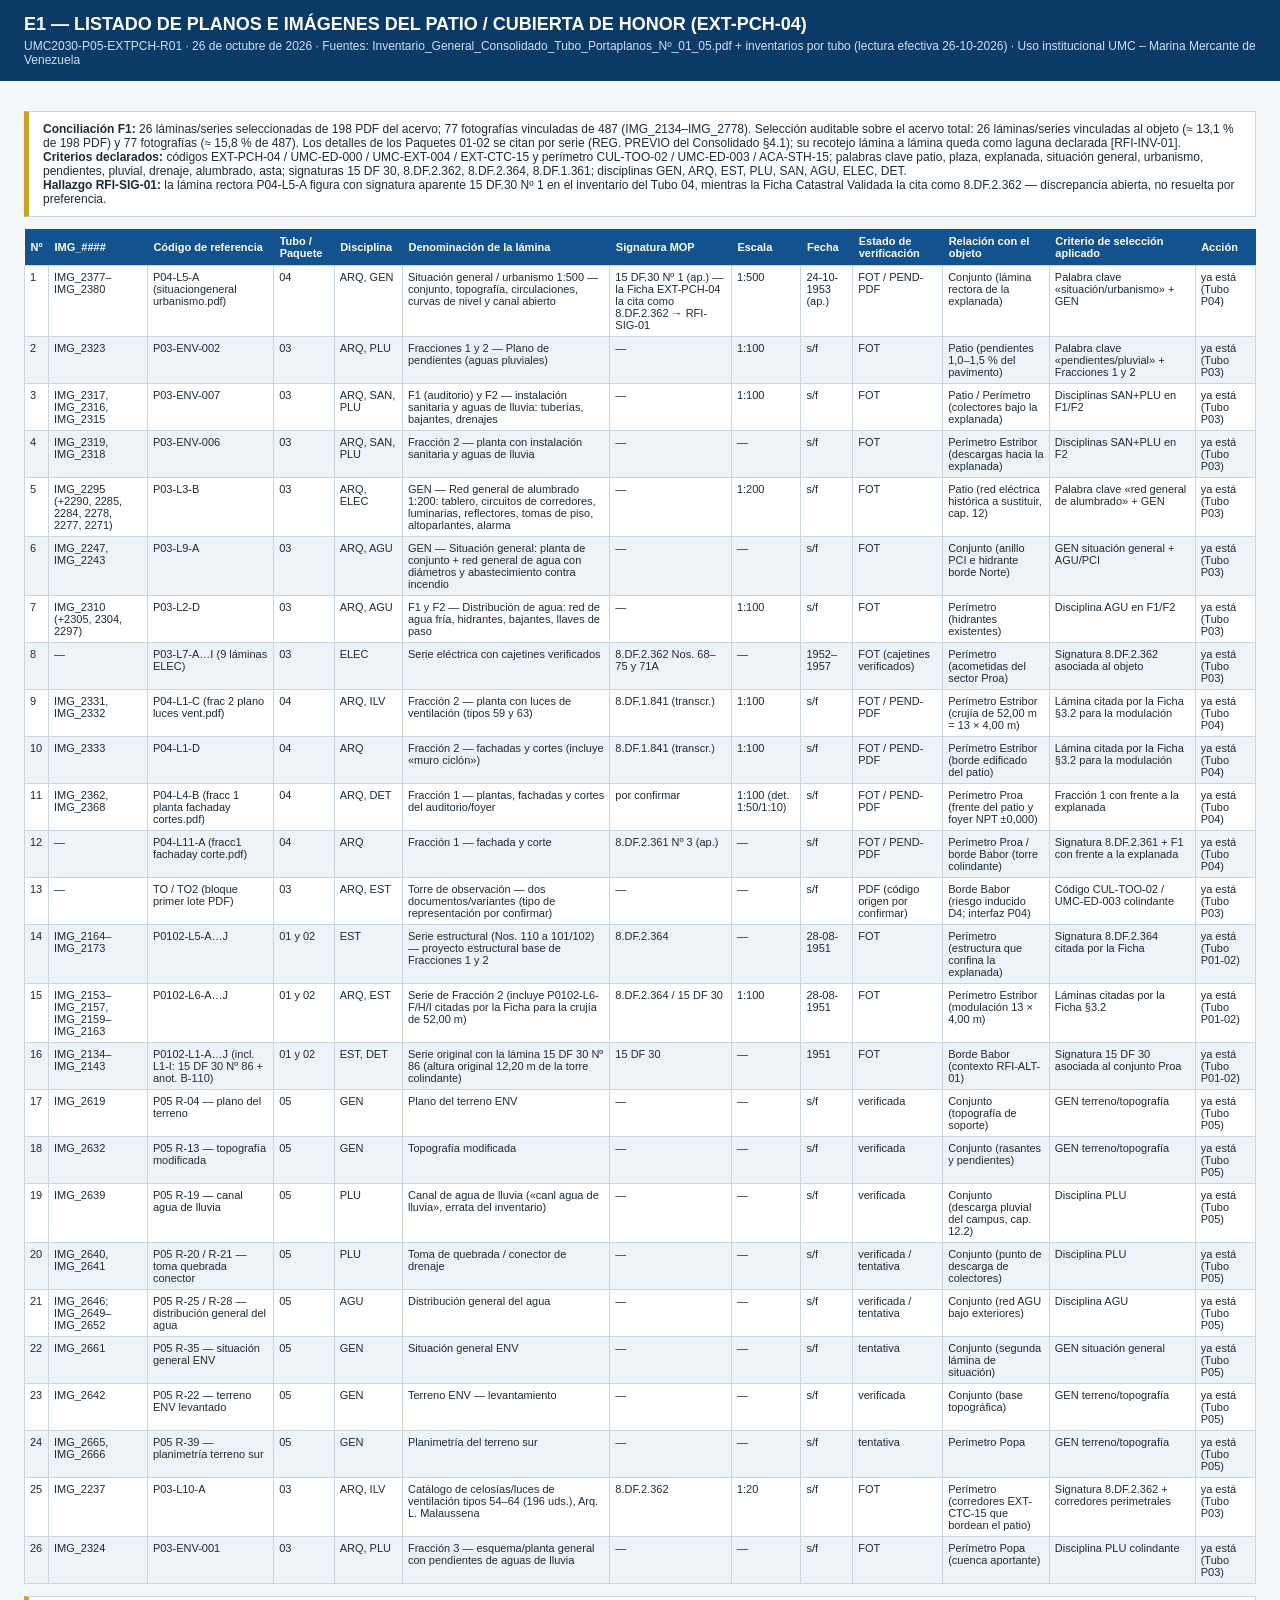
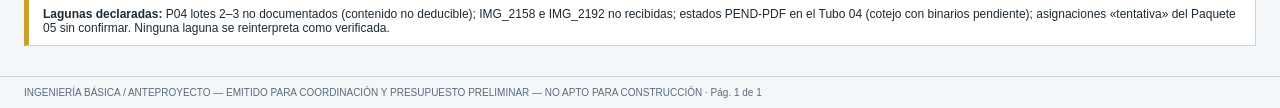
<file: P05/entregables/UMC2030-P05-EXTPCH-R01_LISTADO-PLANOS-IMAGENES_PATIO-DE-HONOR.html>
<!DOCTYPE html><html lang="es"><head><meta charset="utf-8">
<title>UMC2030-P05-EXTPCH-R01 — E1 Listado de planos e imágenes — Patio de Honor</title>
<style>
body{font-family:Helvetica,Arial,sans-serif;margin:0;color:#1c2b36;background:#f4f7fa}
header{background:#0b3a66;color:#fff;padding:14px 24px}
header h1{font-size:18px;margin:0} header p{margin:4px 0 0;font-size:12px;color:#cfe0f0}
main{padding:18px 24px}
table{border-collapse:collapse;width:100%;font-size:11px;background:#fff}
th{background:#11528f;color:#fff;padding:6px;text-align:left;position:sticky;top:0}
td{border:1px solid #c9d6e2;padding:5px;vertical-align:top}
tr:nth-child(even){background:#eef3f8}
.box{background:#fff;border:1px solid #c9d6e2;border-left:5px solid #c9a227;padding:10px 14px;margin:12px 0;font-size:12px}
footer{font-size:10px;color:#5a6b7a;padding:10px 24px;border-top:1px solid #c9d6e2}
@media print{@page{size:A4 landscape;margin:12mm} th{position:static}}
</style></head><body>
<header><h1>E1 — LISTADO DE PLANOS E IMÁGENES DEL PATIO / CUBIERTA DE HONOR (EXT-PCH-04)</h1>
<p>UMC2030-P05-EXTPCH-R01 · 26 de octubre de 2026 · Fuentes: Inventario_General_Consolidado_Tubo_Portaplanos_Nº_01_05.pdf + inventarios por tubo (lectura efectiva 26-10-2026) · Uso institucional UMC – Marina Mercante de Venezuela</p></header>
<main>
<div class="box"><b>Conciliación F1:</b> 26 láminas/series seleccionadas de 198 PDF del acervo;
77 fotografías vinculadas de 487 (IMG_2134–IMG_2778). Selección auditable sobre el acervo total: 26 láminas/series vinculadas al objeto (≈ 13,1 % de 198 PDF) y 77 fotografías (≈ 15,8 % de 487). Los detalles de los Paquetes 01-02 se citan por serie (REG. PREVIO del Consolidado §4.1); su recotejo lámina a lámina queda como laguna declarada [RFI-INV-01].
<br><b>Criterios declarados:</b> códigos EXT-PCH-04 / UMC-ED-000 / UMC-EXT-004 / EXT-CTC-15 y perímetro CUL-TOO-02 / UMC-ED-003 / ACA-STH-15;
palabras clave patio, plaza, explanada, situación general, urbanismo, pendientes, pluvial, drenaje, alumbrado, asta;
signaturas 15 DF 30, 8.DF.2.362, 8.DF.2.364, 8.DF.1.361; disciplinas GEN, ARQ, EST, PLU, SAN, AGU, ELEC, DET.
<br><b>Hallazgo RFI-SIG-01:</b> la lámina rectora P04-L5-A figura con signatura aparente 15 DF.30 Nº 1 en el inventario del Tubo 04,
mientras la Ficha Catastral Validada la cita como 8.DF.2.362 — discrepancia abierta, no resuelta por preferencia.</div>
<table><thead><tr><th>Nº</th><th>IMG_####</th><th>Código de referencia</th><th>Tubo / Paquete</th><th>Disciplina</th><th>Denominación de la lámina</th><th>Signatura MOP</th><th>Escala</th><th>Fecha</th><th>Estado de verificación</th><th>Relación con el objeto</th><th>Criterio de selección aplicado</th><th>Acción</th></tr></thead><tbody><tr><td>1</td><td>IMG_2377–IMG_2380</td><td>P04-L5-A (situaciongeneral urbanismo.pdf)</td><td>04</td><td>ARQ, GEN</td><td>Situación general / urbanismo 1:500 — conjunto, topografía, circulaciones, curvas de nivel y canal abierto</td><td>15 DF.30 Nº 1 (ap.) — la Ficha EXT-PCH-04 la cita como 8.DF.2.362 → RFI-SIG-01</td><td>1:500</td><td>24-10-1953 (ap.)</td><td>FOT / PEND-PDF</td><td>Conjunto (lámina rectora de la explanada)</td><td>Palabra clave «situación/urbanismo» + GEN</td><td>ya está (Tubo P04)</td></tr><tr><td>2</td><td>IMG_2323</td><td>P03-ENV-002</td><td>03</td><td>ARQ, PLU</td><td>Fracciones 1 y 2 — Plano de pendientes (aguas pluviales)</td><td>—</td><td>1:100</td><td>s/f</td><td>FOT</td><td>Patio (pendientes 1,0–1,5 % del pavimento)</td><td>Palabra clave «pendientes/pluvial» + Fracciones 1 y 2</td><td>ya está (Tubo P03)</td></tr><tr><td>3</td><td>IMG_2317, IMG_2316, IMG_2315</td><td>P03-ENV-007</td><td>03</td><td>ARQ, SAN, PLU</td><td>F1 (auditorio) y F2 — instalación sanitaria y aguas de lluvia: tuberías, bajantes, drenajes</td><td>—</td><td>1:100</td><td>s/f</td><td>FOT</td><td>Patio / Perímetro (colectores bajo la explanada)</td><td>Disciplinas SAN+PLU en F1/F2</td><td>ya está (Tubo P03)</td></tr><tr><td>4</td><td>IMG_2319, IMG_2318</td><td>P03-ENV-006</td><td>03</td><td>ARQ, SAN, PLU</td><td>Fracción 2 — planta con instalación sanitaria y aguas de lluvia</td><td>—</td><td>—</td><td>s/f</td><td>FOT</td><td>Perímetro Estribor (descargas hacia la explanada)</td><td>Disciplinas SAN+PLU en F2</td><td>ya está (Tubo P03)</td></tr><tr><td>5</td><td>IMG_2295 (+2290, 2285, 2284, 2278, 2277, 2271)</td><td>P03-L3-B</td><td>03</td><td>ARQ, ELEC</td><td>GEN — Red general de alumbrado 1:200: tablero, circuitos de corredores, luminarias, reflectores, tomas de piso, altoparlantes, alarma</td><td>—</td><td>1:200</td><td>s/f</td><td>FOT</td><td>Patio (red eléctrica histórica a sustituir, cap. 12)</td><td>Palabra clave «red general de alumbrado» + GEN</td><td>ya está (Tubo P03)</td></tr><tr><td>6</td><td>IMG_2247, IMG_2243</td><td>P03-L9-A</td><td>03</td><td>ARQ, AGU</td><td>GEN — Situación general: planta de conjunto + red general de agua con diámetros y abastecimiento contra incendio</td><td>—</td><td>—</td><td>s/f</td><td>FOT</td><td>Conjunto (anillo PCI e hidrante borde Norte)</td><td>GEN situación general + AGU/PCI</td><td>ya está (Tubo P03)</td></tr><tr><td>7</td><td>IMG_2310 (+2305, 2304, 2297)</td><td>P03-L2-D</td><td>03</td><td>ARQ, AGU</td><td>F1 y F2 — Distribución de agua: red de agua fría, hidrantes, bajantes, llaves de paso</td><td>—</td><td>1:100</td><td>s/f</td><td>FOT</td><td>Perímetro (hidrantes existentes)</td><td>Disciplina AGU en F1/F2</td><td>ya está (Tubo P03)</td></tr><tr><td>8</td><td>—</td><td>P03-L7-A…I (9 láminas ELEC)</td><td>03</td><td>ELEC</td><td>Serie eléctrica con cajetines verificados</td><td>8.DF.2.362 Nos. 68–75 y 71A</td><td>—</td><td>1952–1957</td><td>FOT (cajetines verificados)</td><td>Perímetro (acometidas del sector Proa)</td><td>Signatura 8.DF.2.362 asociada al objeto</td><td>ya está (Tubo P03)</td></tr><tr><td>9</td><td>IMG_2331, IMG_2332</td><td>P04-L1-C (frac 2 plano luces vent.pdf)</td><td>04</td><td>ARQ, ILV</td><td>Fracción 2 — planta con luces de ventilación (tipos 59 y 63)</td><td>8.DF.1.841 (transcr.)</td><td>1:100</td><td>s/f</td><td>FOT / PEND-PDF</td><td>Perímetro Estribor (crujía de 52,00 m = 13 × 4,00 m)</td><td>Lámina citada por la Ficha §3.2 para la modulación</td><td>ya está (Tubo P04)</td></tr><tr><td>10</td><td>IMG_2333</td><td>P04-L1-D</td><td>04</td><td>ARQ</td><td>Fracción 2 — fachadas y cortes (incluye «muro ciclón»)</td><td>8.DF.1.841 (transcr.)</td><td>1:100</td><td>s/f</td><td>FOT / PEND-PDF</td><td>Perímetro Estribor (borde edificado del patio)</td><td>Lámina citada por la Ficha §3.2 para la modulación</td><td>ya está (Tubo P04)</td></tr><tr><td>11</td><td>IMG_2362, IMG_2368</td><td>P04-L4-B (fracc 1 planta fachaday cortes.pdf)</td><td>04</td><td>ARQ, DET</td><td>Fracción 1 — plantas, fachadas y cortes del auditorio/foyer</td><td>por confirmar</td><td>1:100 (det. 1:50/1:10)</td><td>s/f</td><td>FOT / PEND-PDF</td><td>Perímetro Proa (frente del patio y foyer NPT ±0,000)</td><td>Fracción 1 con frente a la explanada</td><td>ya está (Tubo P04)</td></tr><tr><td>12</td><td>—</td><td>P04-L11-A (fracc1 fachaday corte.pdf)</td><td>04</td><td>ARQ</td><td>Fracción 1 — fachada y corte</td><td>8.DF.2.361 Nº 3 (ap.)</td><td>—</td><td>s/f</td><td>FOT / PEND-PDF</td><td>Perímetro Proa / borde Babor (torre colindante)</td><td>Signatura 8.DF.2.361 + F1 con frente a la explanada</td><td>ya está (Tubo P04)</td></tr><tr><td>13</td><td>—</td><td>TO / TO2 (bloque primer lote PDF)</td><td>03</td><td>ARQ, EST</td><td>Torre de observación — dos documentos/variantes (tipo de representación por confirmar)</td><td>—</td><td>—</td><td>s/f</td><td>PDF (código origen por confirmar)</td><td>Borde Babor (riesgo inducido D4; interfaz P04)</td><td>Código CUL-TOO-02 / UMC-ED-003 colindante</td><td>ya está (Tubo P03)</td></tr><tr><td>14</td><td>IMG_2164–IMG_2173</td><td>P0102-L5-A…J</td><td>01 y 02</td><td>EST</td><td>Serie estructural (Nos. 110 a 101/102) — proyecto estructural base de Fracciones 1 y 2</td><td>8.DF.2.364</td><td>—</td><td>28-08-1951</td><td>FOT</td><td>Perímetro (estructura que confina la explanada)</td><td>Signatura 8.DF.2.364 citada por la Ficha</td><td>ya está (Tubo P01-02)</td></tr><tr><td>15</td><td>IMG_2153–IMG_2157, IMG_2159–IMG_2163</td><td>P0102-L6-A…J</td><td>01 y 02</td><td>ARQ, EST</td><td>Serie de Fracción 2 (incluye P0102-L6-F/H/I citadas por la Ficha para la crujía de 52,00 m)</td><td>8.DF.2.364 / 15 DF 30</td><td>1:100</td><td>28-08-1951</td><td>FOT</td><td>Perímetro Estribor (modulación 13 × 4,00 m)</td><td>Láminas citadas por la Ficha §3.2</td><td>ya está (Tubo P01-02)</td></tr><tr><td>16</td><td>IMG_2134–IMG_2143</td><td>P0102-L1-A…J (incl. L1-I: 15 DF 30 Nº 86 + anot. B-110)</td><td>01 y 02</td><td>EST, DET</td><td>Serie original con la lámina 15 DF 30 Nº 86 (altura original 12,20 m de la torre colindante)</td><td>15 DF 30</td><td>—</td><td>1951</td><td>FOT</td><td>Borde Babor (contexto RFI-ALT-01)</td><td>Signatura 15 DF 30 asociada al conjunto Proa</td><td>ya está (Tubo P01-02)</td></tr><tr><td>17</td><td>IMG_2619</td><td>P05 R-04 — plano del terreno</td><td>05</td><td>GEN</td><td>Plano del terreno ENV</td><td>—</td><td>—</td><td>s/f</td><td>verificada</td><td>Conjunto (topografía de soporte)</td><td>GEN terreno/topografía</td><td>ya está (Tubo P05)</td></tr><tr><td>18</td><td>IMG_2632</td><td>P05 R-13 — topografía modificada</td><td>05</td><td>GEN</td><td>Topografía modificada</td><td>—</td><td>—</td><td>s/f</td><td>verificada</td><td>Conjunto (rasantes y pendientes)</td><td>GEN terreno/topografía</td><td>ya está (Tubo P05)</td></tr><tr><td>19</td><td>IMG_2639</td><td>P05 R-19 — canal agua de lluvia</td><td>05</td><td>PLU</td><td>Canal de agua de lluvia («canl agua de lluvia», errata del inventario)</td><td>—</td><td>—</td><td>s/f</td><td>verificada</td><td>Conjunto (descarga pluvial del campus, cap. 12.2)</td><td>Disciplina PLU</td><td>ya está (Tubo P05)</td></tr><tr><td>20</td><td>IMG_2640, IMG_2641</td><td>P05 R-20 / R-21 — toma quebrada conector</td><td>05</td><td>PLU</td><td>Toma de quebrada / conector de drenaje</td><td>—</td><td>—</td><td>s/f</td><td>verificada / tentativa</td><td>Conjunto (punto de descarga de colectores)</td><td>Disciplina PLU</td><td>ya está (Tubo P05)</td></tr><tr><td>21</td><td>IMG_2646; IMG_2649–IMG_2652</td><td>P05 R-25 / R-28 — distribución general del agua</td><td>05</td><td>AGU</td><td>Distribución general del agua</td><td>—</td><td>—</td><td>s/f</td><td>verificada / tentativa</td><td>Conjunto (red AGU bajo exteriores)</td><td>Disciplina AGU</td><td>ya está (Tubo P05)</td></tr><tr><td>22</td><td>IMG_2661</td><td>P05 R-35 — situación general ENV</td><td>05</td><td>GEN</td><td>Situación general ENV</td><td>—</td><td>—</td><td>s/f</td><td>tentativa</td><td>Conjunto (segunda lámina de situación)</td><td>GEN situación general</td><td>ya está (Tubo P05)</td></tr><tr><td>23</td><td>IMG_2642</td><td>P05 R-22 — terreno ENV levantado</td><td>05</td><td>GEN</td><td>Terreno ENV — levantamiento</td><td>—</td><td>—</td><td>s/f</td><td>verificada</td><td>Conjunto (base topográfica)</td><td>GEN terreno/topografía</td><td>ya está (Tubo P05)</td></tr><tr><td>24</td><td>IMG_2665, IMG_2666</td><td>P05 R-39 — planimetría terreno sur</td><td>05</td><td>GEN</td><td>Planimetría del terreno sur</td><td>—</td><td>—</td><td>s/f</td><td>tentativa</td><td>Perímetro Popa</td><td>GEN terreno/topografía</td><td>ya está (Tubo P05)</td></tr><tr><td>25</td><td>IMG_2237</td><td>P03-L10-A</td><td>03</td><td>ARQ, ILV</td><td>Catálogo de celosías/luces de ventilación tipos 54–64 (196 uds.), Arq. L. Malaussena</td><td>8.DF.2.362</td><td>1:20</td><td>s/f</td><td>FOT</td><td>Perímetro (corredores EXT-CTC-15 que bordean el patio)</td><td>Signatura 8.DF.2.362 + corredores perimetrales</td><td>ya está (Tubo P03)</td></tr><tr><td>26</td><td>IMG_2324</td><td>P03-ENV-001</td><td>03</td><td>ARQ, PLU</td><td>Fracción 3 — esquema/planta general con pendientes de aguas de lluvia</td><td>—</td><td>—</td><td>s/f</td><td>FOT</td><td>Perímetro Popa (cuenca aportante)</td><td>Disciplina PLU colindante</td><td>ya está (Tubo P03)</td></tr></tbody></table>
<div class="box"><b>Lagunas declaradas:</b> P04 lotes 2–3 no documentados (contenido no deducible);
IMG_2158 e IMG_2192 no recibidas; estados PEND-PDF en el Tubo 04 (cotejo con binarios pendiente);
asignaciones «tentativa» del Paquete 05 sin confirmar. Ninguna laguna se reinterpreta como verificada.</div>
</main><footer>INGENIERÍA BÁSICA / ANTEPROYECTO — EMITIDO PARA COORDINACIÓN Y PRESUPUESTO PRELIMINAR — NO APTO PARA CONSTRUCCIÓN · Pág. 1 de 1</footer></body></html>
</file>
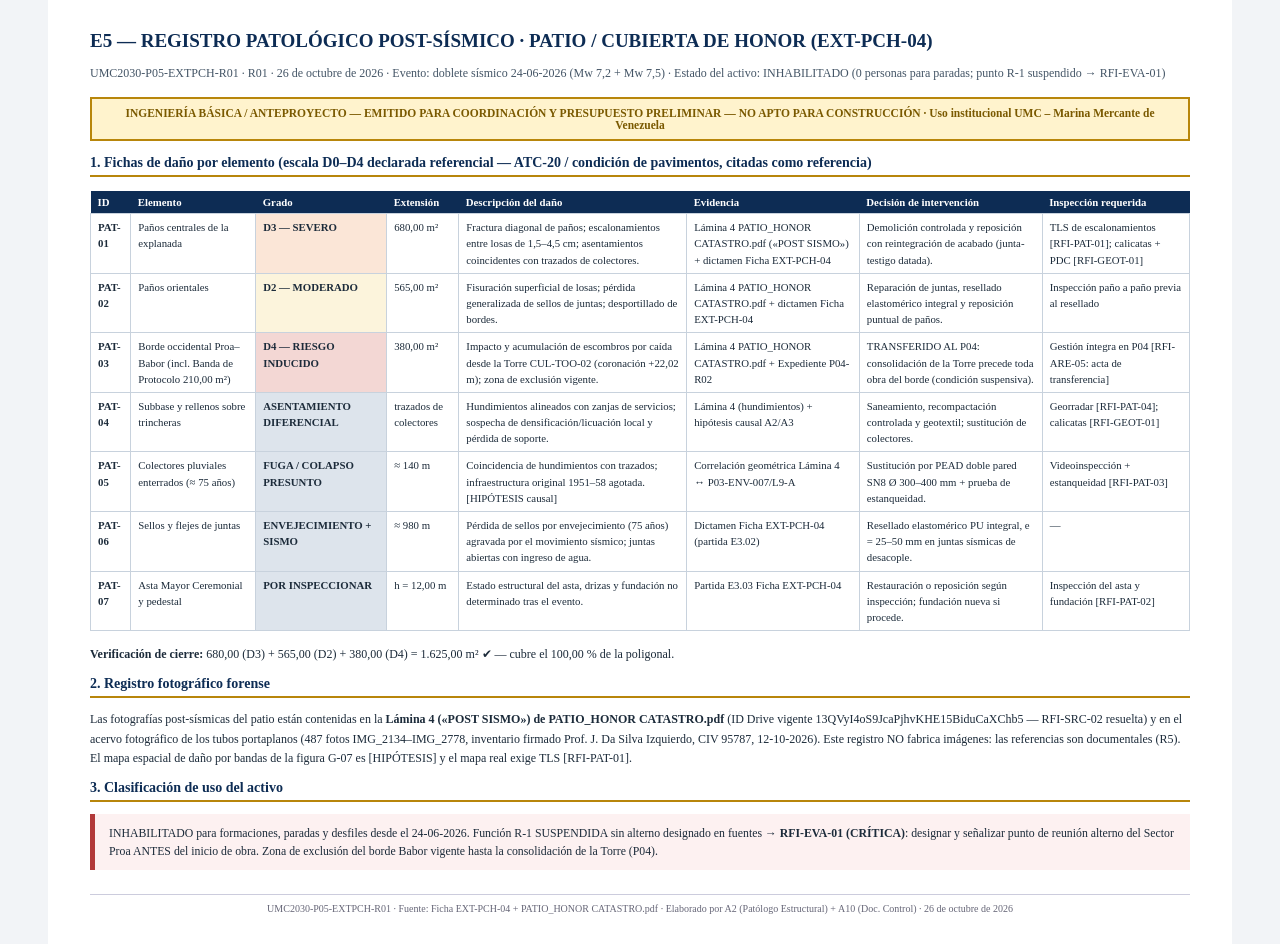
<file: P05/entregables/UMC2030-P05-EXTPCH-R01_REGISTRO-PATOLOGICO-POST-SISMICO_PATIO-DE-HONOR.html>
<!DOCTYPE html><html lang="es"><head><meta charset="utf-8"><title>UMC2030-P05-EXTPCH-R01 — E5</title><style>
body{font-family:Georgia,serif;margin:0;background:#f2f4f7;color:#1c2b3a}
.page{max-width:1100px;margin:0 auto;background:#fff;padding:30px 42px}
h1{font-size:19px;color:#0d2c54;margin:0} .m{font-size:12px;color:#456}
.sello{background:#fff3cd;border:2px solid #b8860b;color:#7a5900;font-weight:bold;font-size:11.5px;padding:8px;text-align:center;margin:14px 0}
table{border-collapse:collapse;width:100%;font-size:10.8px;margin:14px 0}
th{background:#0d2c54;color:#fff;padding:5px 7px;text-align:left}td{border:1px solid #c8d2dd;padding:5px 7px;vertical-align:top;line-height:1.5}
.d3{background:#e8833a33;font-weight:bold}.d2{background:#f0c95233;font-weight:bold}.d4{background:#c0392b33;font-weight:bold}.dx{background:#dde4ec;font-weight:bold}
.box{border-left:5px solid #b23a3a;background:#fdf1f1;padding:10px 14px;font-size:11.8px;margin:12px 0;line-height:1.55}
h2{font-size:14px;color:#0d2c54;border-bottom:2px solid #b8860b;padding-bottom:4px}
p{font-size:12px;line-height:1.6}footer{font-size:10px;color:#667;border-top:1px solid #ccd;margin-top:24px;padding-top:8px;text-align:center}</style></head>
<body><div class="page">
<h1>E5 — REGISTRO PATOLÓGICO POST-SÍSMICO · PATIO / CUBIERTA DE HONOR (EXT-PCH-04)</h1>
<p class="m">UMC2030-P05-EXTPCH-R01 · R01 · 26 de octubre de 2026 · Evento: doblete sísmico 24-06-2026 (Mw 7,2 + Mw 7,5) · Estado del activo: INHABILITADO (0 personas para paradas; punto R-1 suspendido → RFI-EVA-01)</p>
<div class="sello">INGENIERÍA BÁSICA / ANTEPROYECTO — EMITIDO PARA COORDINACIÓN Y PRESUPUESTO PRELIMINAR — NO APTO PARA CONSTRUCCIÓN · Uso institucional UMC – Marina Mercante de Venezuela</div>
<h2>1. Fichas de daño por elemento (escala D0–D4 declarada referencial — ATC-20 / condición de pavimentos, citadas como referencia)</h2>
<table><tr><th>ID</th><th>Elemento</th><th>Grado</th><th>Extensión</th><th>Descripción del daño</th><th>Evidencia</th><th>Decisión de intervención</th><th>Inspección requerida</th></tr><tr><td><b>PAT-01</b></td><td>Paños centrales de la explanada</td><td class='d3'>D3 — SEVERO</td><td>680,00 m²</td><td>Fractura diagonal de paños; escalonamientos entre losas de 1,5–4,5 cm; asentamientos coincidentes con trazados de colectores.</td><td>Lámina 4 PATIO_HONOR CATASTRO.pdf («POST SISMO») + dictamen Ficha EXT-PCH-04</td><td>Demolición controlada y reposición con reintegración de acabado (junta-testigo datada).</td><td>TLS de escalonamientos [RFI-PAT-01]; calicatas + PDC [RFI-GEOT-01]</td></tr><tr><td><b>PAT-02</b></td><td>Paños orientales</td><td class='d2'>D2 — MODERADO</td><td>565,00 m²</td><td>Fisuración superficial de losas; pérdida generalizada de sellos de juntas; desportillado de bordes.</td><td>Lámina 4 PATIO_HONOR CATASTRO.pdf + dictamen Ficha EXT-PCH-04</td><td>Reparación de juntas, resellado elastomérico integral y reposición puntual de paños.</td><td>Inspección paño a paño previa al resellado</td></tr><tr><td><b>PAT-03</b></td><td>Borde occidental Proa–Babor (incl. Banda de Protocolo 210,00 m²)</td><td class='d4'>D4 — RIESGO INDUCIDO</td><td>380,00 m²</td><td>Impacto y acumulación de escombros por caída desde la Torre CUL-TOO-02 (coronación +22,02 m); zona de exclusión vigente.</td><td>Lámina 4 PATIO_HONOR CATASTRO.pdf + Expediente P04-R02</td><td>TRANSFERIDO AL P04: consolidación de la Torre precede toda obra del borde (condición suspensiva).</td><td>Gestión íntegra en P04 [RFI-ARE-05: acta de transferencia]</td></tr><tr><td><b>PAT-04</b></td><td>Subbase y rellenos sobre trincheras</td><td class='dx'>ASENTAMIENTO DIFERENCIAL</td><td>trazados de colectores</td><td>Hundimientos alineados con zanjas de servicios; sospecha de densificación/licuación local y pérdida de soporte.</td><td>Lámina 4 (hundimientos) + hipótesis causal A2/A3</td><td>Saneamiento, recompactación controlada y geotextil; sustitución de colectores.</td><td>Georradar [RFI-PAT-04]; calicatas [RFI-GEOT-01]</td></tr><tr><td><b>PAT-05</b></td><td>Colectores pluviales enterrados (≈ 75 años)</td><td class='dx'>FUGA / COLAPSO PRESUNTO</td><td>≈ 140 m</td><td>Coincidencia de hundimientos con trazados; infraestructura original 1951–58 agotada. [HIPÓTESIS causal]</td><td>Correlación geométrica Lámina 4 ↔ P03-ENV-007/L9-A</td><td>Sustitución por PEAD doble pared SN8 Ø 300–400 mm + prueba de estanqueidad.</td><td>Videoinspección + estanqueidad [RFI-PAT-03]</td></tr><tr><td><b>PAT-06</b></td><td>Sellos y flejes de juntas</td><td class='dx'>ENVEJECIMIENTO + SISMO</td><td>≈ 980 m</td><td>Pérdida de sellos por envejecimiento (75 años) agravada por el movimiento sísmico; juntas abiertas con ingreso de agua.</td><td>Dictamen Ficha EXT-PCH-04 (partida E3.02)</td><td>Resellado elastomérico PU integral, e = 25–50 mm en juntas sísmicas de desacople.</td><td>—</td></tr><tr><td><b>PAT-07</b></td><td>Asta Mayor Ceremonial y pedestal</td><td class='dx'>POR INSPECCIONAR</td><td>h = 12,00 m</td><td>Estado estructural del asta, drizas y fundación no determinado tras el evento.</td><td>Partida E3.03 Ficha EXT-PCH-04</td><td>Restauración o reposición según inspección; fundación nueva si procede.</td><td>Inspección del asta y fundación [RFI-PAT-02]</td></tr></table>
<p><b>Verificación de cierre:</b> 680,00 (D3) + 565,00 (D2) + 380,00 (D4) = 1.625,00 m² ✔ — cubre el 100,00 % de la poligonal.</p>
<h2>2. Registro fotográfico forense</h2>
<p>Las fotografías post-sísmicas del patio están contenidas en la <b>Lámina 4 («POST SISMO») de PATIO_HONOR CATASTRO.pdf</b>
(ID Drive vigente 13QVyI4oS9JcaPjhvKHE15BiduCaXChb5 — RFI-SRC-02 resuelta) y en el acervo fotográfico de los tubos
portaplanos (487 fotos IMG_2134–IMG_2778, inventario firmado Prof. J. Da Silva Izquierdo, CIV 95787, 12-10-2026).
Este registro NO fabrica imágenes: las referencias son documentales (R5). El mapa espacial de daño por bandas de la
figura G-07 es [HIPÓTESIS] y el mapa real exige TLS [RFI-PAT-01].</p>
<h2>3. Clasificación de uso del activo</h2>
<div class="box">INHABILITADO para formaciones, paradas y desfiles desde el 24-06-2026. Función R-1 SUSPENDIDA sin
alterno designado en fuentes → <b>RFI-EVA-01 (CRÍTICA)</b>: designar y señalizar punto de reunión alterno del Sector
Proa ANTES del inicio de obra. Zona de exclusión del borde Babor vigente hasta la consolidación de la Torre (P04).</div>
<footer>UMC2030-P05-EXTPCH-R01 · Fuente: Ficha EXT-PCH-04 + PATIO_HONOR CATASTRO.pdf · Elaborado por A2 (Patólogo Estructural) + A10 (Doc. Control) · 26 de octubre de 2026</footer>
</div></body></html>
</file>
